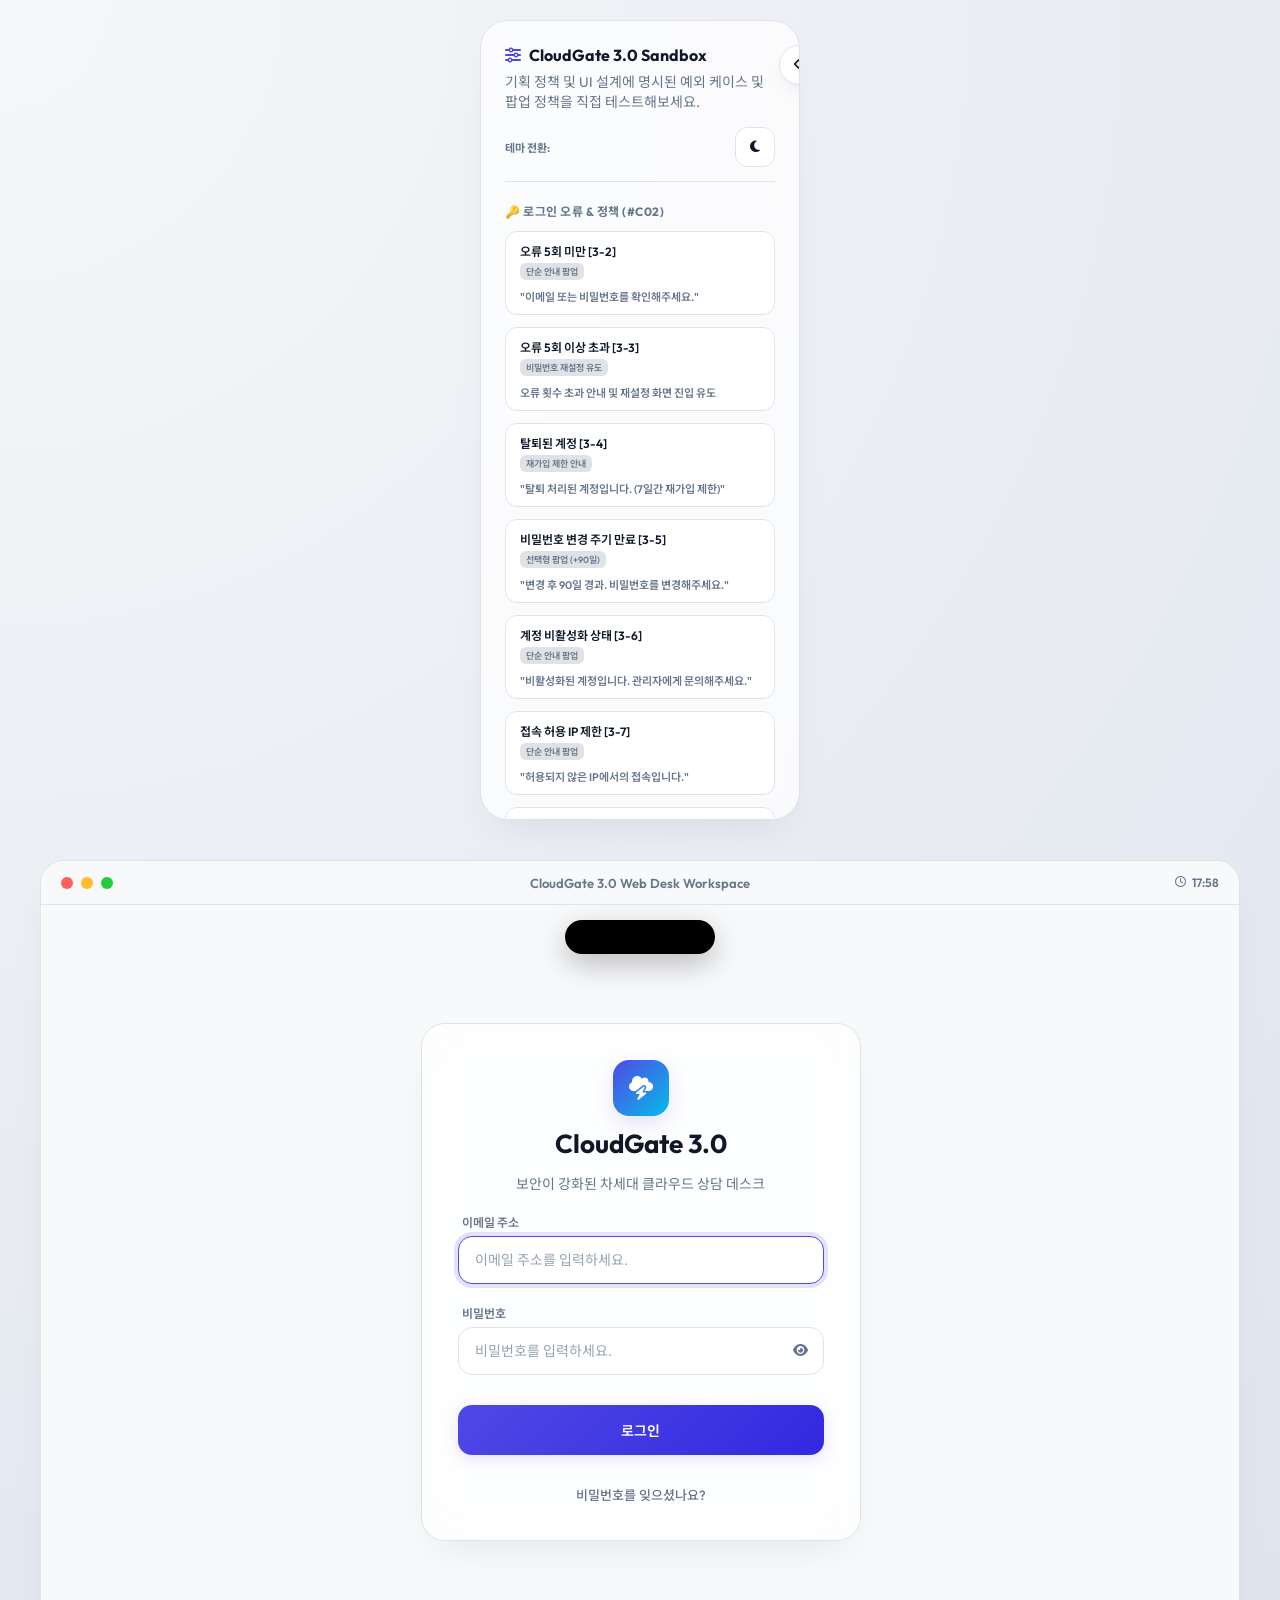
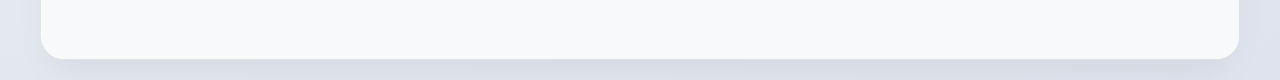
<file: index.html>
<!DOCTYPE html>
<html lang="ko" data-theme="light">
<head>
  <meta charset="UTF-8">
  <meta name="viewport" content="width=device-width, initial-scale=1.0">
  <title>CloudGate 3.0 Mobile Prototype</title>
  <!-- FontAwesome Icons -->
  <link rel="stylesheet" href="https://cdnjs.cloudflare.com/ajax/libs/font-awesome/6.4.0/css/all.min.css">
  <!-- Core Design System -->
  <link rel="stylesheet" href="style.css">
</head>
<body>

  <div class="app-container">
    
    <!-- --- [LEFT SIDE] INTERACTIVE POLICY CONTROLLER --- -->
    <div class="control-panel" id="control-panel">
      <button class="control-panel-toggle" id="control-panel-toggle" aria-label="제어판 접기/펴기">
        <i class="fa-solid fa-angles-left"></i>
      </button>
      <div class="panel-header">
        <h2>
          <i class="fa-solid fa-sliders-h" style="color: var(--primary-color);"></i>
          CloudGate 3.0 Sandbox
        </h2>
        <p>기획 정책 및 UI 설계에 명시된 예외 케이스 및 팝업 정책을 직접 테스트해보세요.</p>
        
        <!-- Theme Toggle & Status Summary -->
        <div style="display: flex; align-items: center; justify-content: space-between; margin-top: 10px;">
          <span style="font-size: 11px; font-weight: 700; color: var(--text-secondary);">테마 전환:</span>
          <button class="theme-toggle-btn" id="theme-toggle" aria-label="테마 전환">
            <i class="fa-solid fa-moon"></i>
          </button>
        </div>
      </div>

      <!-- Section: Login & Authentication Policies -->
      <div class="panel-section">
        <h3>🔑 로그인 오류 & 정책 (#C02)</h3>
        
        <button class="policy-btn" data-policy="wrong-pw">
          <span class="title">오류 5회 미만 [3-2]</span>
          <span class="tag">단순 안내 팝업</span>
          <p style="font-size: 11px; margin-top: 4px;">"이메일 또는 비밀번호를 확인해주세요."</p>
        </button>

        <button class="policy-btn" data-policy="too-many-fails">
          <span class="title">오류 5회 이상 초과 [3-3]</span>
          <span class="tag">비밀번호 재설정 유도</span>
          <p style="font-size: 11px; margin-top: 4px;">오류 횟수 초과 안내 및 재설정 화면 진입 유도</p>
        </button>

        <button class="policy-btn" data-policy="withdrawn-acc">
          <span class="title">탈퇴된 계정 [3-4]</span>
          <span class="tag">재가입 제한 안내</span>
          <p style="font-size: 11px; margin-top: 4px;">"탈퇴 처리된 계정입니다. (7일간 재가입 제한)"</p>
        </button>

        <button class="policy-btn" data-policy="pw-expired">
          <span class="title">비밀번호 변경 주기 만료 [3-5]</span>
          <span class="tag">선택형 팝업 (+90일)</span>
          <p style="font-size: 11px; margin-top: 4px;">"변경 후 90일 경과. 비밀번호를 변경해주세요."</p>
        </button>

        <button class="policy-btn" data-policy="account-disabled">
          <span class="title">계정 비활성화 상태 [3-6]</span>
          <span class="tag">단순 안내 팝업</span>
          <p style="font-size: 11px; margin-top: 4px;">"비활성화된 계정입니다. 관리자에게 문의해주세요."</p>
        </button>

        <button class="policy-btn" data-policy="ip-restricted">
          <span class="title">접속 허용 IP 제한 [3-7]</span>
          <span class="tag">단순 안내 팝업</span>
          <p style="font-size: 11px; margin-top: 4px;">"허용되지 않은 IP에서의 접속입니다."</p>
        </button>

        <button class="policy-btn" data-policy="double-login">
          <span class="title">중복 로그인 시도 [3-8]</span>
          <span class="tag">선택형 팝업</span>
          <p style="font-size: 11px; margin-top: 4px;">"다른 기기에서 로그인 중입니다. 접속하시겠습니까?"</p>
        </button>
      </div>

      <!-- Section: Auto-Logout policies -->
      <div class="panel-section">
        <h3>⏳ 자동 로그아웃 정책 (Sec 4)</h3>
        
        <button class="policy-btn" data-policy="force-logout-other">
          <span class="title">타 기기 로그인 강제 로그아웃 [7-1]</span>
          <span class="tag">강제 로그아웃</span>
          <p style="font-size: 11px; margin-top: 4px;">타 계정 강제 로그인 감지에 따른 세션 종료</p>
        </button>

        <button class="policy-btn" data-policy="auto-logout">
          <span class="title">자동 로그아웃 실행 [7-2]</span>
          <span class="tag">강제 로그아웃</span>
          <p style="font-size: 11px; margin-top: 4px;">보안 정책에 따라 세션 만료 및 로그인 창 리로드</p>
        </button>

        <button class="policy-btn" data-policy="force-logout-permission">
          <span class="title">권한 변경 강제 로그아웃 [7-3]</span>
          <span class="tag">강제 로그아웃</span>
          <p style="font-size: 11px; margin-top: 4px;">워크플레이스 내 사용자 권한 변경으로 강제 로그아웃</p>
        </button>
      </div>

      <!-- Section: Sandbox My Info Settings Controllers -->
      <div class="panel-section">
        <h3>⚙️ 내정보 설정 테스트 제어</h3>
        
        <div style="display: flex; flex-direction: column; gap: 10px; padding: 12px; background: var(--bg-phone); border: 1.5px solid var(--border-color); border-radius: 12px; margin-top: 8px;">
          
          <div style="display: flex; flex-direction: column; gap: 4px;">
            <label for="test-user-role" style="font-size: 11px; font-weight: 700; color: var(--text-secondary);">현재 테스트 계정 권한</label>
            <div class="select-wrapper" style="width: 100%;">
              <select id="test-user-role" style="width: 100%; padding: 8px 12px; border-radius: 8px; border: 1.5px solid var(--border-color); background: var(--bg-surface); color: var(--text-primary); font-family: var(--font-family); font-size: 12px;">
                <option value="owner" selected>소유자 (Owner)</option>
                <option value="admin">관리자 (Admin)</option>
                <option value="member">멤버 (Member)</option>
              </select>
            </div>
          </div>

          <div style="display: flex; align-items: center; gap: 8px; margin-top: 4px;">
            <input type="checkbox" id="test-ongoing-chat" style="width: 15px; height: 15px; accent-color: var(--primary-color); cursor: pointer;">
            <label for="test-ongoing-chat" style="font-size: 11px; font-weight: 700; color: var(--text-secondary); cursor: pointer; user-select: none;">진행 중인 상담 존재 여부</label>
          </div>

        </div>
      </div>

      <!-- Instructions Link -->
      <div style="font-size: 11px; color: var(--text-tertiary); text-align: center; border-top: 1.5px solid var(--border-color); padding-top: 12px; margin-top: 10px;">
        Designed for <strong style="color: var(--primary-color);">yenvely/yeni-prototype</strong>
      </div>
    </div>

    <!-- --- [RIGHT SIDE] PREMIUM DESKTOP SaaS WEB FRAME --- -->
    <div class="web-app-frame" id="web-app-frame">
      
      <!-- Mac-style Window Header -->
      <div class="window-header">
        <div class="window-dots">
          <span class="window-dot close"></span>
          <span class="window-dot minimize"></span>
          <span class="window-dot maximize"></span>
        </div>
        <div class="window-title">CloudGate 3.0 Web Desk Workspace</div>
        
        <!-- Live clock inside window header, keeping device-time id active -->
        <div class="window-system-time">
          <i class="fa-regular fa-clock" style="font-size: 11px;"></i>
          <span id="device-time">14:02</span>
        </div>
      </div>

      <div class="web-workspace">
        
        <!-- Dynamic Island Toast Alert inside workspace -->
        <div class="dynamic-island" id="island">
          <div class="island-content" id="island-content">
            <i class="fa-solid fa-circle-check" style="color: var(--success-color);"></i>
            <span>Welcome to CloudGate</span>
          </div>
        </div>

        <!-- Sidebar Navigation (Positioned on the left inside web-workspace) -->
        <div class="bottom-nav" id="bottom-nav">
          <div class="sidebar-brand">
            <i class="fa-solid fa-cloud-bolt"></i>
            <span>CloudGate 3.0</span>
          </div>
          
          <div class="sidebar-menu">
            <div class="nav-item active" id="nav-home">
              <i class="fa-solid fa-house"></i>
              <span>홈 대시보드</span>
            </div>
            <div class="nav-item" id="nav-chat">
              <i class="fa-solid fa-comments"></i>
              <span>상담 데스크</span>
            </div>
            <div class="nav-item" id="nav-design-system">
              <i class="fa-solid fa-palette"></i>
              <span>디자인 시스템</span>
            </div>
            <div class="nav-item" id="nav-mypage">
              <i class="fa-solid fa-user"></i>
              <span>마이페이지</span>
            </div>
          </div>

          <!-- Active profile summary card in desktop sidebar -->
          <div class="sidebar-profile-card">
            <div class="sidebar-avatar" id="sidebar-avatar-initial">권</div>
            <div class="sidebar-profile-details">
              <div class="profile-name">권예은</div>
              <div class="profile-role">소유자</div>
            </div>
          </div>
        </div>

        <!-- Main Desktop Content Viewport -->
        <div class="viewport">

        <!-- --- POPUP OVERLAY (Common Modal for Policies) --- -->
        <div class="popup-overlay" id="popup-overlay">
          <div class="popup-card">
            <div class="popup-icon" id="popup-icon-box">
              <i class="fa-solid fa-circle-exclamation"></i>
            </div>
            <div class="popup-title" id="popup-title">알림</div>
            <div class="popup-body" id="popup-body">본문 내용이 표시되는 곳입니다.</div>
            <div class="popup-buttons" id="popup-buttons-container">
              <!-- Dynamically populated buttons -->
              <button class="btn btn-primary" style="padding: 10px 16px;">확인</button>
            </div>
          </div>
        </div>

        <!-- --- SCREEN 1: LOGIN (SCR-LOGIN-001) --- -->
        <div class="screen screen-login active" id="screen-login">
          <div class="login-card">
            <div class="login-header">
              <div class="service-logo">
                <i class="fa-solid fa-cloud-bolt"></i>
              </div>
              <h1>CloudGate 3.0</h1>
              <p>보안이 강화된 차세대 클라우드 상담 데스크</p>
            </div>

            <div class="login-form">
              <!-- Email Input Field -->
              <div class="input-group" id="email-group">
                <label for="email">이메일 주소</label>
                <div class="input-wrapper">
                  <input 
                    type="email" 
                    id="email" 
                    class="input-field" 
                    placeholder="이메일 주소를 입력하세요." 
                    autocomplete="email"
                    required
                  >
                </div>
                <span class="error-msg" id="email-error">
                  <i class="fa-solid fa-triangle-exclamation"></i>
                  <span class="text">필수 입력 항목입니다.</span>
                </span>
              </div>

              <!-- Password Input Field -->
              <div class="input-group" id="pw-group">
                <label for="password">비밀번호</label>
                <div class="input-wrapper">
                  <input 
                    type="password" 
                    id="password" 
                    class="input-field" 
                    placeholder="비밀번호를 입력하세요." 
                    required
                  >
                  <button type="button" class="toggle-pw" id="toggle-pw-btn" aria-label="비밀번호 보기">
                    <i class="fa-solid fa-eye" id="eye-icon"></i>
                  </button>
                </div>
                <span class="error-msg" id="pw-error">
                  <i class="fa-solid fa-triangle-exclamation"></i>
                  <span class="text">필수 입력 항목입니다.</span>
                </span>
              </div>

              <button class="btn btn-primary" id="login-btn" style="margin-top: 10px;">
                <span class="btn-text">로그인</span>
                <div class="spinner" id="login-spinner"></div>
              </button>

              <a href="#" class="forgot-pw" id="trigger-forgot-pw-link">비밀번호를 잊으셨나요?</a>
            </div>
          </div>
        </div>

        <!-- --- SCREEN 1.5: FIND & RESET PASSWORD (NEW FLOW) --- -->
        <div class="screen screen-forgot-pw" id="screen-forgot-pw">
          <div class="forgot-pw-card">
            <div style="display: flex; align-items: center; gap: 12px; margin-bottom: 12px;">
              <button class="chat-back-btn" id="forgot-pw-back-btn" aria-label="뒤로가기">
                <i class="fa-solid fa-chevron-left"></i>
              </button>
              <h2 style="font-size: 16px;">비밀번호 찾기 / 재설정</h2>
            </div>

            <!-- Step Progress Indicator -->
            <div class="steps-indicator">
              <div class="step-node active" id="step-node-1">
                <i class="fa-solid fa-shield-halved"></i>
                <span>1. 이메일 인증</span>
              </div>
              <div class="step-node" id="step-node-2">
                <i class="fa-solid fa-key"></i>
                <span>2. 새 비밀번호</span>
              </div>
            </div>

            <!-- STEP 1: Email Code Sending & Verification -->
            <div class="forgot-pw-step active" id="forgot-step-1">
              <p style="font-size: 12px; margin-bottom: 12px;">등록된 이메일 주소로 전송된 6자리 인증 코드를 작성해주세요.</p>
              
              <div class="input-group">
                <label>이메일 주소</label>
                <div class="input-wrapper" style="gap: 8px;">
                  <input type="email" id="forgot-email" class="input-field" placeholder="가입 이메일을 입력하세요.">
                  <button class="btn btn-primary" id="send-code-btn" style="padding: 12px 14px; width: auto; font-size: 12px; white-space: nowrap;">
                    코드 전송
                  </button>
                </div>
              </div>

              <div class="input-group">
                <label>인증코드 (6자리)</label>
                <input type="text" id="forgot-code" class="input-field" placeholder="인증코드 6자리를 입력하세요" disabled maxlength="6">
                
                <div class="timer-box" id="forgot-timer-box" style="display: none;">
                  <i class="fa-solid fa-clock"></i>
                  <span id="verification-timer">30:00</span>
                </div>
              </div>

              <button class="btn btn-primary" id="verify-code-btn" style="margin-top: 10px;" disabled>
                인증 완료
              </button>
            </div>

            <!-- STEP 2: Password Complexity Checklist Setting -->
            <div class="forgot-pw-step" id="forgot-step-2">
              <p style="font-size: 12px; color: var(--text-secondary); margin-bottom: 12px;">보안 정책에 부합하는 새로운 강력한 비밀번호를 설정하세요.</p>
              
              <!-- New Password Input -->
              <div class="input-group" id="forgot-new-pw-group">
                <label>새 비밀번호</label>
                <div class="input-wrapper">
                  <input type="password" id="forgot-new-pw" class="input-field" placeholder="새 비밀번호 입력">
                  <button type="button" class="toggle-pw" id="forgot-toggle-pw-1">
                    <i class="fa-solid fa-eye" id="forgot-eye-1"></i>
                  </button>
                </div>
              </div>

              <!-- Confirm Password Input -->
              <div class="input-group" id="forgot-confirm-pw-group">
                <label>비밀번호 확인</label>
                <div class="input-wrapper">
                  <input type="password" id="forgot-confirm-pw" class="input-field" placeholder="비밀번호 재확인 입력">
                  <button type="button" class="toggle-pw" id="forgot-toggle-pw-2">
                    <i class="fa-solid fa-eye" id="forgot-eye-2"></i>
                  </button>
                </div>
                <span class="error-msg" id="forgot-confirm-error">
                  <i class="fa-solid fa-triangle-exclamation"></i>
                  <span class="text">비밀번호가 일치하지 않습니다.</span>
                </span>
              </div>

              <!-- Policy Checklist Boxes (Dynamic checkmarks) -->
              <ul class="pw-rules">
                <li id="rule-length"><i class="fa-solid fa-circle-dot"></i> 최소 8자 이상</li>
                <li id="rule-lower"><i class="fa-solid fa-circle-dot"></i> 소문자 포함</li>
                <li id="rule-upper"><i class="fa-solid fa-circle-dot"></i> 대문자 포함</li>
                <li id="rule-number"><i class="fa-solid fa-circle-dot"></i> 숫자 포함</li>
                <li id="rule-special"><i class="fa-solid fa-circle-dot"></i> 특수문자 포함</li>
                <li id="rule-match"><i class="fa-solid fa-circle-dot"></i> 비밀번호 일치</li>
              </ul>

              <button class="btn btn-primary" id="change-pw-submit-btn" style="margin-top: 10px;" disabled>
                비밀번호 변경 완료
              </button>
            </div>
          </div>
        </div>

        <!-- --- SCREEN 2: HOME (DASHBOARD) --- -->
        <div class="screen screen-home" id="screen-home">
          <div class="home-header">
            <div class="welcome">
              <p style="font-size: 12px; margin-bottom: 2px;">반갑습니다,</p>
              <h2>권예은님</h2>
            </div>
            <div class="user-badge">
              <i class="fa-solid fa-crown" style="font-size: 10px;"></i>
              소유자
            </div>
          </div>

          <!-- Overview Stat Cards Grid -->
          <div class="stat-grid">
            <div class="stat-card" style="cursor: pointer;" id="home-stat-waiting">
              <div class="icon-wrapper">
                <i class="fa-solid fa-comments"></i>
              </div>
              <span class="val" id="val-waiting">1</span>
              <span class="lbl">상담 요청 대기</span>
            </div>
            <div class="stat-card" style="cursor: pointer;" id="home-stat-ongoing">
              <div class="icon-wrapper" style="background: hsla(192, 95%, 47%, 0.15); color: var(--accent-color);">
                <i class="fa-solid fa-headset"></i>
              </div>
              <span class="val" id="val-ongoing">0</span>
              <span class="lbl">진행 중인 상담</span>
            </div>
          </div>

          <!-- SVG Chart Widget -->
          <div class="chart-widget">
            <div class="chart-header">
              <span class="title">오늘의 상담 인입 추이</span>
              <span class="tag">인입 급증</span>
            </div>
            <svg class="chart-svg" viewBox="0 0 200 80">
              <defs>
                <linearGradient id="chart-grad" x1="0" y1="0" x2="0" y2="1">
                  <stop offset="0%" stop-color="var(--primary-color)" stop-opacity="0.3"></stop>
                  <stop offset="100%" stop-color="var(--primary-color)" stop-opacity="0.00"></stop>
                </linearGradient>
              </defs>
              <path 
                class="chart-line" 
                fill="none" 
                stroke="var(--primary-color)" 
                stroke-width="3" 
                stroke-linecap="round"
                d="M10 70 L40 65 L70 40 L100 45 L130 18 L160 30 L190 10"
              />
              <path 
                fill="url(#chart-grad)" 
                d="M10 70 L40 65 L70 40 L100 45 L130 18 L160 30 L190 10 L190 75 L10 75 Z"
              />
              <!-- Data Point Indicators -->
              <circle cx="130" cy="18" r="4" fill="var(--primary-color)"></circle>
              <circle cx="190" cy="10" r="4" fill="var(--accent-color)"></circle>
            </svg>
          </div>

          <!-- Counseling Channels Section -->
          <div class="channels-section">
            <h2 style="font-size: 14px; margin-bottom: 4px;">활성 상담 채널</h2>
            <div class="channel-list">
              <div class="channel-item">
                <div class="channel-info">
                  <div class="channel-icon" style="background: #3B82F6;">
                    <i class="fa-solid fa-globe"></i>
                  </div>
                  <span class="channel-name">웹챗 (WebChat)</span>
                </div>
                <span class="channel-status active">ON</span>
              </div>
              <div class="channel-item">
                <div class="channel-info">
                  <div class="channel-icon" style="background: #FEE500; color: #3C1E1E;">
                    <i class="fa-solid fa-comment"></i>
                  </div>
                  <span class="channel-name">카카오 상담톡</span>
                </div>
                <span class="channel-status active">ON</span>
              </div>
              <div class="channel-item">
                <div class="channel-info">
                  <div class="channel-icon" style="background: #03C75A;">
                    <i class="fa-solid fa-n"></i>
                  </div>
                  <span class="channel-name">네이버 톡톡</span>
                </div>
                <span class="channel-status">대기</span>
              </div>
            </div>
          </div>
        </div>

        <!-- --- SCREEN 2.5: COUNSELING DESK / CHAT SIMULATOR (NEW SCREEN) --- -->
        <div class="screen screen-chat" id="screen-chat">
          
          <div class="chat-sidebar-pane">
            <!-- Chat Queue tabs -->
            <div class="chat-tab-header">
              <div class="chat-tab active" id="tab-waiting">
                대기 중
                <span class="badge" id="waiting-count-badge">1</span>
              </div>
              <div class="chat-tab" id="tab-ongoing">
                진행 중
                <span class="badge" id="ongoing-count-badge" style="background: var(--accent-color); display: none;">0</span>
              </div>
            </div>

            <!-- Chat Lists container -->
            <div class="chat-queue-list" id="chat-queue-list">
              <!-- Dynamically populated room cards. Example initially present: -->
              <div class="chat-room-item" id="waiting-room-minsu">
                <div class="chat-room-info">
                  <div class="customer-avatar">김</div>
                  <div class="chat-room-text">
                    <span class="customer-name">김민수 고객</span>
                    <span class="chat-room-lastmsg">결제 플랜 및 구독 관리 변경 문의드립니다...</span>
                  </div>
                </div>
                <button class="btn btn-primary" id="start-chat-btn" style="width: auto; padding: 6px 12px; font-size: 11px; border-radius: 8px;">
                  상담 시작
                </button>
              </div>

              <!-- Empty indicator -->
              <div id="chat-empty-msg" style="display: none; text-align: center; color: var(--text-tertiary); font-size: 12px; margin-top: 40px; width: 100%;">
                <i class="fa-solid fa-check-circle" style="font-size: 24px; color: var(--success-color); margin-bottom: 8px; display: block;"></i>
                상담 요청 대기 건이 없습니다.
              </div>
            </div>
          </div>

          <!-- Chat Interface Dialog Layer -->
          <div class="chat-interface" id="chat-interface">
            <div class="chat-interface-header">
              <div style="display: flex; align-items: center; gap: 8px;">
                <button class="chat-back-btn" id="chat-interface-back">
                  <i class="fa-solid fa-chevron-left"></i>
                </button>
                <div style="display: flex; flex-direction: column;">
                  <span class="customer-name" style="font-size: 13px;">김민수 고객</span>
                  <span id="chat-elapsed-timer" style="font-size: 10px; color: var(--text-secondary);">경과 시간: 00:00</span>
                </div>
              </div>
              <button class="btn btn-secondary" id="end-chat-btn" style="width: auto; padding: 6px 12px; font-size: 11px; border-radius: 8px; background: var(--error-glow); color: var(--error-color);">
                상담 종료
              </button>
            </div>

            <!-- Message speech bubble thread -->
            <div class="chat-history" id="chat-history">
              <div class="msg-bubble customer">
                안녕하세요. 이번 달 청구 요금제 플랜을 변경하고 싶은데 소유자 계정만 변경 가능한가요?
              </div>
            </div>

            <!-- Input controller area -->
            <div class="chat-input-pane">
              <select class="chat-quick-templates" id="chat-quick-templates">
                <option value="" disabled selected>⚡ 상담 템플릿 빠른 전송</option>
                <option value="welcome">첫 인사: 안녕하세요, 반갑습니다. 선임상담사 권예은입니다.</option>
                <option value="plan_info">안내: 구독 결제 수단 변경은 소유자 권한 회원만 결제 관리에서 즉시 변경 가능합니다.</option>
                <option value="bye">끝 인사: 다른 문의 사항 있으시면 언제든 대시보드를 찾아주세요. 감사합니다.</option>
              </select>
              
              <div class="chat-send-row">
                <textarea class="chat-textbox" id="chat-textbox" placeholder="메시지를 입력하세요..."></textarea>
                <button class="chat-send-btn" id="chat-send-btn">
                  <i class="fa-solid fa-paper-plane"></i>
                </button>
              </div>
            </div>
          </div>

          <!-- Empty state placeholder for right pane -->
          <div class="chat-placeholder" id="chat-placeholder">
            <div class="placeholder-content">
              <i class="fa-solid fa-comments" style="font-size: 48px; color: var(--primary-color); opacity: 0.8; margin-bottom: 16px;"></i>
              <h3>상담을 선택해주세요</h3>
              <p>대기 중이거나 진행 중인 고객 상담을 선택하면 여기에 대화창이 활성화됩니다.</p>
            </div>
          </div>

        </div>

        <!-- --- SCREEN 3: MY PAGE --- -->
        <div class="screen screen-mypage" id="screen-mypage">
          <div class="profile-card">
            <div class="avatar-wrapper">
              <i class="fa-solid fa-user-gear"></i>
            </div>
            <div class="profile-info">
              <div class="profile-name">권예은</div>
              <div class="profile-role">워크플레이스 소유자</div>
            </div>
          </div>

          <!-- My Info Settings Navigation Button -->
          <div class="setting-list" style="margin-top: 12px; margin-bottom: 4px;">
            <div class="setting-item" id="go-to-myinfo-btn" style="cursor: pointer; border: 1.5px solid var(--border-color); border-radius: 14px; padding: 14px 16px; background: var(--bg-surface); display: flex; justify-content: space-between; align-items: center; transition: all var(--transition-fast);">
              <div class="setting-item-label" style="display: flex; align-items: center; gap: 10px;">
                <i class="fa-solid fa-user-pen" style="color: var(--primary-color);"></i>
                <span style="font-weight: 600;">내정보 설정</span>
              </div>
              <i class="fa-solid fa-chevron-right" style="font-size: 12px; color: var(--text-tertiary);"></i>
            </div>
          </div>

          <!-- Live Settings Group -->
          <div class="settings-group">
            <h3>보안 설정</h3>
            <div class="setting-list">
              <div class="setting-item">
                <div class="setting-item-label">
                  <i class="fa-solid fa-user-shield"></i>
                  <span>2단계 인증 로그인</span>
                </div>
                <label class="switch">
                  <input type="checkbox" id="two-step-toggle" checked>
                  <span class="slider"></span>
                </label>
              </div>
              <div class="setting-item">
                <div class="setting-item-label">
                  <i class="fa-solid fa-hourglass-half"></i>
                  <span>자동 로그아웃 시간</span>
                </div>
                <div class="select-wrapper">
                  <select id="auto-logout-select">
                    <option value="1">1시간</option>
                    <option value="6" selected>6시간</option>
                    <option value="12">12시간</option>
                    <option value="24">24시간</option>
                  </select>
                </div>
              </div>
            </div>
          </div>

          <!-- Workspace Members List Management (NEW INTERACTIVE ROW) -->
          <div class="settings-group">
            <div style="display: flex; justify-content: space-between; align-items: center; padding-right: 4px;">
              <h3>워크플레이스 멤버 관리 (<span id="member-count">3</span>)</h3>
              <button id="invite-member-btn" style="border: none; background: none; color: var(--primary-color); font-size: 11px; font-weight: 700; cursor: pointer;">
                + 초대하기
              </button>
            </div>
            <div class="member-list-wrapper" id="member-list-wrapper">
              
              <!-- Row: Owner -->
              <div class="member-item-row">
                <div class="member-item-info">
                  <div class="member-item-avatar" style="background: var(--primary-glow); color: var(--primary-color);">권</div>
                  <div class="member-item-details">
                    <span class="member-item-name">권예은</span>
                    <span class="member-item-badge owner">소유자</span>
                  </div>
                </div>
                <span style="font-size: 11px; font-weight: 600; color: var(--text-tertiary); padding-right: 8px;">소유권자</span>
              </div>

              <!-- Row: Admin -->
              <div class="member-item-row" id="member-row-taehee">
                <div class="member-item-info">
                  <div class="member-item-avatar">김</div>
                  <div class="member-item-details">
                    <span class="member-item-name">김태희</span>
                    <span class="member-item-badge admin" id="badge-taehee">관리자</span>
                  </div>
                </div>
                <select class="member-role-select" data-member="taehee">
                  <option value="admin" selected>관리자</option>
                  <option value="member">멤버</option>
                  <option value="remove">강퇴</option>
                </select>
              </div>

              <!-- Row: Member -->
              <div class="member-item-row" id="member-row-seojin">
                <div class="member-item-info">
                  <div class="member-item-avatar">박</div>
                  <div class="member-item-details">
                    <span class="member-item-name">박서진</span>
                    <span class="member-item-badge" id="badge-seojin">멤버</span>
                  </div>
                </div>
                <select class="member-role-select" data-member="seojin">
                  <option value="admin">관리자</option>
                  <option value="member" selected>멤버</option>
                  <option value="remove">강퇴</option>
                </select>
              </div>

            </div>
          </div>

          <!-- Notification Toggles -->
          <div class="settings-group">
            <h3>알림 채널 정책</h3>
            <div class="setting-list">
              <div class="setting-item">
                <div class="setting-item-label">
                  <i class="fa-solid fa-envelope"></i>
                  <span>이메일 공식 안내 수신</span>
                </div>
                <label class="switch">
                  <input type="checkbox" checked>
                  <span class="slider"></span>
                </label>
              </div>
              <div class="setting-item">
                <div class="setting-item-label">
                  <i class="fa-solid fa-sms"></i>
                  <span>중요 SMS 문자 알림</span>
                </div>
                <label class="switch">
                  <input type="checkbox" checked>
                  <span class="slider"></span>
                </label>
              </div>
            </div>
          </div>

          <!-- Logout Button -->
          <button class="btn btn-secondary" id="logout-btn" style="margin-top: 10px;">
            <i class="fa-solid fa-right-from-bracket"></i>
            로그아웃
          </button>
        </div>

        <!-- --- SCREEN 3.5: MY INFO SETTINGS (NEW SCREEN) --- -->
        <div class="screen screen-myinfo-settings" id="screen-myinfo-settings" style="padding-top: 12px;">
          <!-- Header -->
          <div style="display: flex; align-items: center; justify-content: space-between; margin-bottom: 12px; border-bottom: 1.5px solid var(--border-color); padding-bottom: 8px;">
            <div style="display: flex; align-items: center; gap: 8px;">
              <button class="chat-back-btn" id="myinfo-back-btn" aria-label="뒤로가기" style="border: none; background: none; color: var(--text-primary); cursor: pointer; padding: 4px 8px;">
                <i class="fa-solid fa-chevron-left"></i>
              </button>
              <h2 style="font-size: 16px;">내정보 설정</h2>
            </div>
          </div>

          <div style="overflow-y: auto; flex: 1; display: flex; flex-direction: column; gap: 16px; padding-bottom: 10px;">
            
            <!-- Profile Avatar and Subtitles -->
            <div style="display: flex; flex-direction: column; align-items: center; gap: 6px; padding: 10px 0;">
              <div class="avatar-wrapper" style="width: 64px; height: 64px; border-radius: 50%; background: var(--primary-glow); color: var(--primary-color); display: flex; align-items: center; justify-content: center; font-size: 24px; font-weight: 700; box-shadow: var(--shadow-sm);">
                권
              </div>
              <div style="text-align: center;">
                <span class="user-badge" id="myinfo-badge-role" style="font-size: 10px; margin: 0 auto;">소유자</span>
              </div>
            </div>

            <!-- Name Input (Editable with validations) -->
            <div class="settings-group" style="margin-bottom: 4px;">
              <h3 style="margin-bottom: 6px; font-size: 12px; color: var(--text-secondary);">이름*</h3>
              <div class="input-group" id="myinfo-name-group" style="gap: 4px;">
                <div class="input-wrapper">
                  <input type="text" id="myinfo-name-input" class="input-field" placeholder="이름을 입력하세요." value="권예은" maxlength="20" required>
                </div>
                <span class="error-msg" id="myinfo-name-error" style="font-size: 11px; color: var(--error-color); margin-top: 2px;">
                  <i class="fa-solid fa-triangle-exclamation"></i>
                  <span class="text">필수 입력 항목입니다.</span>
                </span>
                
                <!-- Inline Action Panel for Name (Appears when dirty) -->
                <div id="myinfo-name-actions" style="display: none; justify-content: flex-end; gap: 8px; margin-top: 6px;">
                  <button type="button" class="btn btn-secondary" id="myinfo-name-cancel" style="width: auto; padding: 6px 12px; font-size: 11px; border-radius: 8px;">취소</button>
                  <button type="button" class="btn btn-primary" id="myinfo-name-save" style="width: auto; padding: 6px 12px; font-size: 11px; border-radius: 8px;">저장</button>
                </div>
              </div>
            </div>

            <!-- Account Details List (Read-only) -->
            <div class="settings-group">
              <h3>계정 정보</h3>
              <div class="setting-list" style="background: var(--bg-surface); border: 1.5px solid var(--border-color); border-radius: 14px; overflow: hidden;">
                
                <div style="display: flex; justify-content: space-between; align-items: center; padding: 12px 16px; border-bottom: 1px solid var(--border-color);">
                  <span style="font-size: 12px; color: var(--text-secondary);">이메일</span>
                  <span style="font-size: 12px; font-weight: 600;" id="myinfo-email-txt">twc1234@thewc.co.kr</span>
                </div>
                
                <div style="display: flex; justify-content: space-between; align-items: center; padding: 12px 16px; border-bottom: 1px solid var(--border-color);">
                  <span style="font-size: 12px; color: var(--text-secondary);">가입일자</span>
                  <span style="font-size: 12px; font-weight: 600;">2023.12.06</span>
                </div>

                <div style="display: flex; justify-content: space-between; align-items: center; padding: 12px 16px; border-bottom: 1px solid var(--border-color);">
                  <span style="font-size: 12px; color: var(--text-secondary);">가입방법</span>
                  <span style="font-size: 12px; font-weight: 600; display: flex; align-items: center; gap: 4px;">
                    <i class="fa-solid fa-envelope" style="font-size: 10px; color: var(--text-tertiary);"></i>
                    이메일
                  </span>
                </div>

                <div style="display: flex; justify-content: space-between; align-items: center; padding: 12px 16px; border-bottom: 1px solid var(--border-color);">
                  <span style="font-size: 12px; color: var(--text-secondary);">워크플레이스</span>
                  <span style="font-size: 12px; font-weight: 600; text-overflow: ellipsis; white-space: nowrap; overflow: hidden; max-width: 140px;" title="yenvely/yeni-prototype">yenvely/yeni-prototype</span>
                </div>

                <div style="display: flex; justify-content: space-between; align-items: center; padding: 12px 16px; border-bottom: 1px solid var(--border-color);">
                  <span style="font-size: 12px; color: var(--text-secondary);">권한</span>
                  <span class="user-badge" id="myinfo-role-txt" style="padding: 2px 6px; font-size: 10px;">소유자</span>
                </div>

                <div style="display: flex; justify-content: space-between; align-items: center; padding: 12px 16px;">
                  <span style="font-size: 12px; color: var(--text-secondary);">계정 상태</span>
                  <span style="font-size: 12px; font-weight: 600; color: var(--success-color); display: flex; align-items: center; gap: 4px;">
                    <i class="fa-solid fa-circle" style="font-size: 8px;"></i>
                    활성
                  </span>
                </div>

              </div>
            </div>

            <!-- Password Change Setting -->
            <div class="settings-group" id="myinfo-password-group-row">
              <h3>비밀번호 설정</h3>
              <div class="setting-list" style="background: var(--bg-surface); border: 1.5px solid var(--border-color); border-radius: 14px; overflow: hidden;">
                <div style="display: flex; justify-content: space-between; align-items: center; padding: 12px 16px;">
                  <div style="display: flex; flex-direction: column; gap: 2px;">
                    <span style="font-size: 12px; font-weight: 600;">비밀번호 변경</span>
                    <span style="font-size: 10px; color: var(--text-tertiary);" id="myinfo-pw-last-changed">최종 변경일: 2026. 04. 22 (28일 경과)</span>
                  </div>
                  <button type="button" class="btn btn-secondary" id="myinfo-change-pw-btn" style="width: auto; padding: 6px 12px; font-size: 11px; border-radius: 8px;">변경</button>
                </div>
              </div>
            </div>

            <!-- Phone Number Setting -->
            <div class="settings-group">
              <h3>휴대폰 번호 설정</h3>
              <div class="setting-list" style="background: var(--bg-surface); border: 1.5px solid var(--border-color); border-radius: 14px; overflow: hidden;">
                <div style="display: flex; justify-content: space-between; align-items: center; padding: 12px 16px;">
                  <div style="display: flex; flex-direction: column; gap: 2px;">
                    <span style="font-size: 12px; font-weight: 600;" id="myinfo-phone-txt">010-2222-2222</span>
                    <span style="font-size: 10px; color: var(--text-tertiary);">최종 변경일: 2026. 04. 22</span>
                  </div>
                  <button type="button" class="btn btn-secondary" id="myinfo-change-phone-btn" style="width: auto; padding: 6px 12px; font-size: 11px; border-radius: 8px;">변경</button>
                </div>
              </div>
            </div>

            <!-- Account Withdrawal -->
            <button class="btn btn-secondary" id="myinfo-withdraw-btn" style="margin-top: 10px; border: 1.5px solid var(--error-color); background: none; color: var(--error-color);">
              <i class="fa-solid fa-user-xmark"></i>
              회원 탈퇴
            </button>

          </div>
        </div>

        <!-- --- SCREEN 4: DESIGN SYSTEM SHOWCASE (NEW SCREEN) --- -->
        <div class="screen screen-design-system" id="screen-design-system" style="padding-top: 12px; overflow-y: auto;">
          <div style="display: flex; align-items: center; justify-content: space-between; margin-bottom: 12px; border-bottom: 1.5px solid var(--border-color); padding-bottom: 8px;">
            <div style="display: flex; align-items: center; gap: 8px;">
              <i class="fa-solid fa-palette" style="color: var(--primary-color); font-size: 18px;"></i>
              <h2 style="font-size: 16px;">디자인 시스템 쇼케이스</h2>
            </div>
            <span style="font-size: 11px; font-weight: 700; color: var(--text-secondary);">CloudGate 3.0 Live Theme Token</span>
          </div>

          <div class="design-system-grid" style="display: grid; grid-template-columns: 1fr; gap: 20px; padding-bottom: 20px;">
            
            <!-- Card 1: Color Palette -->
            <div class="ds-card" style="background: var(--bg-surface); border: 1.5px solid var(--border-color); border-radius: 16px; padding: 20px; box-shadow: var(--shadow-sm);">
              <h3 style="font-size: 14px; font-weight: 700; margin-bottom: 12px; color: var(--text-primary); display: flex; align-items: center; gap: 6px;">
                <i class="fa-solid fa-droplet" style="color: var(--primary-color);"></i>
                6대 시그니처 HSL 테마 컬러
              </h3>
              <p style="font-size: 12px; color: var(--text-secondary); margin-bottom: 16px;">Figma 규격에 명시된 6가지 핵심 테마 컬러로, 다크 모드에 맞춰 유기적인 명도/채도 대비를 지원합니다.</p>
              
              <div style="display: grid; grid-template-columns: repeat(auto-fit, minmax(130px, 1fr)); gap: 12px;">
                <div style="display: flex; flex-direction: column; gap: 6px; padding: 10px; border-radius: 12px; border: 1px solid var(--border-color); background: var(--bg-phone);">
                  <div style="height: 40px; border-radius: 8px; background: var(--primary-color); box-shadow: 0 4px 10px var(--primary-glow);"></div>
                  <span style="font-size: 11px; font-weight: 700;">Primary</span>
                  <span style="font-size: 9px; color: var(--text-tertiary);">HSL 243, 75%, 59%</span>
                </div>
                <div style="display: flex; flex-direction: column; gap: 6px; padding: 10px; border-radius: 12px; border: 1px solid var(--border-color); background: var(--bg-phone);">
                  <div style="height: 40px; border-radius: 8px; background: var(--secondary-color); box-shadow: 0 4px 10px var(--secondary-glow);"></div>
                  <span style="font-size: 11px; font-weight: 700;">Secondary</span>
                  <span style="font-size: 9px; color: var(--text-tertiary);">HSL 215, 15%, 55%</span>
                </div>
                <div style="display: flex; flex-direction: column; gap: 6px; padding: 10px; border-radius: 12px; border: 1px solid var(--border-color); background: var(--bg-phone);">
                  <div style="height: 40px; border-radius: 8px; background: var(--success-color); box-shadow: 0 4px 10px var(--success-glow);"></div>
                  <span style="font-size: 11px; font-weight: 700;">Success</span>
                  <span style="font-size: 9px; color: var(--text-tertiary);">HSL 142, 70%, 45%</span>
                </div>
                <div style="display: flex; flex-direction: column; gap: 6px; padding: 10px; border-radius: 12px; border: 1px solid var(--border-color); background: var(--bg-phone);">
                  <div style="height: 40px; border-radius: 8px; background: var(--warning-color); box-shadow: 0 4px 10px var(--warning-glow);"></div>
                  <span style="font-size: 11px; font-weight: 700;">Warning</span>
                  <span style="font-size: 9px; color: var(--text-tertiary);">HSL 38, 92%, 50%</span>
                </div>
                <div style="display: flex; flex-direction: column; gap: 6px; padding: 10px; border-radius: 12px; border: 1px solid var(--border-color); background: var(--bg-phone);">
                  <div style="height: 40px; border-radius: 8px; background: var(--error-color); box-shadow: 0 4px 10px var(--error-glow);"></div>
                  <span style="font-size: 11px; font-weight: 700;">Error</span>
                  <span style="font-size: 9px; color: var(--text-tertiary);">HSL 350, 89%, 60%</span>
                </div>
                <div style="display: flex; flex-direction: column; gap: 6px; padding: 10px; border-radius: 12px; border: 1px solid var(--border-color); background: var(--bg-phone);">
                  <div style="height: 40px; border-radius: 8px; background: var(--info-color); box-shadow: 0 4px 10px var(--info-glow);"></div>
                  <span style="font-size: 11px; font-weight: 700;">Info</span>
                  <span style="font-size: 9px; color: var(--text-tertiary);">HSL 192, 95%, 47%</span>
                </div>
              </div>
            </div>

            <!-- Card 2: Interactive Buttons Showcase -->
            <div class="ds-card" style="background: var(--bg-surface); border: 1.5px solid var(--border-color); border-radius: 16px; padding: 20px; box-shadow: var(--shadow-sm);">
              <h3 style="font-size: 14px; font-weight: 700; margin-bottom: 6px; color: var(--text-primary); display: flex; align-items: center; gap: 6px;">
                <i class="fa-solid fa-hand-pointer" style="color: var(--primary-color);"></i>
                버튼 컴포넌트 규격 & 4대 변형
              </h3>
              <p style="font-size: 12px; color: var(--text-secondary); margin-bottom: 16px;">
                Figma 디자인 가이드 명세에 따른 **3대 크기 규격(Large 52px, Medium 44px, Small 36px)**과 **4대 변형 스타일(Solid, Label, Outline, Text)**을 직접 클릭하여 `scale(0.98)` 반응 및 **Ripple 물결 효과**를 체험해보세요.
              </p>

              <!-- Sub-section: 3 Sizes -->
              <div style="margin-bottom: 24px;">
                <h4 style="font-size: 12px; font-weight: 700; color: var(--text-secondary); border-left: 3px solid var(--primary-color); padding-left: 6px; margin-bottom: 12px;">1) 3가지 크기 규격 (Sizes)</h4>
                <div style="display: flex; align-items: center; gap: 12px; flex-wrap: wrap;">
                  <button class="btn btn-solid btn-primary btn-lg">Large (52px)</button>
                  <button class="btn btn-solid btn-primary btn-md">Medium (44px)</button>
                  <button class="btn btn-solid btn-primary btn-sm">Small (36px)</button>
                </div>
              </div>

              <!-- Sub-section: 4 Variants -->
              <div>
                <h4 style="font-size: 12px; font-weight: 700; color: var(--text-secondary); border-left: 3px solid var(--primary-color); padding-left: 6px; margin-bottom: 12px;">2) 4가지 스타일 변형 (Variants Showcase)</h4>
                <div style="display: flex; flex-direction: column; gap: 16px;">
                  
                  <!-- Primary Row -->
                  <div style="display: grid; grid-template-columns: 80px 1fr; align-items: center; gap: 12px;">
                    <span style="font-size: 11px; font-weight: 700; color: var(--text-secondary);">Primary</span>
                    <div style="display: flex; gap: 8px; flex-wrap: wrap;">
                      <button class="btn btn-solid btn-primary btn-md">Solid</button>
                      <button class="btn btn-label btn-primary btn-md">Label</button>
                      <button class="btn btn-outline btn-primary btn-md">Outline</button>
                      <button class="btn btn-text btn-primary btn-md">Text</button>
                    </div>
                  </div>

                  <!-- Success Row -->
                  <div style="display: grid; grid-template-columns: 80px 1fr; align-items: center; gap: 12px;">
                    <span style="font-size: 11px; font-weight: 700; color: var(--text-secondary);">Success</span>
                    <div style="display: flex; gap: 8px; flex-wrap: wrap;">
                      <button class="btn btn-solid btn-success btn-md">Solid</button>
                      <button class="btn btn-label btn-success btn-md">Label</button>
                      <button class="btn btn-outline btn-success btn-md">Outline</button>
                      <button class="btn btn-text btn-success btn-md">Text</button>
                    </div>
                  </div>

                  <!-- Warning Row -->
                  <div style="display: grid; grid-template-columns: 80px 1fr; align-items: center; gap: 12px;">
                    <span style="font-size: 11px; font-weight: 700; color: var(--text-secondary);">Warning</span>
                    <div style="display: flex; gap: 8px; flex-wrap: wrap;">
                      <button class="btn btn-solid btn-warning btn-md">Solid</button>
                      <button class="btn btn-label btn-warning btn-md">Label</button>
                      <button class="btn btn-outline btn-warning btn-md">Outline</button>
                      <button class="btn btn-text btn-warning btn-md">Text</button>
                    </div>
                  </div>

                  <!-- Error Row -->
                  <div style="display: grid; grid-template-columns: 80px 1fr; align-items: center; gap: 12px;">
                    <span style="font-size: 11px; font-weight: 700; color: var(--text-secondary);">Error</span>
                    <div style="display: flex; gap: 8px; flex-wrap: wrap;">
                      <button class="btn btn-solid btn-error btn-md">Solid</button>
                      <button class="btn btn-label btn-error btn-md">Label</button>
                      <button class="btn btn-outline btn-error btn-md">Outline</button>
                      <button class="btn btn-text btn-error btn-md">Text</button>
                    </div>
                  </div>

                  <!-- Info Row -->
                  <div style="display: grid; grid-template-columns: 80px 1fr; align-items: center; gap: 12px;">
                    <span style="font-size: 11px; font-weight: 700; color: var(--text-secondary);">Info</span>
                    <div style="display: flex; gap: 8px; flex-wrap: wrap;">
                      <button class="btn btn-solid btn-info btn-md">Solid</button>
                      <button class="btn btn-label btn-info btn-md">Label</button>
                      <button class="btn btn-outline btn-info btn-md">Outline</button>
                      <button class="btn btn-text btn-info btn-md">Text</button>
                    </div>
                  </div>

                  <!-- Disabled State Example -->
                  <div style="display: grid; grid-template-columns: 80px 1fr; align-items: center; gap: 12px;">
                    <span style="font-size: 11px; font-weight: 700; color: var(--text-secondary);">Disabled</span>
                    <div style="display: flex; gap: 8px; flex-wrap: wrap;">
                      <button class="btn btn-solid btn-primary btn-md" disabled>Solid</button>
                      <button class="btn btn-label btn-primary btn-md" disabled>Label</button>
                      <button class="btn btn-outline btn-primary btn-md" disabled>Outline</button>
                      <button class="btn btn-text btn-primary btn-md" disabled>Text</button>
                    </div>
                  </div>

                </div>
              </div>

            </div>

            <!-- Card 3: Form Inputs & Controls -->
            <div class="ds-card" style="background: var(--bg-surface); border: 1.5px solid var(--border-color); border-radius: 16px; padding: 20px; box-shadow: var(--shadow-sm);">
              <h3 style="font-size: 14px; font-weight: 700; margin-bottom: 6px; color: var(--text-primary); display: flex; align-items: center; gap: 6px;">
                <i class="fa-solid fa-keyboard" style="color: var(--primary-color);"></i>
                텍스트 입력 필드 & 폼 요소 (Form Elements)
              </h3>
              <p style="font-size: 12px; color: var(--text-secondary); margin-bottom: 16px;">보더 반경 `14px`와 선 폭 `1.5px` 규격을 준수하며, 상태별(Focus, Success, Error) 보더 및 쉐도우 글로우 변화를 실시간 제공합니다.</p>
              
              <div style="display: grid; grid-template-columns: repeat(auto-fit, minmax(220px, 1fr)); gap: 16px;">
                
                <!-- Input Normal -->
                <div class="input-group">
                  <label style="font-size: 11px; font-weight: 600;">기본 입력 상태 (Default / Focus)</label>
                  <input type="text" class="input-field" placeholder="포커스 시 프라이머리 글로우 반영">
                </div>

                <!-- Input Success -->
                <div class="input-group has-success">
                  <label style="font-size: 11px; font-weight: 600;">검증 성공 상태 (Success)</label>
                  <input type="text" class="input-field" value="올바른 형식의 휴대폰 번호입니다." style="border-color: var(--success-color); box-shadow: 0 0 0 3px var(--success-glow);" readonly>
                  <span class="error-msg" style="display: flex; color: var(--success-color);"><i class="fa-solid fa-circle-check"></i> <span>성공 피드백 노출</span></span>
                </div>

                <!-- Input Error -->
                <div class="input-group has-error">
                  <label style="font-size: 11px; font-weight: 600;">검증 오류 상태 (Error)</label>
                  <input type="text" class="input-field" value="한글, 영문, 숫자만 입력 가능합니다." style="border-color: var(--error-color); box-shadow: 0 0 0 3px var(--error-glow);" readonly>
                  <span class="error-msg" style="display: flex; margin-top: 2px;"><i class="fa-solid fa-triangle-exclamation"></i> <span>에러 정책에 따라 인라인 즉시 안내</span></span>
                </div>

                <!-- Toggle Switch & Checkbox Showcase -->
                <div style="display: flex; flex-direction: column; gap: 12px; justify-content: center; padding: 10px; border-radius: 14px; border: 1.5px dashed var(--border-color); background: var(--bg-phone);">
                  <div style="display: flex; align-items: center; justify-content: space-between;">
                    <span style="font-size: 12px; font-weight: 600;">보안 이관 설정 스위치</span>
                    <label class="switch">
                      <input type="checkbox" id="ds-toggle-switch" checked>
                      <span class="slider"></span>
                    </label>
                  </div>
                  <div style="display: flex; align-items: center; gap: 8px;">
                    <input type="checkbox" id="ds-check-box" style="width: 16px; height: 16px; accent-color: var(--primary-color); cursor: pointer;" checked>
                    <label for="ds-check-box" style="font-size: 12px; font-weight: 600; cursor: pointer; user-select: none;">약관 최종 동의 체크박스</label>
                  </div>
                </div>

              </div>
            </div>

            <!-- Card 4: Badges & Initial Avatars -->
            <div class="ds-card" style="background: var(--bg-surface); border: 1.5px solid var(--border-color); border-radius: 16px; padding: 20px; box-shadow: var(--shadow-sm);">
              <h3 style="font-size: 14px; font-weight: 700; margin-bottom: 6px; color: var(--text-primary); display: flex; align-items: center; gap: 6px;">
                <i class="fa-solid fa-tags" style="color: var(--primary-color);"></i>
                역할별 배지 & 이니셜 아바타 (Badges & Avatars)
              </h3>
              <p style="font-size: 12px; color: var(--text-secondary); margin-bottom: 16px;">사용자 권한(Owner, Admin, Member)에 맞춘 뚜렷하고 고급스러운 배지 디자인 체계와 이니셜 원형 아바타 규격입니다.</p>

              <div style="display: flex; align-items: center; gap: 24px; flex-wrap: wrap;">
                
                <!-- Roles Badges -->
                <div style="display: flex; flex-direction: column; gap: 8px;">
                  <span style="font-size: 11px; font-weight: 700; color: var(--text-secondary);">1) 역할별 배지 (Role Badges)</span>
                  <div style="display: flex; gap: 8px; align-items: center;">
                    <span class="user-badge owner" style="padding: 4px 10px; font-size: 11px;">소유자 (Owner)</span>
                    <span class="user-badge admin" style="padding: 4px 10px; font-size: 11px; color: var(--accent-color); background: hsla(192, 95%, 47%, 0.15);">관리자 (Admin)</span>
                    <span class="user-badge member" style="padding: 4px 10px; font-size: 11px; color: var(--text-secondary); background: var(--border-color);">멤버 (Member)</span>
                  </div>
                </div>

                <!-- Initial Avatars -->
                <div style="display: flex; flex-direction: column; gap: 8px;">
                  <span style="font-size: 11px; font-weight: 700; color: var(--text-secondary);">2) 이니셜 아바타 (Initial Avatars)</span>
                  <div style="display: flex; gap: 10px; align-items: center;">
                    <div class="avatar-wrapper" style="width: 40px; height: 40px; border-radius: 50%; background: var(--primary-glow); color: var(--primary-color); display: flex; align-items: center; justify-content: center; font-size: 16px; font-weight: 700;">권</div>
                    <div class="avatar-wrapper" style="width: 40px; height: 40px; border-radius: 50%; background: hsla(192, 95%, 47%, 0.15); color: var(--accent-color); display: flex; align-items: center; justify-content: center; font-size: 16px; font-weight: 700;">김</div>
                    <div class="avatar-wrapper" style="width: 40px; height: 40px; border-radius: 50%; background: var(--border-color); color: var(--text-secondary); display: flex; align-items: center; justify-content: center; font-size: 16px; font-weight: 700;">박</div>
                  </div>
                </div>

              </div>
            </div>

          </div>
        </div>

        <!-- --- POPUP OVERLAY 2: PASSWORD CHANGE MODAL --- -->
        <div class="popup-overlay" id="myinfo-pw-modal">
          <div class="popup-card">
            <div class="popup-icon" style="color: var(--primary-color); background: var(--primary-glow); width: 44px; height: 44px; border-radius: 50%; display: flex; align-items: center; justify-content: center; margin: 0 auto 12px auto; font-size: 18px;">
              <i class="fa-solid fa-key"></i>
            </div>
            <div class="popup-title" style="margin-bottom: 12px; font-size: 15px;">비밀번호 변경</div>
            
            <div style="display: flex; flex-direction: column; gap: 10px; width: 100%; text-align: left; margin-bottom: 14px;">
              <!-- Current PW -->
              <div class="input-group" id="myinfo-curr-pw-group" style="gap: 4px;">
                <label style="font-size: 11px; font-weight: 600;">현재 비밀번호</label>
                <div class="input-wrapper">
                  <input type="password" id="myinfo-curr-pw" class="input-field" placeholder="현재 비밀번호를 입력하세요." style="padding: 10px 12px; font-size: 13px;" required>
                  <button type="button" class="toggle-pw" id="myinfo-toggle-curr-pw" style="right: 12px;"><i class="fa-solid fa-eye" id="myinfo-eye-curr"></i></button>
                </div>
                <span class="error-msg" id="myinfo-curr-pw-error" style="font-size: 10px;"><i class="fa-solid fa-triangle-exclamation"></i><span class="text">필수 입력 항목입니다.</span></span>
              </div>
              
              <!-- New PW -->
              <div class="input-group" id="myinfo-new-pw-group" style="gap: 4px;">
                <label style="font-size: 11px; font-weight: 600;">새 비밀번호</label>
                <div class="input-wrapper">
                  <input type="password" id="myinfo-new-pw" class="input-field" placeholder="새 비밀번호를 입력하세요." style="padding: 10px 12px; font-size: 13px;" required>
                  <button type="button" class="toggle-pw" id="myinfo-toggle-new-pw" style="right: 12px;"><i class="fa-solid fa-eye" id="myinfo-eye-new"></i></button>
                </div>
                <span class="error-msg" id="myinfo-new-pw-error" style="font-size: 10px;"><i class="fa-solid fa-triangle-exclamation"></i><span class="text">필수 입력 항목입니다.</span></span>
              </div>

              <!-- New PW Confirm -->
              <div class="input-group" id="myinfo-confirm-pw-group" style="gap: 4px;">
                <label style="font-size: 11px; font-weight: 600;">새 비밀번호 확인</label>
                <div class="input-wrapper">
                  <input type="password" id="myinfo-confirm-pw" class="input-field" placeholder="비밀번호를 한번 더 입력하세요." style="padding: 10px 12px; font-size: 13px;" required>
                  <button type="button" class="toggle-pw" id="myinfo-toggle-confirm-pw" style="right: 12px;"><i class="fa-solid fa-eye" id="myinfo-eye-confirm"></i></button>
                </div>
                <span class="error-msg" id="myinfo-confirm-pw-error" style="font-size: 10px;"><i class="fa-solid fa-triangle-exclamation"></i><span class="text">필수 입력 항목입니다.</span></span>
              </div>

              <!-- Complexity checks -->
              <ul class="pw-rules" id="myinfo-pw-rules-list" style="padding: 8px 10px; gap: 4px; border-radius: 10px; margin-top: 2px;">
                <li id="myinfo-rule-length"><i class="fa-solid fa-circle-dot"></i> 8~90자</li>
                <li id="myinfo-rule-lower"><i class="fa-solid fa-circle-dot"></i> 소문자</li>
                <li id="myinfo-rule-upper"><i class="fa-solid fa-circle-dot"></i> 대문자</li>
                <li id="myinfo-rule-number"><i class="fa-solid fa-circle-dot"></i> 숫자</li>
                <li id="myinfo-rule-special"><i class="fa-solid fa-circle-dot"></i> 특수문자</li>
                <li id="myinfo-rule-match"><i class="fa-solid fa-circle-dot"></i> 비밀번호 일치</li>
              </ul>
            </div>

            <div class="popup-buttons" style="gap: 8px;">
              <button class="btn btn-secondary" id="myinfo-pw-cancel" style="padding: 8px 12px; font-size: 12px; border-radius: 10px;">취소</button>
              <button class="btn btn-primary" id="myinfo-pw-submit" style="padding: 8px 12px; font-size: 12px; border-radius: 10px;" disabled>변경</button>
            </div>
          </div>
        </div>

        <!-- --- POPUP OVERLAY 3: PHONE NUMBER CHANGE MODAL --- -->
        <div class="popup-overlay" id="myinfo-phone-modal">
          <div class="popup-card">
            <div class="popup-icon" style="color: var(--accent-color); background: hsla(192, 95%, 47%, 0.15); width: 44px; height: 44px; border-radius: 50%; display: flex; align-items: center; justify-content: center; margin: 0 auto 12px auto; font-size: 18px;">
              <i class="fa-solid fa-mobile-screen"></i>
            </div>
            <div class="popup-title" style="margin-bottom: 12px; font-size: 15px;">휴대폰 번호 변경</div>
            
            <div style="display: flex; flex-direction: column; gap: 10px; width: 100%; text-align: left; margin-bottom: 14px;">
              
              <!-- Phone number input group -->
              <div class="input-group" id="myinfo-phone-group" style="gap: 4px;">
                <label style="font-size: 11px; font-weight: 600;">휴대폰 번호</label>
                <div class="input-wrapper" style="gap: 6px;">
                  <input type="text" id="myinfo-phone-input" class="input-field" placeholder="'-' 제외하고 숫자만 입력" style="padding: 10px 12px; font-size: 13px;" maxlength="13">
                  <button type="button" class="btn btn-primary" id="myinfo-phone-send-btn" style="width: auto; padding: 10px 12px; font-size: 11px; white-space: nowrap; border-radius: 10px; flex-shrink: 0;" disabled>보내기</button>
                </div>
                <span class="error-msg" id="myinfo-phone-error" style="font-size: 10px;"><i class="fa-solid fa-triangle-exclamation"></i><span class="text">필수 입력 항목입니다.</span></span>
              </div>
              
              <!-- Phone verify code input group (Initially disabled) -->
              <div class="input-group" id="myinfo-phone-code-group" style="gap: 4px; display: none;">
                <label style="font-size: 11px; font-weight: 600;">인증번호 (6자리)</label>
                <div class="input-wrapper" style="gap: 6px;">
                  <input type="text" id="myinfo-phone-code-input" class="input-field" placeholder="인증번호를 입력하세요." style="padding: 10px 12px; font-size: 13px;" maxlength="6" disabled>
                  <button type="button" class="btn btn-primary" id="myinfo-phone-verify-btn" style="width: auto; padding: 10px 12px; font-size: 11px; white-space: nowrap; border-radius: 10px; flex-shrink: 0;" disabled>인증</button>
                </div>
                
                <div style="display: flex; align-items: center; justify-content: space-between; margin-top: 2px;">
                  <div class="timer-box" id="myinfo-phone-timer-box" style="margin-top: 0; padding: 2px 6px; font-size: 10px; font-weight: 700; border-radius: 6px;">
                    <i class="fa-solid fa-clock"></i>
                    <span id="myinfo-phone-timer-txt">03:00</span>
                  </div>
                  <button type="button" id="myinfo-phone-resend-btn" style="border: none; background: none; color: var(--primary-color); font-size: 10px; font-weight: 700; cursor: pointer; text-decoration: underline;">재전송</button>
                </div>
                <span class="error-msg" id="myinfo-phone-code-error" style="font-size: 10px; margin-top: 2px;"><i class="fa-solid fa-triangle-exclamation"></i><span class="text">인증번호가 일치하지 않습니다.</span></span>
              </div>

            </div>

            <div class="popup-buttons" style="gap: 8px;">
              <button class="btn btn-secondary" id="myinfo-phone-cancel" style="padding: 8px 12px; font-size: 12px; border-radius: 10px;">취소</button>
              <button class="btn btn-primary" id="myinfo-phone-submit" style="padding: 8px 12px; font-size: 12px; border-radius: 10px;" disabled>변경</button>
            </div>
          </div>
        </div>

        </div> <!-- End of .viewport -->

      </div> <!-- End of .web-workspace -->
    </div> <!-- End of .web-app-frame -->

  </div>

  <!-- Toast Alerts Container -->
  <div class="toast-container" id="toast-container"></div>

  <!-- Interactivity Logic -->
  <script src="app.js"></script>
</body>
</html>
</file>
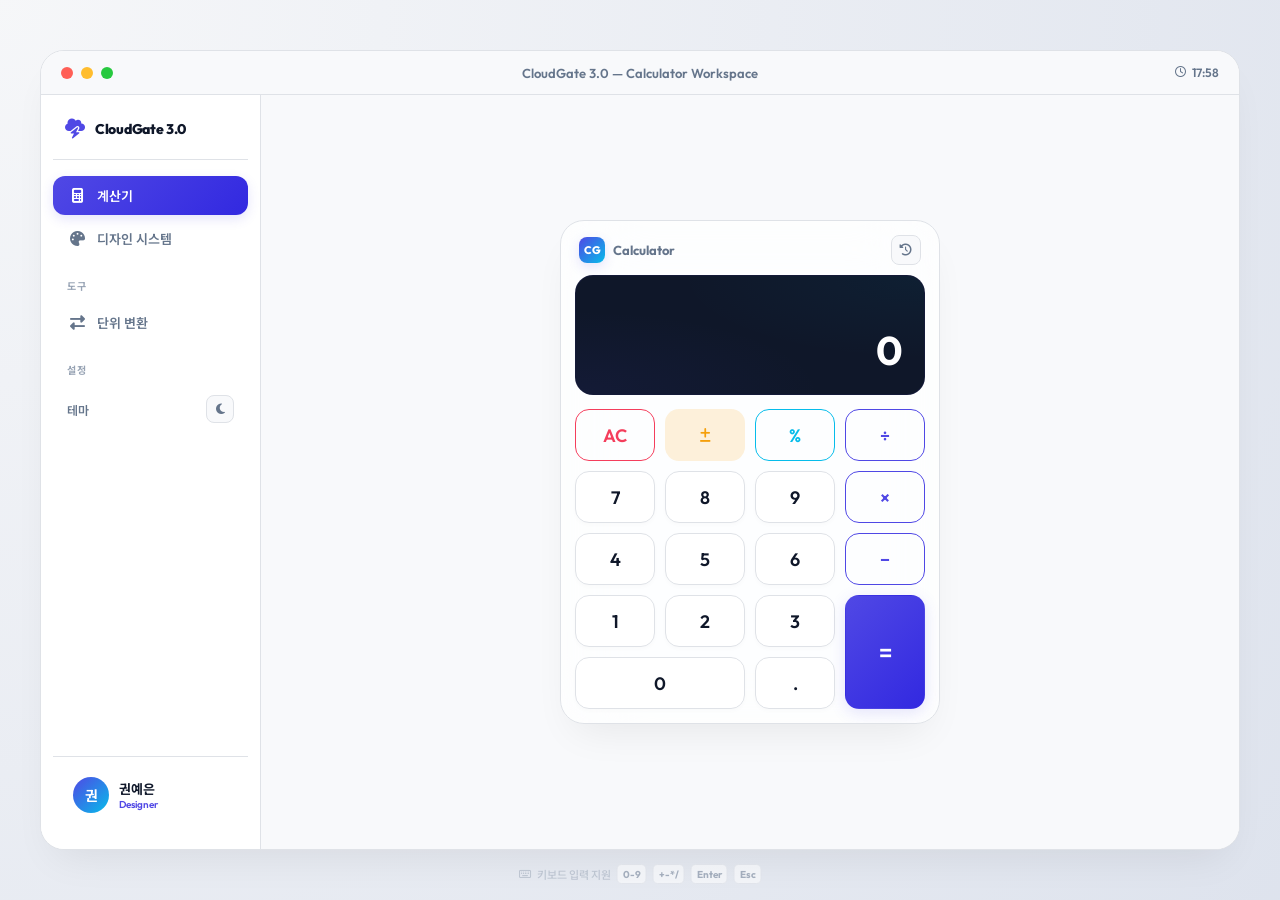
<file: index (2).html>
<!DOCTYPE html>
<html lang="ko" data-theme="light">
<head>
  <meta charset="UTF-8">
  <meta name="viewport" content="width=device-width, initial-scale=1.0">
  <meta name="description" content="CloudGate 3.0 디자인 시스템 기반 프리미엄 계산기 프로토타입">
  <title>CloudGate 3.0 — Calculator Prototype</title>
  <link rel="stylesheet" href="https://cdnjs.cloudflare.com/ajax/libs/font-awesome/6.4.0/css/all.min.css">
  <link rel="preconnect" href="https://fonts.googleapis.com">
  <link rel="preconnect" href="https://fonts.gstatic.com" crossorigin>
  <link href="https://fonts.googleapis.com/css2?family=Outfit:wght@300;400;500;600;700&family=Noto+Sans+KR:wght@300;400;500;700&display=swap" rel="stylesheet">
  <style>
    /* ==========================================
       FIGMA DESIGN SYSTEM TOKENS (동일 규격)
       ========================================== */
    :root {
      --primary-color: hsl(243, 75%, 59%);
      --primary-glow: hsla(243, 75%, 59%, 0.15);
      --primary-hover: hsl(243, 75%, 52%);
      --primary-active: hsl(243, 75%, 45%);

      --secondary-color: hsl(215, 15%, 55%);
      --secondary-glow: hsla(215, 15%, 55%, 0.15);
      --secondary-hover: hsl(215, 15%, 47%);
      --secondary-active: hsl(215, 15%, 40%);

      --success-color: hsl(142, 70%, 45%);
      --success-glow: hsla(142, 70%, 45%, 0.15);
      --success-hover: hsl(142, 70%, 39%);

      --warning-color: hsl(38, 92%, 50%);
      --warning-glow: hsla(38, 92%, 50%, 0.15);
      --warning-hover: hsl(38, 92%, 44%);

      --error-color: hsl(350, 89%, 60%);
      --error-glow: hsla(350, 89%, 60%, 0.15);
      --error-hover: hsl(350, 89%, 54%);

      --info-color: hsl(192, 95%, 47%);
      --info-glow: hsla(192, 95%, 47%, 0.15);
      --info-hover: hsl(192, 95%, 40%);

      --accent-color: hsl(192, 95%, 47%);

      /* Light Mode (Default) */
      --bg-desktop: radial-gradient(circle at 0% 0%, hsl(220, 20%, 97%) 0%, hsl(220, 30%, 90%) 100%);
      --bg-phone: hsl(220, 30%, 98%);
      --bg-surface: hsl(0, 0%, 100%);
      --bg-surface-glass: rgba(255, 255, 255, 0.75);
      --border-color: hsl(220, 15%, 89%);
      --border-focus: hsl(243, 75%, 59%);
      --text-primary: hsl(222, 47%, 11%);
      --text-secondary: hsl(215, 16%, 47%);
      --text-tertiary: hsl(215, 16%, 65%);
      --text-on-primary: hsl(0, 0%, 100%);

      --shadow-sm: 0 2px 4px rgba(0,0,0,0.02);
      --shadow-md: 0 10px 25px -5px rgba(0,0,0,0.05), 0 8px 10px -6px rgba(0,0,0,0.05);
      --shadow-lg: 0 20px 40px -15px rgba(0, 0, 0, 0.08);

      --font-family: 'Outfit', 'Noto Sans KR', sans-serif;
      --transition-fast: 0.2s cubic-bezier(0.4, 0, 0.2, 1);
      --transition-normal: 0.3s cubic-bezier(0.4, 0, 0.2, 1);
    }

    [data-theme="dark"] {
      --bg-desktop: radial-gradient(circle at 0% 0%, hsl(222, 47%, 11%) 0%, hsl(225, 45%, 6%) 100%);
      --bg-phone: hsl(224, 45%, 12%);
      --bg-surface: hsl(224, 45%, 16%);
      --bg-surface-glass: rgba(26, 32, 46, 0.85);
      --border-color: hsl(224, 30%, 22%);
      --text-primary: hsl(210, 40%, 98%);
      --text-secondary: hsl(215, 20%, 75%);
      --text-tertiary: hsl(215, 15%, 55%);

      --shadow-sm: 0 2px 4px rgba(0,0,0,0.1);
      --shadow-md: 0 10px 25px -5px rgba(0,0,0,0.3), 0 8px 10px -6px rgba(0,0,0,0.3);
      --shadow-lg: 0 20px 40px -15px rgba(0, 0, 0, 0.5);
    }

    /* ==========================================
       GLOBAL RESET
       ========================================== */
    * {
      box-sizing: border-box;
      margin: 0;
      padding: 0;
      -webkit-tap-highlight-color: transparent;
    }

    body {
      font-family: var(--font-family);
      background: var(--bg-desktop);
      color: var(--text-primary);
      min-height: 100vh;
      display: flex;
      justify-content: center;
      align-items: center;
      overflow-x: hidden;
      padding: 20px;
      transition: background var(--transition-normal);
    }

    /* ==========================================
       MAC-STYLE BROWSER FRAME (index.html 동일)
       ========================================== */
    .web-app-frame {
      position: relative;
      width: 1200px;
      height: 800px;
      background: var(--bg-surface);
      border: 1.5px solid var(--border-color);
      border-radius: 24px;
      box-shadow: var(--shadow-lg);
      display: flex;
      flex-direction: column;
      overflow: hidden;
      transition: all var(--transition-normal);
      animation: frameFloat 0.5s cubic-bezier(0.34, 1.56, 0.64, 1);
    }

    @keyframes frameFloat {
      from { opacity: 0; transform: translateY(20px); }
      to { opacity: 1; transform: translateY(0); }
    }

    /* Window Title Bar */
    .window-header {
      height: 44px;
      background: var(--bg-phone);
      border-bottom: 1.5px solid var(--border-color);
      display: flex;
      align-items: center;
      padding: 0 20px;
      position: relative;
      user-select: none;
      z-index: 100;
    }

    .window-dots {
      display: flex;
      gap: 8px;
    }

    .window-dot {
      width: 12px;
      height: 12px;
      border-radius: 50%;
      display: inline-block;
    }

    .window-dot.close { background: #ff5f56; }
    .window-dot.minimize { background: #ffbd2e; }
    .window-dot.maximize { background: #27c93f; }

    .window-title {
      position: absolute;
      left: 50%;
      transform: translateX(-50%);
      font-size: 13px;
      font-weight: 600;
      color: var(--text-secondary);
    }

    .window-system-time {
      margin-left: auto;
      font-size: 12px;
      font-weight: 600;
      color: var(--text-secondary);
      display: flex;
      align-items: center;
      gap: 6px;
    }

    /* ==========================================
       WORKSPACE (sidebar + viewport)
       ========================================== */
    .web-workspace {
      display: flex;
      flex: 1;
      width: 100%;
      height: calc(100% - 44px);
      position: relative;
      overflow: hidden;
    }

    /* ==========================================
       SIDEBAR NAVIGATION (index.html 동일)
       ========================================== */
    .sidebar-nav {
      width: 220px;
      background: var(--bg-surface);
      border-right: 1.5px solid var(--border-color);
      display: flex;
      flex-direction: column;
      padding: 16px 12px;
      gap: 4px;
      z-index: 50;
    }

    .sidebar-brand {
      display: flex;
      align-items: center;
      gap: 10px;
      padding: 8px 12px 20px;
      border-bottom: 1.5px solid var(--border-color);
      margin-bottom: 12px;
    }

    .sidebar-brand i {
      font-size: 20px;
      color: var(--primary-color);
    }

    .sidebar-brand span {
      font-size: 14px;
      font-weight: 800;
      color: var(--text-primary);
      letter-spacing: -0.3px;
    }

    .nav-item {
      display: flex;
      align-items: center;
      gap: 10px;
      padding: 10px 14px;
      border-radius: 12px;
      cursor: pointer;
      transition: all var(--transition-fast);
      font-size: 13px;
      font-weight: 600;
      color: var(--text-secondary);
    }

    .nav-item:hover {
      background: var(--primary-glow);
      color: var(--primary-color);
    }

    .nav-item.active {
      background: linear-gradient(135deg, var(--primary-color), var(--primary-hover));
      color: #fff;
      box-shadow: 0 4px 12px var(--primary-glow);
    }

    .nav-item i {
      font-size: 15px;
      width: 20px;
      text-align: center;
    }

    .sidebar-section-title {
      font-size: 10px;
      font-weight: 700;
      color: var(--text-tertiary);
      text-transform: uppercase;
      letter-spacing: 0.8px;
      padding: 16px 14px 6px;
    }

    .sidebar-footer {
      margin-top: auto;
      padding: 12px;
      border-top: 1.5px solid var(--border-color);
    }

    .sidebar-profile {
      display: flex;
      align-items: center;
      gap: 10px;
      padding: 8px;
      border-radius: 12px;
      cursor: pointer;
      transition: background var(--transition-fast);
    }

    .sidebar-profile:hover {
      background: var(--primary-glow);
    }

    .sidebar-avatar {
      width: 36px;
      height: 36px;
      border-radius: 50%;
      background: linear-gradient(135deg, var(--primary-color), var(--info-color));
      display: flex;
      align-items: center;
      justify-content: center;
      color: #fff;
      font-size: 14px;
      font-weight: 700;
    }

    .sidebar-name {
      font-size: 13px;
      font-weight: 700;
      color: var(--text-primary);
    }

    .sidebar-role {
      font-size: 10px;
      font-weight: 600;
      color: var(--primary-color);
    }

    .theme-toggle-btn {
      width: 28px;
      height: 28px;
      border-radius: 8px;
      border: 1.5px solid var(--border-color);
      background: var(--bg-phone);
      color: var(--text-secondary);
      cursor: pointer;
      display: flex;
      align-items: center;
      justify-content: center;
      font-size: 12px;
      transition: all var(--transition-fast);
    }

    .theme-toggle-btn:hover {
      background: var(--primary-glow);
      color: var(--primary-color);
      border-color: var(--primary-color);
    }

    /* ==========================================
       MAIN VIEWPORT
       ========================================== */
    .viewport {
      flex: 1;
      background: var(--bg-phone);
      position: relative;
      overflow: hidden;
      display: flex;
      flex-direction: column;
    }

    /* Screens */
    .screen {
      position: absolute;
      top: 0; left: 0;
      width: 100%; height: 100%;
      display: flex;
      flex-direction: column;
      opacity: 0;
      pointer-events: none;
      transform: translateY(15px);
      transition: transform 0.4s cubic-bezier(0.34, 1.56, 0.64, 1), opacity 0.3s ease;
      z-index: 10;
    }

    .screen.active {
      opacity: 1;
      pointer-events: auto;
      transform: translateY(0);
      z-index: 20;
    }

    /* ==========================================
       SCREEN: CALCULATOR
       ========================================== */
    .screen-calc {
      display: flex;
      align-items: center;
      justify-content: center;
      gap: 0;
      padding: 32px;
    }

    /* ---- Calculator Card ---- */
    .calc-card {
      width: 380px;
      background: var(--bg-surface-glass);
      backdrop-filter: blur(40px) saturate(180%);
      -webkit-backdrop-filter: blur(40px) saturate(180%);
      border: 1.5px solid var(--border-color);
      border-radius: 24px;
      box-shadow: var(--shadow-lg);
      display: flex;
      flex-direction: column;
      overflow: hidden;
      position: relative;
      z-index: 2;
      transition: all var(--transition-normal);
    }

    .calc-card::before {
      content: '';
      position: absolute;
      top: -1px;
      left: 20%;
      right: 20%;
      height: 1px;
      background: linear-gradient(90deg, transparent, hsla(243, 75%, 59%, 0.35), hsla(192, 95%, 47%, 0.35), transparent);
      z-index: 10;
    }

    .calc-header {
      display: flex;
      align-items: center;
      justify-content: space-between;
      padding: 14px 18px 10px;
    }

    .calc-brand {
      display: flex;
      align-items: center;
      gap: 8px;
    }

    .calc-logo {
      width: 26px;
      height: 26px;
      border-radius: 8px;
      background: linear-gradient(135deg, var(--primary-color), var(--info-color));
      display: flex;
      align-items: center;
      justify-content: center;
      color: #fff;
      font-size: 11px;
      font-weight: 800;
      box-shadow: 0 4px 12px var(--primary-glow);
    }

    .calc-brand-text {
      font-size: 13px;
      font-weight: 700;
      color: var(--text-secondary);
    }

    .calc-header-btn {
      width: 30px;
      height: 30px;
      border-radius: 8px;
      border: 1.5px solid var(--border-color);
      background: var(--bg-phone);
      color: var(--text-secondary);
      cursor: pointer;
      font-size: 12px;
      display: flex;
      align-items: center;
      justify-content: center;
      transition: all var(--transition-fast);
      position: relative;
      overflow: hidden;
    }

    .calc-header-btn:hover {
      background: var(--primary-glow);
      color: var(--primary-color);
      border-color: var(--primary-color);
    }

    .calc-header-btn:active {
      transform: scale(0.92);
    }

    .calc-header-btn.toggle-on {
      background: var(--primary-glow);
      color: var(--primary-color);
      border-color: var(--primary-color);
    }

    /* ---- Display ---- */
    .calc-display {
      margin: 0 14px;
      padding: 20px 22px 22px;
      background: hsl(222, 47%, 11%);
      border-radius: 18px;
      min-height: 120px;
      display: flex;
      flex-direction: column;
      justify-content: flex-end;
      align-items: flex-end;
      gap: 6px;
      position: relative;
      overflow: hidden;
      border: 1px solid hsla(243, 75%, 59%, 0.08);
    }

    .calc-display::before {
      content: '';
      position: absolute;
      inset: 0;
      background: 
        radial-gradient(ellipse at 0% 100%, hsla(243, 75%, 59%, 0.07) 0%, transparent 50%),
        radial-gradient(ellipse at 100% 0%, hsla(192, 95%, 47%, 0.05) 0%, transparent 50%);
      pointer-events: none;
    }

    .display-expression {
      font-size: 13px;
      font-weight: 400;
      color: hsl(215, 20%, 55%);
      min-height: 18px;
      word-break: break-all;
      text-align: right;
      width: 100%;
      position: relative;
      z-index: 1;
    }

    .display-result {
      font-size: 40px;
      font-weight: 700;
      color: #fff;
      line-height: 1.1;
      word-break: break-all;
      text-align: right;
      width: 100%;
      transition: all var(--transition-fast);
      position: relative;
      z-index: 1;
      letter-spacing: -1px;
    }

    .display-result.error {
      color: var(--error-color);
      font-size: 22px;
      animation: displayShake 0.35s ease;
    }

    @keyframes displayShake {
      0%, 100% { transform: translateX(0); }
      20%, 60% { transform: translateX(-3px); }
      40%, 80% { transform: translateX(3px); }
    }

    /* ---- Keypad ---- */
    .calc-keypad {
      display: grid;
      grid-template-columns: repeat(4, 1fr);
      gap: 10px;
      padding: 14px;
    }

    /* Figma DS btn-lg: h=52px, radius=14px */
    .calc-btn {
      height: 52px;
      border-radius: 14px;
      border: 1.5px solid transparent;
      font-family: var(--font-family);
      font-size: 18px;
      font-weight: 600;
      cursor: pointer;
      display: flex;
      align-items: center;
      justify-content: center;
      position: relative;
      overflow: hidden;
      user-select: none;
      transition: all 0.25s cubic-bezier(0.4, 0, 0.2, 1);
    }

    .calc-btn:active {
      transform: scale(0.95) !important;
    }

    /* Variant: Number — Label style */
    .calc-btn.num {
      background: var(--bg-surface);
      color: var(--text-primary);
      border-color: var(--border-color);
      box-shadow: var(--shadow-sm);
    }

    .calc-btn.num:hover {
      border-color: var(--primary-color);
      box-shadow: 0 0 0 3px var(--primary-glow);
      transform: translateY(-1px);
    }

    /* Variant: Operator — Outline Primary */
    .calc-btn.op {
      background: transparent;
      color: var(--primary-color);
      border: 1.5px solid var(--primary-color);
    }

    .calc-btn.op:hover {
      background: var(--primary-glow);
      box-shadow: 0 0 0 3px var(--primary-glow);
      transform: translateY(-1px);
    }

    .calc-btn.op.active-op {
      background: var(--primary-color);
      color: #fff;
      box-shadow: 0 4px 16px var(--primary-glow);
    }

    /* Variant: Function — Label Secondary */
    .calc-btn.func {
      background: var(--secondary-glow);
      color: var(--secondary-color);
      border-color: transparent;
    }

    .calc-btn.func:hover {
      background: hsla(215, 15%, 55%, 0.25);
      transform: translateY(-1px);
    }

    /* Variant: Equals — Solid Primary */
    .calc-btn.eq {
      background: linear-gradient(135deg, var(--primary-color) 0%, var(--primary-hover) 100%);
      color: #fff;
      border-color: transparent;
      box-shadow: 0 4px 16px var(--primary-glow);
      grid-row: span 2;
      height: auto;
      font-size: 24px;
    }

    .calc-btn.eq:hover {
      background: linear-gradient(135deg, var(--primary-hover) 0%, var(--primary-active) 100%);
      box-shadow: 0 8px 24px hsla(243, 75%, 59%, 0.3);
      transform: translateY(-2px);
    }

    /* Variant: Clear — Outline Error */
    .calc-btn.clear {
      background: transparent;
      color: var(--error-color);
      border: 1.5px solid var(--error-color);
    }

    .calc-btn.clear:hover {
      background: var(--error-glow);
      box-shadow: 0 0 0 3px var(--error-glow);
      transform: translateY(-1px);
    }

    /* Variant: Percent — Outline Info */
    .calc-btn.pct {
      background: transparent;
      color: var(--info-color);
      border: 1.5px solid var(--info-color);
    }

    .calc-btn.pct:hover {
      background: var(--info-glow);
      box-shadow: 0 0 0 3px var(--info-glow);
      transform: translateY(-1px);
    }

    /* Variant: Sign — Label Warning */
    .calc-btn.sign {
      background: var(--warning-glow);
      color: var(--warning-color);
      border-color: transparent;
    }

    .calc-btn.sign:hover {
      background: hsla(38, 92%, 50%, 0.25);
      transform: translateY(-1px);
    }

    .calc-btn.wide {
      grid-column: span 2;
    }

    /* Ripple (Figma DS Active Button Style) */
    .calc-btn .ripple {
      position: absolute;
      border-radius: 50%;
      transform: scale(0);
      animation: ripple-effect 0.5s ease-out;
      pointer-events: none;
    }

    .calc-btn.num .ripple { background: hsla(243, 75%, 59%, 0.12); }
    .calc-btn.op .ripple { background: hsla(243, 75%, 59%, 0.25); }
    .calc-btn.func .ripple { background: hsla(215, 15%, 55%, 0.2); }
    .calc-btn.eq .ripple { background: rgba(255, 255, 255, 0.3); }
    .calc-btn.clear .ripple { background: hsla(350, 89%, 60%, 0.2); }
    .calc-btn.pct .ripple { background: hsla(192, 95%, 47%, 0.2); }
    .calc-btn.sign .ripple { background: hsla(38, 92%, 50%, 0.2); }

    @keyframes ripple-effect {
      to { transform: scale(4); opacity: 0; }
    }

    /* ==========================================
       HISTORY PANEL (inside viewport)
       ========================================== */
    .history-panel {
      width: 0;
      background: var(--bg-surface-glass);
      backdrop-filter: blur(40px);
      -webkit-backdrop-filter: blur(40px);
      border-left: 0px solid var(--border-color);
      display: flex;
      flex-direction: column;
      overflow: hidden;
      transition: width 0.35s cubic-bezier(0.4, 0, 0.2, 1), padding 0.35s, opacity 0.25s ease, border 0.35s;
      opacity: 0;
      padding: 0;
    }

    .history-panel.open {
      width: 340px;
      padding: 24px 20px;
      opacity: 1;
      border-left-width: 1.5px;
    }

    .history-header {
      display: flex;
      align-items: center;
      justify-content: space-between;
      margin-bottom: 18px;
      white-space: nowrap;
    }

    .history-title {
      font-size: 15px;
      font-weight: 700;
      color: var(--text-primary);
      display: flex;
      align-items: center;
      gap: 8px;
    }

    .history-title i { color: var(--primary-color); font-size: 16px; }

    .history-clear-btn {
      font-size: 11px;
      font-weight: 600;
      color: var(--error-color);
      background: var(--error-glow);
      border: none;
      border-radius: 8px;
      padding: 6px 14px;
      cursor: pointer;
      transition: all var(--transition-fast);
      font-family: var(--font-family);
      white-space: nowrap;
    }

    .history-clear-btn:hover { background: hsla(350, 89%, 60%, 0.25); }

    .history-list {
      flex: 1;
      overflow-y: auto;
      display: flex;
      flex-direction: column;
      gap: 10px;
    }

    .history-list::-webkit-scrollbar { width: 4px; }
    .history-list::-webkit-scrollbar-thumb { background: var(--border-color); border-radius: 4px; }

    .history-item {
      padding: 14px 16px;
      background: var(--bg-surface);
      border: 1px solid var(--border-color);
      border-radius: 14px;
      cursor: pointer;
      transition: all var(--transition-fast);
      animation: histSlide 0.3s cubic-bezier(0.34, 1.56, 0.64, 1);
    }

    @keyframes histSlide {
      from { opacity: 0; transform: translateX(10px); }
      to { opacity: 1; transform: translateX(0); }
    }

    .history-item:hover {
      border-color: var(--primary-color);
      background: var(--primary-glow);
      transform: translateX(3px);
    }

    .history-expr {
      font-size: 13px;
      font-weight: 400;
      color: var(--text-tertiary);
      margin-bottom: 4px;
      white-space: nowrap;
      overflow: hidden;
      text-overflow: ellipsis;
    }

    .history-val {
      font-size: 18px;
      font-weight: 700;
      color: var(--text-primary);
      white-space: nowrap;
      overflow: hidden;
      text-overflow: ellipsis;
    }

    .history-empty {
      display: flex;
      flex-direction: column;
      align-items: center;
      justify-content: center;
      gap: 10px;
      flex: 1;
      color: var(--text-tertiary);
    }

    .history-empty i { font-size: 36px; opacity: 0.3; }
    .history-empty span { font-size: 13px; font-weight: 500; }

    /* ==========================================
       SCREEN: DESIGN SYSTEM SHOWCASE
       ========================================== */
    .screen-ds {
      padding: 24px;
      overflow-y: auto;
    }

    .ds-header {
      display: flex;
      align-items: center;
      gap: 8px;
      margin-bottom: 20px;
      border-bottom: 1.5px solid var(--border-color);
      padding-bottom: 10px;
    }

    .ds-header i { color: var(--primary-color); font-size: 18px; }
    .ds-header h2 { font-size: 16px; font-weight: 700; }

    .ds-grid {
      display: grid;
      grid-template-columns: 1fr 1fr;
      gap: 16px;
      animation: dsFade 0.4s ease-out;
    }

    @keyframes dsFade {
      from { opacity: 0; transform: translateY(10px); }
      to { opacity: 1; transform: translateY(0); }
    }

    .ds-card {
      background: var(--bg-surface);
      border: 1.5px solid var(--border-color);
      border-radius: 16px;
      padding: 18px;
      box-shadow: var(--shadow-sm);
      transition: all 0.3s cubic-bezier(0.4, 0, 0.2, 1);
    }

    .ds-card:hover {
      transform: translateY(-2px);
      box-shadow: var(--shadow-md);
      border-color: var(--primary-glow);
    }

    .ds-card h3 {
      font-size: 13px;
      font-weight: 700;
      margin-bottom: 10px;
      display: flex;
      align-items: center;
      gap: 6px;
    }

    .ds-card h3 i { color: var(--primary-color); }

    .color-swatch-grid {
      display: grid;
      grid-template-columns: repeat(3, 1fr);
      gap: 8px;
    }

    .color-swatch {
      display: flex;
      flex-direction: column;
      gap: 4px;
      padding: 8px;
      border-radius: 10px;
      border: 1px solid var(--border-color);
      background: var(--bg-phone);
    }

    .color-swatch .swatch-block {
      height: 32px;
      border-radius: 6px;
    }

    .color-swatch .swatch-name {
      font-size: 10px;
      font-weight: 700;
    }

    .color-swatch .swatch-hsl {
      font-size: 8px;
      color: var(--text-tertiary);
    }

    .btn-showcase {
      display: flex;
      flex-wrap: wrap;
      gap: 8px;
      margin-top: 8px;
    }

    /* Figma DS button classes re-used */
    .btn {
      border-radius: 12px;
      border: 1.5px solid transparent;
      font-family: var(--font-family);
      font-weight: 600;
      cursor: pointer;
      display: inline-flex;
      align-items: center;
      justify-content: center;
      gap: 6px;
      position: relative;
      overflow: hidden;
      user-select: none;
      transition: all 0.25s cubic-bezier(0.4, 0, 0.2, 1);
    }

    .btn:active { transform: scale(0.97); }

    .btn-md { height: 44px; padding: 0 20px; font-size: 14px; border-radius: 12px; }
    .btn-sm { height: 36px; padding: 0 14px; font-size: 12px; border-radius: 8px; }
    .btn-lg { height: 52px; padding: 0 24px; font-size: 15px; border-radius: 14px; }

    .btn-solid-primary { background: linear-gradient(135deg, var(--primary-color), var(--primary-hover)); color: #fff; box-shadow: 0 4px 12px var(--primary-glow); }
    .btn-solid-primary:hover { box-shadow: 0 6px 16px hsla(243,75%,59%,0.25); }
    .btn-solid-success { background: linear-gradient(135deg, var(--success-color), var(--success-hover)); color: #fff; box-shadow: 0 4px 12px var(--success-glow); }
    .btn-solid-error { background: linear-gradient(135deg, var(--error-color), var(--error-hover)); color: #fff; box-shadow: 0 4px 12px var(--error-glow); }
    .btn-solid-warning { background: linear-gradient(135deg, var(--warning-color), var(--warning-hover)); color: #fff; box-shadow: 0 4px 12px var(--warning-glow); }

    .btn-outline-primary { background: transparent; color: var(--primary-color); border: 1.5px solid var(--primary-color); }
    .btn-outline-primary:hover { background: var(--primary-glow); }
    .btn-outline-info { background: transparent; color: var(--info-color); border: 1.5px solid var(--info-color); }
    .btn-outline-info:hover { background: var(--info-glow); }

    .btn-label-primary { background: var(--primary-glow); color: var(--primary-color); }
    .btn-label-primary:hover { background: hsla(243,75%,59%,0.25); }

    .btn-text-primary { background: transparent; color: var(--primary-color); border: none; }
    .btn-text-primary:hover { background: var(--primary-glow); }

    /* ==========================================
       TOAST
       ========================================== */
    .toast-container {
      position: fixed;
      top: 24px;
      left: 50%;
      transform: translateX(-50%);
      z-index: 9999;
      display: flex;
      flex-direction: column;
      align-items: center;
      gap: 8px;
      pointer-events: none;
    }

    .toast {
      background: hsl(222, 47%, 11%);
      color: #fff;
      padding: 10px 20px;
      border-radius: 14px;
      font-size: 13px;
      font-weight: 600;
      font-family: var(--font-family);
      box-shadow: 0 10px 30px rgba(0,0,0,0.3);
      border: 1px solid hsl(224, 30%, 22%);
      animation: toastIn 0.35s cubic-bezier(0.34, 1.56, 0.64, 1), toastOut 0.3s ease 2.5s forwards;
      pointer-events: auto;
      display: flex;
      align-items: center;
      gap: 8px;
    }

    @keyframes toastIn {
      from { opacity: 0; transform: translateY(-15px) scale(0.95); }
      to { opacity: 1; transform: translateY(0) scale(1); }
    }

    @keyframes toastOut {
      from { opacity: 1; }
      to { opacity: 0; transform: translateY(-10px); }
    }

    /* ==========================================
       KEYBOARD HINT
       ========================================== */
    .keyboard-hint {
      position: fixed;
      bottom: 16px;
      left: 50%;
      transform: translateX(-50%);
      font-size: 11px;
      font-weight: 500;
      color: var(--text-tertiary);
      display: flex;
      align-items: center;
      gap: 6px;
      opacity: 0.5;
      transition: opacity var(--transition-fast);
    }

    .keyboard-hint:hover { opacity: 1; }

    .keyboard-hint kbd {
      display: inline-flex;
      align-items: center;
      justify-content: center;
      min-width: 20px;
      height: 20px;
      padding: 0 5px;
      background: var(--bg-surface);
      border: 1px solid var(--border-color);
      border-radius: 5px;
      font-size: 10px;
      font-weight: 700;
      font-family: var(--font-family);
      color: var(--text-secondary);
    }
  </style>
</head>
<body>

  <div class="toast-container" id="toast-container"></div>

  <!-- ===== BROWSER FRAME ===== -->
  <div class="web-app-frame">

    <!-- Mac-style Window Header -->
    <div class="window-header">
      <div class="window-dots">
        <span class="window-dot close"></span>
        <span class="window-dot minimize"></span>
        <span class="window-dot maximize"></span>
      </div>
      <div class="window-title">CloudGate 3.0 — Calculator Workspace</div>
      <div class="window-system-time">
        <i class="fa-regular fa-clock" style="font-size: 11px;"></i>
        <span id="device-time">00:00</span>
      </div>
    </div>

    <!-- Workspace (Sidebar + Viewport) -->
    <div class="web-workspace">

      <!-- Sidebar Navigation -->
      <div class="sidebar-nav">
        <div class="sidebar-brand">
          <i class="fa-solid fa-cloud-bolt"></i>
          <span>CloudGate 3.0</span>
        </div>

        <div class="nav-item active" id="nav-calc">
          <i class="fa-solid fa-calculator"></i>
          <span>계산기</span>
        </div>
        <div class="nav-item" id="nav-ds">
          <i class="fa-solid fa-palette"></i>
          <span>디자인 시스템</span>
        </div>

        <div class="sidebar-section-title">도구</div>

        <div class="nav-item" id="nav-converter">
          <i class="fa-solid fa-right-left"></i>
          <span>단위 변환</span>
        </div>

        <div class="sidebar-section-title">설정</div>

        <div style="display: flex; align-items: center; justify-content: space-between; padding: 8px 14px;">
          <span style="font-size: 12px; font-weight: 600; color: var(--text-secondary);">테마</span>
          <button class="theme-toggle-btn" id="theme-toggle" aria-label="테마 전환">
            <i class="fa-solid fa-moon"></i>
          </button>
        </div>

        <!-- Sidebar Footer -->
        <div class="sidebar-footer">
          <div class="sidebar-profile">
            <div class="sidebar-avatar">권</div>
            <div>
              <div class="sidebar-name">권예은</div>
              <div class="sidebar-role">Designer</div>
            </div>
          </div>
        </div>
      </div>

      <!-- Main Viewport -->
      <div class="viewport">

        <!-- SCREEN: Calculator -->
        <div class="screen screen-calc active" id="screen-calc">
          <div style="display: flex; flex: 1; align-items: center; justify-content: center; gap: 0;">

            <!-- Calculator Card -->
            <div class="calc-card">
              <div class="calc-header">
                <div class="calc-brand">
                  <div class="calc-logo">CG</div>
                  <span class="calc-brand-text">Calculator</span>
                </div>
                <button class="calc-header-btn" id="btn-history" title="계산 기록">
                  <i class="fa-solid fa-clock-rotate-left"></i>
                </button>
              </div>

              <!-- Display -->
              <div class="calc-display" id="calc-display">
                <div class="display-expression" id="display-expr"></div>
                <div class="display-result" id="display-result">0</div>
              </div>

              <!-- Keypad -->
              <div class="calc-keypad" id="calc-keypad">
                <button class="calc-btn clear" data-action="clear">AC</button>
                <button class="calc-btn sign" data-action="sign"><i class="fa-solid fa-plus-minus" style="font-size:14px;"></i></button>
                <button class="calc-btn pct" data-action="percent">%</button>
                <button class="calc-btn op" data-action="op" data-op="÷">÷</button>

                <button class="calc-btn num" data-action="num" data-val="7">7</button>
                <button class="calc-btn num" data-action="num" data-val="8">8</button>
                <button class="calc-btn num" data-action="num" data-val="9">9</button>
                <button class="calc-btn op" data-action="op" data-op="×">×</button>

                <button class="calc-btn num" data-action="num" data-val="4">4</button>
                <button class="calc-btn num" data-action="num" data-val="5">5</button>
                <button class="calc-btn num" data-action="num" data-val="6">6</button>
                <button class="calc-btn op" data-action="op" data-op="−">−</button>

                <button class="calc-btn num" data-action="num" data-val="1">1</button>
                <button class="calc-btn num" data-action="num" data-val="2">2</button>
                <button class="calc-btn num" data-action="num" data-val="3">3</button>
                <button class="calc-btn eq" data-action="equals">=</button>

                <button class="calc-btn num wide" data-action="num" data-val="0">0</button>
                <button class="calc-btn num" data-action="decimal">.</button>
              </div>
            </div>

            <!-- History Side Panel -->
            <div class="history-panel" id="history-panel">
              <div class="history-header">
                <div class="history-title"><i class="fa-solid fa-clock-rotate-left"></i> 계산 기록</div>
                <button class="history-clear-btn" id="history-clear-btn">전체 삭제</button>
              </div>
              <div class="history-list" id="history-list">
                <div class="history-empty" id="history-empty">
                  <i class="fa-regular fa-folder-open"></i>
                  <span>계산 기록이 없습니다</span>
                </div>
              </div>
            </div>

          </div>
        </div>

        <!-- SCREEN: Design System -->
        <div class="screen screen-ds" id="screen-ds">
          <div class="ds-header">
            <i class="fa-solid fa-palette"></i>
            <h2>디자인 시스템 쇼케이스</h2>
          </div>
          <div class="ds-grid">
            <!-- Color Palette -->
            <div class="ds-card">
              <h3><i class="fa-solid fa-droplet"></i> 6대 HSL 테마 컬러</h3>
              <div class="color-swatch-grid">
                <div class="color-swatch">
                  <div class="swatch-block" style="background:var(--primary-color); box-shadow: 0 3px 8px var(--primary-glow);"></div>
                  <span class="swatch-name">Primary</span>
                  <span class="swatch-hsl">243, 75%, 59%</span>
                </div>
                <div class="color-swatch">
                  <div class="swatch-block" style="background:var(--secondary-color); box-shadow: 0 3px 8px var(--secondary-glow);"></div>
                  <span class="swatch-name">Secondary</span>
                  <span class="swatch-hsl">215, 15%, 55%</span>
                </div>
                <div class="color-swatch">
                  <div class="swatch-block" style="background:var(--success-color); box-shadow: 0 3px 8px var(--success-glow);"></div>
                  <span class="swatch-name">Success</span>
                  <span class="swatch-hsl">142, 70%, 45%</span>
                </div>
                <div class="color-swatch">
                  <div class="swatch-block" style="background:var(--warning-color); box-shadow: 0 3px 8px var(--warning-glow);"></div>
                  <span class="swatch-name">Warning</span>
                  <span class="swatch-hsl">38, 92%, 50%</span>
                </div>
                <div class="color-swatch">
                  <div class="swatch-block" style="background:var(--error-color); box-shadow: 0 3px 8px var(--error-glow);"></div>
                  <span class="swatch-name">Error</span>
                  <span class="swatch-hsl">350, 89%, 60%</span>
                </div>
                <div class="color-swatch">
                  <div class="swatch-block" style="background:var(--info-color); box-shadow: 0 3px 8px var(--info-glow);"></div>
                  <span class="swatch-name">Info</span>
                  <span class="swatch-hsl">192, 95%, 47%</span>
                </div>
              </div>
            </div>

            <!-- Button Variants -->
            <div class="ds-card">
              <h3><i class="fa-solid fa-hand-pointer"></i> 버튼 변형 (4 Variants)</h3>
              <div class="btn-showcase">
                <button class="btn btn-md btn-solid-primary">Solid</button>
                <button class="btn btn-md btn-label-primary">Label</button>
                <button class="btn btn-md btn-outline-primary">Outline</button>
                <button class="btn btn-md btn-text-primary">Text</button>
              </div>
              <div class="btn-showcase" style="margin-top: 12px;">
                <button class="btn btn-lg btn-solid-primary">Large</button>
                <button class="btn btn-md btn-solid-primary">Medium</button>
                <button class="btn btn-sm btn-solid-primary">Small</button>
              </div>
            </div>

            <!-- Color Button Variants -->
            <div class="ds-card" style="grid-column: span 2;">
              <h3><i class="fa-solid fa-swatchbook"></i> 테마별 Solid 버튼</h3>
              <div class="btn-showcase">
                <button class="btn btn-md btn-solid-primary">Primary</button>
                <button class="btn btn-md btn-solid-success">Success</button>
                <button class="btn btn-md btn-solid-warning">Warning</button>
                <button class="btn btn-md btn-solid-error">Error</button>
                <button class="btn btn-md btn-outline-info">Info</button>
              </div>
            </div>
          </div>
        </div>

        <!-- SCREEN: Unit Converter -->
        <div class="screen" id="screen-converter" style="align-items: center; justify-content: center; gap: 16px;">
          <div style="text-align: center;">
            <i class="fa-solid fa-right-left" style="font-size: 40px; color: var(--text-tertiary); opacity: 0.3; margin-bottom: 12px;"></i>
            <h2 style="font-size: 18px; font-weight: 700; margin-bottom: 4px;">단위 변환 (준비 중)</h2>
            <p style="font-size: 13px; color: var(--text-tertiary);">향후 업데이트에서 길이, 무게, 온도 등의 단위 변환 기능을 제공할 예정입니다.</p>
          </div>
        </div>

      </div><!-- /viewport -->
    </div><!-- /web-workspace -->
  </div><!-- /web-app-frame -->

  <!-- Keyboard Hint -->
  <div class="keyboard-hint">
    <i class="fa-regular fa-keyboard"></i>
    키보드 입력 지원
    <kbd>0-9</kbd> <kbd>+-*/</kbd> <kbd>Enter</kbd> <kbd>Esc</kbd>
  </div>

  <script>
    (() => {
      'use strict';

      // ===== CLOCK =====
      const deviceTimeEl = document.getElementById('device-time');
      function updateTime() {
        const now = new Date();
        deviceTimeEl.textContent = `${String(now.getHours()).padStart(2, '0')}:${String(now.getMinutes()).padStart(2, '0')}`;
      }
      updateTime();
      setInterval(updateTime, 10000);

      // ===== NAVIGATION =====
      const screens = {
        calc: document.getElementById('screen-calc'),
        ds: document.getElementById('screen-ds'),
        converter: document.getElementById('screen-converter'),
      };
      const navItems = {
        calc: document.getElementById('nav-calc'),
        ds: document.getElementById('nav-ds'),
        converter: document.getElementById('nav-converter'),
      };

      function switchScreen(id) {
        Object.values(screens).forEach(s => s.classList.remove('active'));
        Object.values(navItems).forEach(n => n.classList.remove('active'));
        if (screens[id]) screens[id].classList.add('active');
        if (navItems[id]) navItems[id].classList.add('active');
      }

      Object.keys(navItems).forEach(key => {
        navItems[key].addEventListener('click', () => switchScreen(key));
      });

      // ===== THEME TOGGLE =====
      const htmlEl = document.documentElement;
      const themeBtn = document.getElementById('theme-toggle');
      themeBtn.addEventListener('click', () => {
        const isDark = htmlEl.getAttribute('data-theme') === 'dark';
        htmlEl.setAttribute('data-theme', isDark ? 'light' : 'dark');
        themeBtn.querySelector('i').className = isDark ? 'fa-solid fa-moon' : 'fa-solid fa-sun';
        showToast(isDark ? '라이트 모드' : '다크 모드', 'fa-solid fa-palette', 'var(--primary-color)');
      });

      // ===== TOAST =====
      const toastContainer = document.getElementById('toast-container');
      function showToast(msg, icon = 'fa-solid fa-circle-check', iconColor = 'var(--success-color)') {
        const t = document.createElement('div');
        t.className = 'toast';
        t.innerHTML = `<i class="${icon}" style="color:${iconColor}"></i> ${msg}`;
        toastContainer.appendChild(t);
        setTimeout(() => { if (t.parentNode) t.remove(); }, 3000);
      }

      // ===== CALCULATOR STATE =====
      let currentVal = '0';
      let previousVal = '';
      let currentOp = null;
      let shouldReset = false;
      let fullExpr = '';
      const history = [];

      const displayResult = document.getElementById('display-result');
      const displayExpr = document.getElementById('display-expr');
      const keypad = document.getElementById('calc-keypad');
      const histPanel = document.getElementById('history-panel');
      const histList = document.getElementById('history-list');
      const histEmpty = document.getElementById('history-empty');
      const btnHistory = document.getElementById('btn-history');
      const historyClearBtn = document.getElementById('history-clear-btn');

      // ===== FORMATTER =====
      function fmt(val) {
        if (val === 'Error' || val === 'Infinity' || val === '-Infinity' || val === 'NaN') return 'Error';
        const num = parseFloat(val);
        if (isNaN(num)) return val;
        if (val.endsWith('.') || (val.includes('.') && val.endsWith('0') && val.split('.')[1] !== '0')) return val;
        const parts = val.split('.');
        parts[0] = parts[0].replace(/\B(?=(\d{3})+(?!\d))/g, ',');
        return parts.join('.');
      }

      function updateDisplay() {
        const formatted = fmt(currentVal);
        displayResult.textContent = formatted;
        displayExpr.textContent = fullExpr;
        displayResult.classList.toggle('error', formatted === 'Error');
        displayResult.style.fontSize = formatted.length > 12 ? '26px' : formatted.length > 9 ? '32px' : '40px';
      }

      // ===== CALC ACTIONS =====
      function inputNum(d) {
        if (shouldReset) { currentVal = d; shouldReset = false; }
        else if (currentVal === '0' && d !== '0') currentVal = d;
        else if (currentVal === '0' && d === '0') return;
        else { if (currentVal.replace(/[^0-9]/g, '').length >= 15) return; currentVal += d; }
        updateDisplay();
      }

      function inputDec() {
        if (shouldReset) { currentVal = '0.'; shouldReset = false; }
        else if (!currentVal.includes('.')) currentVal += '.';
        updateDisplay();
      }

      function setOp(op) {
        if (currentOp && !shouldReset) calc();
        previousVal = currentVal;
        currentOp = op;
        shouldReset = true;
        fullExpr = `${fmt(previousVal)} ${op}`;
        document.querySelectorAll('.calc-btn.op').forEach(b => b.classList.toggle('active-op', b.dataset.op === op));
        updateDisplay();
      }

      function calc() {
        if (!currentOp || previousVal === '') return;
        const prev = parseFloat(previousVal);
        const curr = parseFloat(currentVal);
        let result;
        switch (currentOp) {
          case '+': result = prev + curr; break;
          case '−': result = prev - curr; break;
          case '×': result = prev * curr; break;
          case '÷':
            if (curr === 0) {
              currentVal = 'Error'; fullExpr = `${fmt(previousVal)} ÷ 0 =`;
              currentOp = null; previousVal = ''; shouldReset = true;
              updateDisplay();
              showToast('0으로 나눌 수 없습니다', 'fa-solid fa-triangle-exclamation', 'var(--error-color)');
              return;
            }
            result = prev / curr; break;
          default: return;
        }
        const exprStr = `${fmt(previousVal)} ${currentOp} ${fmt(currentVal)}`;
        result = parseFloat(result.toPrecision(12));
        fullExpr = `${exprStr} =`;
        addHistory(exprStr, result.toString());
        currentVal = result.toString();
        currentOp = null; previousVal = ''; shouldReset = true;
        document.querySelectorAll('.calc-btn.op').forEach(b => b.classList.remove('active-op'));
        updateDisplay();
      }

      function clearAll() {
        currentVal = '0'; previousVal = ''; currentOp = null; shouldReset = false; fullExpr = '';
        document.querySelectorAll('.calc-btn.op').forEach(b => b.classList.remove('active-op'));
        updateDisplay();
      }

      function toggleSign() {
        if (currentVal === '0' || currentVal === 'Error') return;
        currentVal = currentVal.startsWith('-') ? currentVal.substring(1) : '-' + currentVal;
        updateDisplay();
      }

      function applyPct() {
        if (currentVal === 'Error') return;
        currentVal = (parseFloat(currentVal) / 100).toString();
        updateDisplay();
      }

      function backspace() {
        if (shouldReset || currentVal === 'Error') return;
        currentVal = (currentVal.length <= 1 || (currentVal.length === 2 && currentVal.startsWith('-'))) ? '0' : currentVal.slice(0, -1);
        updateDisplay();
      }

      // ===== HISTORY =====
      function addHistory(expr, val) {
        history.unshift({ expr, val });
        if (history.length > 50) history.pop();
        renderHistory();
      }

      function renderHistory() {
        histEmpty.style.display = history.length === 0 ? 'flex' : 'none';
        historyClearBtn.style.display = history.length === 0 ? 'none' : 'block';
        histList.querySelectorAll('.history-item').forEach(el => el.remove());
        history.forEach(item => {
          const el = document.createElement('div');
          el.className = 'history-item';
          el.innerHTML = `<div class="history-expr">${item.expr}</div><div class="history-val">= ${fmt(item.val)}</div>`;
          el.addEventListener('click', () => {
            currentVal = item.val; shouldReset = true; fullExpr = item.expr + ' =';
            updateDisplay();
            showToast('기록에서 값을 불러왔습니다');
          });
          histList.insertBefore(el, histEmpty);
        });
      }

      historyClearBtn.addEventListener('click', () => {
        history.length = 0;
        renderHistory();
        showToast('계산 기록이 삭제되었습니다');
      });

      // ===== RIPPLE =====
      function ripple(e, btn) {
        const r = document.createElement('span');
        r.className = 'ripple';
        const rect = btn.getBoundingClientRect();
        const sz = Math.max(rect.width, rect.height);
        r.style.width = r.style.height = `${sz}px`;
        r.style.left = `${e.clientX - rect.left - sz / 2}px`;
        r.style.top = `${e.clientY - rect.top - sz / 2}px`;
        btn.appendChild(r);
        r.addEventListener('animationend', () => r.remove());
      }

      // ===== KEYPAD EVENTS =====
      keypad.addEventListener('click', e => {
        const btn = e.target.closest('.calc-btn');
        if (!btn) return;
        ripple(e, btn);
        switch (btn.dataset.action) {
          case 'num': inputNum(btn.dataset.val); break;
          case 'decimal': inputDec(); break;
          case 'op': setOp(btn.dataset.op); break;
          case 'equals': calc(); break;
          case 'clear': clearAll(); break;
          case 'sign': toggleSign(); break;
          case 'percent': applyPct(); break;
        }
      });

      // ===== KEYBOARD =====
      document.addEventListener('keydown', e => {
        const k = e.key;
        if (k >= '0' && k <= '9') inputNum(k);
        else if (k === '.') inputDec();
        else if (k === '+') setOp('+');
        else if (k === '-') setOp('−');
        else if (k === '*') setOp('×');
        else if (k === '/') { e.preventDefault(); setOp('÷'); }
        else if (k === 'Enter' || k === '=') calc();
        else if (k === 'Escape') clearAll();
        else if (k === 'Backspace') backspace();
        else if (k === '%') applyPct();
      });

      // ===== HISTORY TOGGLE =====
      btnHistory.addEventListener('click', () => {
        const isOpen = histPanel.classList.toggle('open');
        btnHistory.classList.toggle('toggle-on', isOpen);
      });

      // ===== INIT =====
      updateDisplay();
      renderHistory();

    })();
  </script>
</body>
</html>
</file>
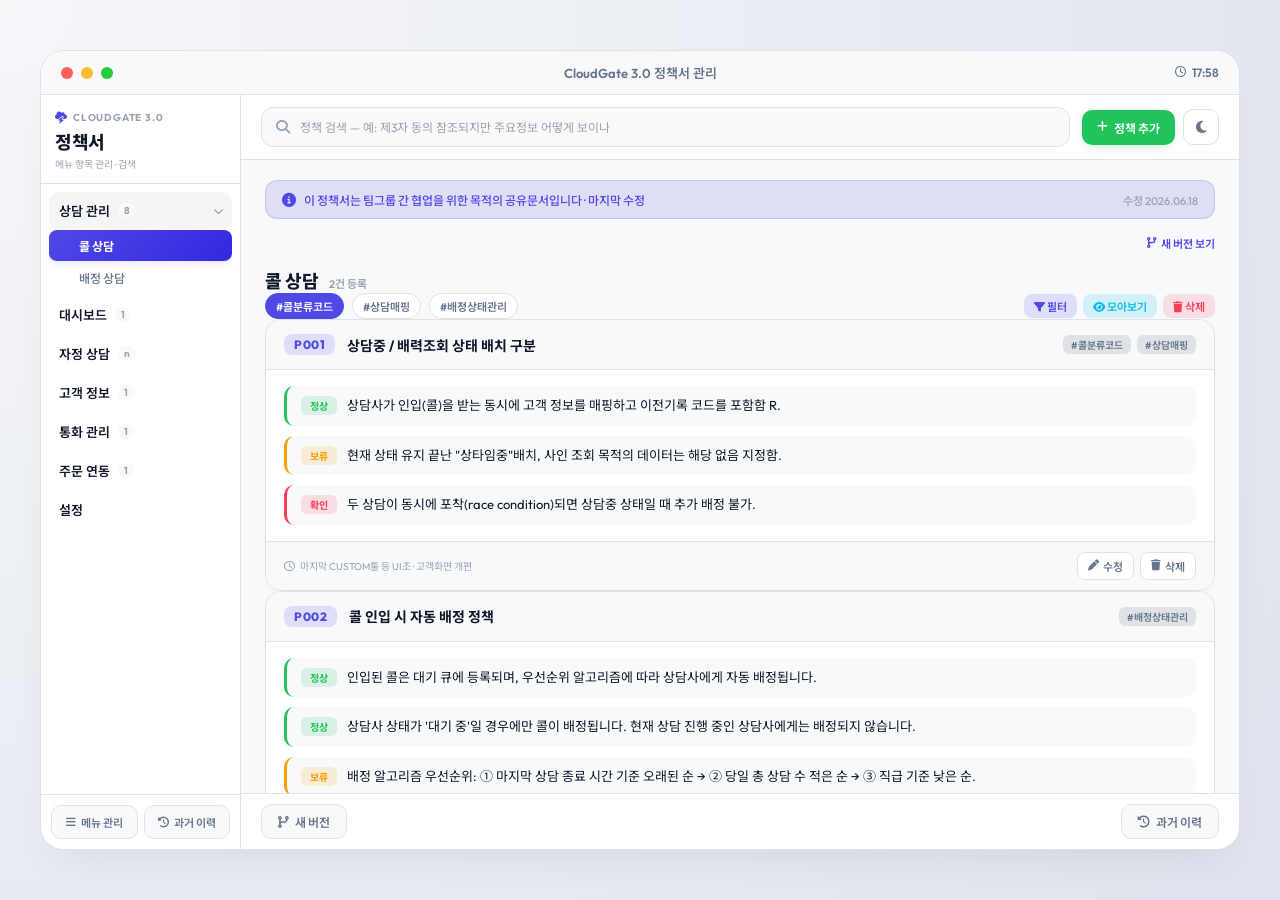
<file: policy.html>
<!DOCTYPE html>
<html lang="ko" data-theme="light">
<head>
  <meta charset="UTF-8">
  <meta name="viewport" content="width=device-width, initial-scale=1.0">
  <meta name="description" content="CloudGate 3.0 정책서 작성 및 관리 도구 — 3depth 메뉴 기반 정책 문서 편집기">
  <title>CloudGate 3.0 — 정책서</title>
  <link rel="stylesheet" href="https://cdnjs.cloudflare.com/ajax/libs/font-awesome/6.4.0/css/all.min.css">
  <link rel="preconnect" href="https://fonts.googleapis.com">
  <link rel="preconnect" href="https://fonts.gstatic.com" crossorigin>
  <link href="https://fonts.googleapis.com/css2?family=Outfit:wght@300;400;500;600;700&family=Noto+Sans+KR:wght@300;400;500;700&display=swap" rel="stylesheet">
  <link rel="stylesheet" href="policy.css">
</head>
<body>

  <!-- ============================================
       MAC-STYLE BROWSER FRAME
       ============================================ -->
  <div class="web-app-frame">
    
    <!-- Window Title Bar -->
    <div class="window-header">
      <div class="window-dots">
        <span class="window-dot close"></span>
        <span class="window-dot minimize"></span>
        <span class="window-dot maximize"></span>
      </div>
      <div class="window-title">CloudGate 3.0 정책서 관리</div>
      <div class="window-system-time">
        <i class="fa-regular fa-clock" style="font-size: 11px;"></i>
        <span id="device-time">14:48</span>
      </div>
    </div>

    <!-- ============================================
         MAIN WORKSPACE (Sidebar + Content)
         ============================================ -->
    <div class="web-workspace">

      <!-- ==========================================
           LEFT SIDEBAR — 3-DEPTH MENU NAVIGATION
           ========================================== -->
      <div class="policy-sidebar" id="policy-sidebar">
        
        <!-- Sidebar Header -->
        <div class="sidebar-header">
          <div class="sidebar-brand">
            <i class="fa-solid fa-cloud-bolt sidebar-brand-icon"></i>
            <span class="sidebar-brand-label">CLOUDGATE 3.0</span>
          </div>
          <div class="sidebar-title">정책서</div>
          <div class="sidebar-subtitle">메뉴 항목 관리 · 검색</div>
        </div>

        <!-- 3-Depth Menu List -->
        <div class="sidebar-menu" id="sidebar-menu">

          <!-- 상담 관리 (has children) -->
          <div class="menu-group open" data-group="consulting">
            <div class="menu-parent">
              <div class="menu-parent-left">
                <span class="menu-parent-name">상담 관리</span>
                <span class="menu-parent-count">8</span>
              </div>
              <i class="fa-solid fa-chevron-right menu-parent-arrow"></i>
            </div>
            <div class="menu-children">
              <div class="menu-child active" data-menu="call-consulting">콜 상담</div>
              <div class="menu-child" data-menu="assign-consulting">배정 상담</div>
            </div>
          </div>

          <!-- 대시보드 (standalone) -->
          <div class="menu-group">
            <div class="menu-parent standalone" data-menu="dashboard">
              <div class="menu-parent-left">
                <span class="menu-parent-name">대시보드</span>
                <span class="menu-parent-count">1</span>
              </div>
            </div>
          </div>

          <!-- 자정 상담 (standalone) -->
          <div class="menu-group">
            <div class="menu-parent standalone" data-menu="midnight-consulting">
              <div class="menu-parent-left">
                <span class="menu-parent-name">자정 상담</span>
                <span class="menu-parent-count">n</span>
              </div>
            </div>
          </div>

          <!-- 고객 정보 (standalone) -->
          <div class="menu-group">
            <div class="menu-parent standalone" data-menu="customer-info">
              <div class="menu-parent-left">
                <span class="menu-parent-name">고객 정보</span>
                <span class="menu-parent-count">1</span>
              </div>
            </div>
          </div>

          <!-- 통화 관리 (standalone) -->
          <div class="menu-group">
            <div class="menu-parent standalone" data-menu="call-management">
              <div class="menu-parent-left">
                <span class="menu-parent-name">통화 관리</span>
                <span class="menu-parent-count">1</span>
              </div>
            </div>
          </div>

          <!-- 주문 연동 (standalone) -->
          <div class="menu-group">
            <div class="menu-parent standalone" data-menu="order-integration">
              <div class="menu-parent-left">
                <span class="menu-parent-name">주문 연동</span>
                <span class="menu-parent-count">1</span>
              </div>
            </div>
          </div>

          <!-- 설정 (standalone) -->
          <div class="menu-group">
            <div class="menu-parent standalone" data-menu="settings">
              <div class="menu-parent-left">
                <span class="menu-parent-name">설정</span>
              </div>
            </div>
          </div>

        </div>

        <!-- Sidebar Footer -->
        <div class="sidebar-footer">
          <button class="sidebar-footer-btn" id="btn-menu-manage">
            <i class="fa-solid fa-bars"></i>
            메뉴 관리
          </button>
          <button class="sidebar-footer-btn" id="btn-history">
            <i class="fa-solid fa-clock-rotate-left"></i>
            과거 이력
          </button>
        </div>
      </div>

      <!-- ==========================================
           RIGHT MAIN CONTENT AREA
           ========================================== -->
      <div class="policy-main">

        <!-- Top Header Bar -->
        <div class="policy-header">
          <div class="search-bar">
            <i class="fa-solid fa-magnifying-glass"></i>
            <input type="text" id="policy-search" placeholder="정책 검색 — 예: 제3자 동의 참조되지만 주요정보 어떻게 보이나">
          </div>
          <div class="header-actions">
            <button class="header-btn primary" id="btn-add-policy">
              <i class="fa-solid fa-plus"></i>
              정책 추가
            </button>
            <button class="theme-toggle" id="theme-toggle" aria-label="테마 전환">
              <i class="fa-solid fa-moon"></i>
            </button>
          </div>
        </div>

        <!-- Scrollable Policy Content Area -->
        <div class="policy-content" id="policy-content">

          <!-- Info Banner -->
          <div class="info-banner">
            <i class="fa-solid fa-circle-info"></i>
            <span>이 정책서는 팀그룹 간 협업을 위한 목적의 공유문서입니다 · 마지막 수정</span>
            <span class="date">수정 2026.06.18</span>
          </div>

          <!-- Version Link -->
          <div class="version-link">
            <a href="#" id="btn-new-version">
              <i class="fa-solid fa-code-branch"></i>
              새 버전 보기
            </a>
          </div>

          <!-- Section: 콜 상담 -->
          <div class="policy-section" id="section-call-consulting">
            <div class="policy-section-title">
              <h2>콜 상담</h2>
              <span class="count-badge">2건 등록</span>
            </div>

            <!-- Tags Filter Bar -->
            <div class="tags-bar">
              <div class="tag-filter active">#콜분류코드</div>
              <div class="tag-filter">#상담매핑</div>
              <div class="tag-filter">#배정상태관리</div>
              <div class="tags-actions">
                <button class="tag-action-btn filter"><i class="fa-solid fa-filter"></i> 필터</button>
                <button class="tag-action-btn edit"><i class="fa-solid fa-eye"></i> 모아보기</button>
                <button class="tag-action-btn delete"><i class="fa-solid fa-trash"></i> 삭제</button>
              </div>
            </div>

            <!-- Policy Block 1 (P001) -->
            <div class="policy-block" id="policy-block-001">
              <div class="block-header">
                <span class="block-id">P001</span>
                <span class="block-title">상담중 / 배력조회 상태 배치 구분</span>
                <div class="block-tags">
                  <span class="block-tag">#콜분류코드</span>
                  <span class="block-tag">#상담매핑</span>
                </div>
              </div>
              <div class="block-body">
                <div class="block-rule normal">
                  <span class="rule-label normal">정상</span>
                  <span class="rule-text">상담사가 인입(콜)을 받는 동시에 고객 정보를 매핑하고 이전기록 코드를 포함함 R.</span>
                </div>
                <div class="block-rule hold">
                  <span class="rule-label hold">보류</span>
                  <span class="rule-text">현재 상태 유지 끝난 "상타임중"배치, 사인 조회 목적의 데이터는 해당 없음 지정함.</span>
                </div>
                <div class="block-rule alert">
                  <span class="rule-label alert">확인</span>
                  <span class="rule-text">두 상담이 동시에 포착(race condition)되면 상담중 상태일 때 추가 배정 불가.</span>
                </div>
              </div>
              <div class="block-footer">
                <span class="block-meta">
                  <i class="fa-regular fa-clock"></i>
                  마지막 CUSTOM툴 등 UI조 · 고객화면 개편
                </span>
                <div class="block-actions">
                  <button class="block-action-btn"><i class="fa-solid fa-pen"></i> 수정</button>
                  <button class="block-action-btn danger"><i class="fa-solid fa-trash"></i> 삭제</button>
                </div>
              </div>
            </div>

            <!-- Policy Block 2 (P002) -->
            <div class="policy-block" id="policy-block-002">
              <div class="block-header">
                <span class="block-id">P002</span>
                <span class="block-title">콜 인입 시 자동 배정 정책</span>
                <div class="block-tags">
                  <span class="block-tag">#배정상태관리</span>
                </div>
              </div>
              <div class="block-body">
                <div class="block-rule normal">
                  <span class="rule-label normal">정상</span>
                  <span class="rule-text">인입된 콜은 대기 큐에 등록되며, 우선순위 알고리즘에 따라 상담사에게 자동 배정됩니다.</span>
                </div>
                <div class="block-rule normal">
                  <span class="rule-label normal">정상</span>
                  <span class="rule-text">상담사 상태가 '대기 중'일 경우에만 콜이 배정됩니다. 현재 상담 진행 중인 상담사에게는 배정되지 않습니다.</span>
                </div>
                <div class="block-rule hold">
                  <span class="rule-label hold">보류</span>
                  <span class="rule-text">배정 알고리즘 우선순위: ① 마지막 상담 종료 시간 기준 오래된 순 → ② 당일 총 상담 수 적은 순 → ③ 직급 기준 낮은 순.</span>
                </div>
              </div>
              <div class="block-footer">
                <span class="block-meta">
                  <i class="fa-regular fa-clock"></i>
                  배정 로직 v2.1 · 2026.06.15 수정
                </span>
                <div class="block-actions">
                  <button class="block-action-btn"><i class="fa-solid fa-pen"></i> 수정</button>
                  <button class="block-action-btn danger"><i class="fa-solid fa-trash"></i> 삭제</button>
                </div>
              </div>
            </div>

          </div>
        </div>

        <!-- Bottom Footer Bar -->
        <div class="policy-footer">
          <button class="footer-btn" id="footer-new-version">
            <i class="fa-solid fa-code-branch"></i>
            새 버전
          </button>
          <button class="footer-btn" id="footer-history">
            <i class="fa-solid fa-clock-rotate-left"></i>
            과거 이력
          </button>
        </div>

      </div>
    </div>
  </div>

  <!-- ============================================
       MODAL: MENU MANAGEMENT
       ============================================ -->
  <div class="modal-overlay" id="modal-menu-manage">
    <div class="modal-card">
      <div class="modal-title">메뉴 관리</div>
      <div class="modal-desc">소 제 3.0 기능 구조에 맞게 정책서 이름만변경해주세요. 순서는 ↑ ↓ 으로 바꿉니다.</div>

      <!-- Menu List -->
      <div class="modal-menu-list" id="modal-menu-list">
        <!-- Items will be rendered by JS -->
      </div>

      <!-- Input Section -->
      <div class="modal-input-section">
        <div class="modal-input-row">
          <div class="modal-input-group">
            <span class="modal-input-label">새 메뉴 이름</span>
            <input type="text" class="modal-input" id="new-menu-name" placeholder="예: 결제 설정">
          </div>
          <div class="modal-input-group">
            <span class="modal-input-label">위치</span>
            <select class="modal-select" id="new-menu-position">
              <option value="top">최상위 메뉴</option>
            </select>
          </div>
        </div>
      </div>

      <!-- Modal Footer -->
      <div class="modal-footer">
        <button class="modal-btn" id="modal-close-btn">닫기</button>
        <button class="modal-btn primary" id="modal-add-btn">
          <i class="fa-solid fa-plus"></i>
          메뉴 추가
        </button>
      </div>
    </div>
  </div>

  <!-- Toast Container -->
  <div class="toast-container" id="toast-container"></div>

  <!-- JavaScript -->
  <script src="policy.js"></script>
</body>
</html>
</file>
<file: style.css>
@import url('https://fonts.googleapis.com/css2?family=Outfit:wght@300;400;500;600;700&family=Noto+Sans+KR:wght@300;400;500;700&display=swap');

:root {
  --primary-color: hsl(243, 75%, 59%);
  --primary-glow: hsla(243, 75%, 59%, 0.15);
  --primary-hover: hsl(243, 75%, 52%);
  --primary-active: hsl(243, 75%, 45%);
  
  --secondary-color: hsl(215, 15%, 55%);
  --secondary-glow: hsla(215, 15%, 55%, 0.15);
  --secondary-hover: hsl(215, 15%, 47%);
  --secondary-active: hsl(215, 15%, 40%);
  
  --success-color: hsl(142, 70%, 45%);
  --success-glow: hsla(142, 70%, 45%, 0.15);
  --success-hover: hsl(142, 70%, 39%);
  --success-active: hsl(142, 70%, 33%);
  
  --warning-color: hsl(38, 92%, 50%);
  --warning-glow: hsla(38, 92%, 50%, 0.15);
  --warning-hover: hsl(38, 92%, 44%);
  --warning-active: hsl(38, 92%, 38%);
  
  --error-color: hsl(350, 89%, 60%);
  --error-glow: hsla(350, 89%, 60%, 0.15);
  --error-hover: hsl(350, 89%, 54%);
  --error-active: hsl(350, 89%, 48%);
  
  --info-color: hsl(192, 95%, 47%);
  --info-glow: hsla(192, 95%, 47%, 0.15);
  --info-hover: hsl(192, 95%, 40%);
  --info-active: hsl(192, 95%, 33%);
  
  --accent-color: hsl(192, 95%, 47%);
  
  /* Theme-specific variables (default Light Mode) */
  --bg-desktop: radial-gradient(circle at 0% 0%, hsl(220, 20%, 97%) 0%, hsl(220, 30%, 90%) 100%);
  --bg-phone: hsl(220, 30%, 98%);
  --bg-surface: hsl(0, 0%, 100%);
  --bg-surface-glass: rgba(255, 255, 255, 0.75);
  --border-color: hsl(220, 15%, 89%);
  --border-focus: hsl(243, 75%, 59%);
  --text-primary: hsl(222, 47%, 11%);
  --text-secondary: hsl(215, 16%, 47%);
  --text-tertiary: hsl(215, 16%, 65%);
  --text-on-primary: hsl(0, 0%, 100%);
  
  --shadow-sm: 0 2px 4px rgba(0,0,0,0.02);
  --shadow-md: 0 10px 25px -5px rgba(0,0,0,0.05), 0 8px 10px -6px rgba(0,0,0,0.05);
  --shadow-lg: 0 20px 40px -15px rgba(0, 0, 0, 0.08);
  --shadow-phone: 0 25px 60px -15px rgba(0, 0, 0, 0.2);
  
  --font-family: 'Outfit', 'Noto Sans KR', sans-serif;
  --transition-fast: 0.2s cubic-bezier(0.4, 0, 0.2, 1);
  --transition-normal: 0.3s cubic-bezier(0.4, 0, 0.2, 1);
}

[data-theme="dark"] {
  --bg-desktop: radial-gradient(circle at 0% 0%, hsl(222, 47%, 11%) 0%, hsl(225, 45%, 6%) 100%);
  --bg-phone: hsl(224, 45%, 12%);
  --bg-surface: hsl(224, 45%, 16%);
  --bg-surface-glass: rgba(26, 32, 46, 0.85);
  --border-color: hsl(224, 30%, 22%);
  --border-focus: hsl(243, 75%, 59%);
  --text-primary: hsl(210, 40%, 98%);
  --text-secondary: hsl(215, 20%, 75%);
  --text-tertiary: hsl(215, 15%, 55%);
  
  --shadow-sm: 0 2px 4px rgba(0,0,0,0.1);
  --shadow-md: 0 10px 25px -5px rgba(0,0,0,0.3), 0 8px 10px -6px rgba(0,0,0,0.3);
  --shadow-lg: 0 20px 40px -15px rgba(0, 0, 0, 0.5);
}

* {
  box-sizing: border-box;
  margin: 0;
  padding: 0;
  -webkit-tap-highlight-color: transparent;
}

body {
  font-family: var(--font-family);
  background: var(--bg-desktop);
  color: var(--text-primary);
  min-height: 100vh;
  display: flex;
  justify-content: center;
  align-items: center;
  overflow-x: hidden;
  padding: 20px;
  transition: background var(--transition-normal);
}

.app-container {
  display: flex;
  flex-direction: row;
  align-items: center;
  justify-content: center;
  gap: 40px;
  max-width: 1600px;
  width: 100%;
  flex-wrap: wrap;
  perspective: 1000px;
}

/* --- Premium Desktop SaaS Web App Frame --- */
.web-app-frame {
  position: relative;
  width: 1200px;
  height: 800px;
  background: var(--bg-surface);
  border: 1.5px solid var(--border-color);
  border-radius: 24px;
  box-shadow: var(--shadow-lg);
  display: flex;
  flex-direction: column;
  overflow: hidden;
  transition: all var(--transition-normal);
}

/* Mac-style Window Title Bar */
.window-header {
  height: 44px;
  background: var(--bg-phone);
  border-bottom: 1.5px solid var(--border-color);
  display: flex;
  align-items: center;
  padding: 0 20px;
  position: relative;
  user-select: none;
  z-index: 100;
}

.window-dots {
  display: flex;
  gap: 8px;
}

.window-dot {
  width: 12px;
  height: 12px;
  border-radius: 50%;
  display: inline-block;
}

.window-dot.close { background: #ff5f56; }
.window-dot.minimize { background: #ffbd2e; }
.window-dot.maximize { background: #27c93f; }

.window-title {
  position: absolute;
  left: 50%;
  transform: translateX(-50%);
  font-size: 13px;
  font-weight: 600;
  color: var(--text-secondary);
}

.window-system-time {
  margin-left: auto;
  font-size: 12px;
  font-weight: 600;
  color: var(--text-secondary);
  display: flex;
  align-items: center;
  gap: 6px;
}

.web-workspace {
  display: flex;
  flex: 1;
  width: 100%;
  height: calc(100% - 44px);
  position: relative;
  overflow: hidden;
}

/* Desktop Alert Banner (formerly Dynamic Island) */
.dynamic-island {
  position: absolute;
  top: 15px;
  left: 50%;
  transform: translateX(-50%);
  width: 150px;
  height: 34px;
  background: #000;
  border-radius: 17px;
  z-index: 999;
  box-shadow: 0 10px 30px rgba(0,0,0,0.25);
  transition: all var(--transition-normal);
  display: flex;
  align-items: center;
  justify-content: center;
  overflow: hidden;
}

.dynamic-island.active {
  width: 320px;
  height: 48px;
  border-radius: 24px;
  background: rgba(0, 0, 0, 0.95);
  backdrop-filter: blur(10px);
}

.island-content {
  color: #fff;
  font-size: 11px;
  font-weight: 500;
  opacity: 0;
  transition: opacity 0.2s ease;
  white-space: nowrap;
  display: flex;
  align-items: center;
  gap: 8px;
}

.dynamic-island.active .island-content {
  opacity: 1;
}

/* Screen Viewport */
.viewport {
  flex: 1;
  background: var(--bg-phone);
  position: relative;
  overflow: hidden;
  display: flex;
  flex-direction: column;
}

/* Screens Wrapper for Slide Animations */
.screen {
  position: absolute;
  top: 0;
  left: 0;
  width: 100%;
  height: 100%;
  padding: 10px 24px 74px 24px;
  display: flex;
  flex-direction: column;
  opacity: 0;
  pointer-events: none;
  transform: translateY(15px);
  transition: transform 0.4s cubic-bezier(0.34, 1.56, 0.64, 1), opacity 0.3s ease;
  z-index: 10;
}

.screen.active {
  opacity: 1;
  pointer-events: auto;
  transform: translateY(0);
  z-index: 20;
}

/* Global Typography & Elements */
h1 {
  font-size: 26px;
  font-weight: 700;
  color: var(--text-primary);
  line-height: 1.25;
}

h2 {
  font-size: 18px;
  font-weight: 600;
  color: var(--text-primary);
}

p {
  font-size: 14px;
  color: var(--text-secondary);
}

/* Custom Buttons */
.btn {
  width: 100%;
  padding: 14px 20px;
  border-radius: 14px;
  border: none;
  font-family: var(--font-family);
  font-size: 14px;
  font-weight: 600;
  cursor: pointer;
  display: flex;
  align-items: center;
  justify-content: center;
  gap: 10px;
  transition: all var(--transition-fast);
}

.btn-primary {
  background: linear-gradient(135deg, var(--primary-color) 0%, hsl(243, 75%, 52%) 100%);
  color: var(--text-on-primary);
  box-shadow: 0 4px 15px var(--primary-glow);
}

.btn-primary:hover {
  transform: translateY(-2px);
  box-shadow: 0 6px 20px hsla(243, 75%, 59%, 0.25);
}

.btn-primary:active {
  transform: translateY(0);
}

.btn-secondary {
  background: var(--border-color);
  color: var(--text-primary);
}

.btn-secondary:hover {
  background: var(--text-tertiary);
  color: var(--bg-phone);
}

/* Loading Spinner */
.spinner {
  width: 18px;
  height: 18px;
  border: 2px solid rgba(255,255,255,0.3);
  border-radius: 50%;
  border-top-color: #fff;
  animation: spin 0.8s linear infinite;
  display: none;
}

@keyframes spin {
  to { transform: rotate(360deg); }
}

/* --- [1] LOGIN SCREEN --- */
.screen-login {
  align-items: center;
  justify-content: center;
  padding: 40px 24px;
}

.login-card, .forgot-pw-card {
  background: var(--bg-surface-glass);
  backdrop-filter: blur(20px);
  -webkit-backdrop-filter: blur(20px);
  border: 1.5px solid var(--border-color);
  border-radius: 24px;
  padding: 36px;
  width: 100%;
  max-width: 440px;
  box-shadow: var(--shadow-lg);
  display: flex;
  flex-direction: column;
  gap: 20px;
  margin: auto;
  animation: floatIn 0.5s cubic-bezier(0.34, 1.56, 0.64, 1);
}

@keyframes floatIn {
  from { opacity: 0; transform: translateY(20px); }
  to { opacity: 1; transform: translateY(0); }
}

.login-header {
  text-align: center;
  display: flex;
  flex-direction: column;
  align-items: center;
  gap: 12px;
}

.service-logo {
  width: 56px;
  height: 56px;
  background: linear-gradient(135deg, var(--primary-color) 0%, var(--accent-color) 100%);
  border-radius: 16px;
  display: flex;
  align-items: center;
  justify-content: center;
  box-shadow: 0 8px 20px var(--primary-glow);
  color: #fff;
  font-size: 24px;
  font-weight: 800;
  animation: logoGlow 3s infinite alternate;
}

@keyframes logoGlow {
  to { box-shadow: 0 8px 24px hsla(192, 95%, 47%, 0.35); }
}

.login-form {
  display: flex;
  flex-direction: column;
  gap: 20px;
}

.input-group {
  display: flex;
  flex-direction: column;
  gap: 6px;
  position: relative;
}

.input-group label {
  font-size: 12px;
  font-weight: 600;
  color: var(--text-secondary);
  padding-left: 4px;
}

.input-wrapper {
  position: relative;
  display: flex;
  align-items: center;
}

.input-field {
  width: 100%;
  padding: 14px 16px;
  border-radius: 14px;
  border: 1.5px solid var(--border-color);
  background: var(--bg-surface);
  color: var(--text-primary);
  font-family: var(--font-family);
  font-size: 14px;
  transition: all var(--transition-fast);
  outline: none;
}

.input-field::placeholder {
  color: var(--text-tertiary);
}

.input-field:focus {
  border-color: var(--border-focus);
  box-shadow: 0 0 0 4px var(--primary-glow);
}

.input-wrapper .toggle-pw {
  position: absolute;
  right: 16px;
  background: none;
  border: none;
  cursor: pointer;
  color: var(--text-secondary);
  display: flex;
  align-items: center;
  justify-content: center;
}

.error-msg {
  font-size: 11px;
  font-weight: 500;
  color: var(--error-color);
  display: none;
  align-items: center;
  gap: 4px;
  padding-left: 4px;
  animation: shake 0.3s ease;
}

.input-group.has-error .input-field {
  border-color: var(--error-color);
  box-shadow: 0 0 0 4px var(--error-glow);
}

.input-group.has-error .error-msg {
  display: flex;
}

@keyframes shake {
  0%, 100% { transform: translateX(0); }
  25% { transform: translateX(-4px); }
  75% { transform: translateX(4px); }
}

.forgot-pw {
  text-align: center;
  font-size: 13px;
  font-weight: 500;
  color: var(--text-secondary);
  text-decoration: none;
  margin-top: 10px;
  transition: color var(--transition-fast);
}

.forgot-pw:hover {
  color: var(--primary-color);
}

/* --- [1.5] FIND & RESET PASSWORD SCREEN --- */
.screen-forgot-pw {
  align-items: center;
  justify-content: center;
  padding: 40px 24px;
}

.steps-indicator {
  display: flex;
  justify-content: space-between;
  align-items: center;
  background: var(--bg-surface);
  border: 1px solid var(--border-color);
  border-radius: 12px;
  padding: 10px 16px;
}

.step-node {
  font-size: 11px;
  font-weight: 600;
  color: var(--text-tertiary);
  display: flex;
  align-items: center;
  gap: 6px;
}

.step-node.active {
  color: var(--primary-color);
}

.step-node.completed {
  color: var(--success-color);
}

.forgot-pw-step {
  display: none;
  flex-direction: column;
  gap: 16px;
  animation: fadeIn 0.3s forwards;
}

.forgot-pw-step.active {
  display: flex;
}

@keyframes fadeIn {
  from { opacity: 0; transform: translateY(8px); }
  to { opacity: 1; transform: translateY(0); }
}

.timer-box {
  display: inline-flex;
  align-items: center;
  gap: 6px;
  font-size: 13px;
  font-weight: 700;
  color: var(--error-color);
  background: var(--error-glow);
  padding: 6px 12px;
  border-radius: 20px;
  margin-top: 8px;
  width: fit-content;
}

/* Password Rules Checklist */
.pw-rules {
  list-style: none;
  display: grid;
  grid-template-columns: repeat(2, 1fr);
  gap: 8px;
  background: var(--bg-surface);
  border: 1px solid var(--border-color);
  padding: 14px;
  border-radius: 14px;
}

.pw-rules li {
  font-size: 11px;
  font-weight: 500;
  color: var(--text-tertiary);
  display: flex;
  align-items: center;
  gap: 6px;
  transition: color var(--transition-fast);
}

.pw-rules li i {
  font-size: 12px;
  transition: transform var(--transition-fast);
}

.pw-rules li.valid {
  color: var(--success-color);
}

.pw-rules li.valid i {
  transform: scale(1.1);
}

/* --- [2] HOME SCREEN (DASHBOARD) --- */
.screen-home {
  display: grid;
  grid-template-columns: 1.6fr 1fr;
  grid-template-rows: auto auto auto;
  gap: 20px;
  padding: 24px;
  height: 100%;
  overflow-y: auto;
  align-content: start;
}

.home-header {
  grid-column: 1 / -1;
  display: flex;
  justify-content: space-between;
  align-items: center;
  padding-bottom: 8px;
}

.stat-grid {
  grid-column: 1 / 2;
}

.chart-widget {
  grid-column: 1 / 2;
}

.channels-section {
  grid-column: 2 / 3;
  grid-row: 2 / span 2;
}

.home-header {
  display: flex;
  justify-content: space-between;
  align-items: center;
  padding-bottom: 8px;
}

.home-header .welcome {
  display: flex;
  flex-direction: column;
  gap: 2px;
}

.user-badge {
  display: flex;
  align-items: center;
  gap: 6px;
  font-size: 12px;
  font-weight: 600;
  color: var(--primary-color);
  background: var(--primary-glow);
  padding: 4px 8px;
  border-radius: 20px;
  width: fit-content;
}

.stat-grid {
  display: grid;
  grid-template-columns: repeat(2, 1fr);
  gap: 12px;
}

.stat-card {
  background: var(--bg-surface);
  border: 1.5px solid var(--border-color);
  border-radius: 16px;
  padding: 16px;
  display: flex;
  flex-direction: column;
  gap: 8px;
  box-shadow: var(--shadow-sm);
  transition: all var(--transition-fast);
}

.stat-card:hover {
  transform: translateY(-2px);
  border-color: var(--primary-color);
  box-shadow: var(--shadow-md);
}

.stat-card .icon-wrapper {
  width: 32px;
  height: 32px;
  border-radius: 10px;
  background: var(--primary-glow);
  display: flex;
  align-items: center;
  justify-content: center;
  color: var(--primary-color);
  font-size: 16px;
}

.stat-card .val {
  font-size: 22px;
  font-weight: 700;
  color: var(--text-primary);
}

.stat-card .lbl {
  font-size: 11px;
  font-weight: 500;
  color: var(--text-secondary);
}

.chart-widget {
  background: var(--bg-surface);
  border: 1.5px solid var(--border-color);
  border-radius: 20px;
  padding: 18px;
  display: flex;
  flex-direction: column;
  gap: 12px;
  box-shadow: var(--shadow-sm);
}

.chart-header {
  display: flex;
  justify-content: space-between;
  align-items: center;
}

.chart-header .title {
  font-size: 14px;
  font-weight: 600;
}

.chart-header .tag {
  font-size: 11px;
  font-weight: 600;
  color: var(--success-color);
  background: hsla(142, 70%, 45%, 0.1);
  padding: 2px 6px;
  border-radius: 10px;
}

.chart-svg {
  width: 100%;
  height: 90px;
}

.chart-line {
  stroke-dasharray: 400;
  stroke-dashoffset: 400;
  animation: drawLine 2s forwards ease-in-out;
}

@keyframes drawLine {
  to { stroke-dashoffset: 0; }
}

.channels-section {
  display: flex;
  flex-direction: column;
  gap: 8px;
}

.channel-list {
  display: flex;
  flex-direction: column;
  gap: 8px;
}

.channel-item {
  background: var(--bg-surface);
  border: 1.5px solid var(--border-color);
  border-radius: 14px;
  padding: 12px 16px;
  display: flex;
  align-items: center;
  justify-content: space-between;
  transition: all var(--transition-fast);
}

.channel-item:hover {
  border-color: var(--primary-color);
  transform: translateX(2px);
}

.channel-info {
  display: flex;
  align-items: center;
  gap: 12px;
}

.channel-icon {
  width: 32px;
  height: 32px;
  border-radius: 8px;
  display: flex;
  align-items: center;
  justify-content: center;
  color: #fff;
  font-size: 14px;
  font-weight: bold;
}

.channel-name {
  font-size: 13px;
  font-weight: 600;
  color: var(--text-primary);
}

.channel-status {
  font-size: 11px;
  font-weight: 500;
  background: var(--border-color);
  color: var(--text-secondary);
  padding: 2px 8px;
  border-radius: 10px;
}

.channel-status.active {
  background: hsla(142, 70%, 45%, 0.1);
  color: var(--success-color);
}

/* --- [2.5] INTERACTIVE COUNSELING DESK (CHAT SIMULATOR) --- */
.screen-chat {
  display: flex;
  flex-direction: row;
  padding: 0;
  height: 100%;
  overflow: hidden;
}

.chat-sidebar-pane {
  width: 320px;
  border-right: 1.5px solid var(--border-color);
  background: var(--bg-surface);
  display: flex;
  flex-direction: column;
  height: 100%;
  padding-top: 12px;
}

.chat-placeholder {
  flex: 1;
  display: flex;
  align-items: center;
  justify-content: center;
  flex-direction: column;
  background: var(--bg-phone);
  padding: 40px;
  text-align: center;
  color: var(--text-secondary);
}

.chat-placeholder .placeholder-content {
  max-width: 320px;
  display: flex;
  flex-direction: column;
  align-items: center;
  gap: 12px;
}

.chat-placeholder h3 {
  font-size: 16px;
  font-weight: 700;
  color: var(--text-primary);
}

.chat-placeholder p {
  font-size: 12px;
  color: var(--text-tertiary);
  line-height: 1.5;
}

.chat-tab-header {
  display: flex;
  border-bottom: 1.5px solid var(--border-color);
  padding: 0 20px 8px 20px;
  gap: 16px;
}

.chat-tab {
  font-size: 13px;
  font-weight: 700;
  color: var(--text-tertiary);
  cursor: pointer;
  padding: 4px 8px;
  position: relative;
  transition: color var(--transition-fast);
}

.chat-tab.active {
  color: var(--primary-color);
}

.chat-tab.active::after {
  content: '';
  position: absolute;
  bottom: -9px;
  left: 0;
  right: 0;
  height: 2px;
  background: var(--primary-color);
}

.chat-tab .badge {
  background: var(--error-color);
  color: #fff;
  font-size: 9px;
  font-weight: 700;
  padding: 1px 5px;
  border-radius: 10px;
  margin-left: 4px;
}

/* Chat Room Queue Lists */
.chat-queue-list {
  display: flex;
  flex-direction: column;
  padding: 10px 16px;
  gap: 8px;
  overflow-y: auto;
  flex: 1;
}

.chat-room-item {
  background: var(--bg-surface);
  border: 1.5px solid var(--border-color);
  border-radius: 16px;
  padding: 14px;
  display: flex;
  align-items: center;
  justify-content: space-between;
  gap: 12px;
  transition: all var(--transition-fast);
}

.chat-room-item:hover {
  transform: translateY(-2px);
  border-color: var(--primary-color);
  box-shadow: var(--shadow-sm);
}

.chat-room-info {
  display: flex;
  align-items: center;
  gap: 12px;
  flex: 1;
}

.customer-avatar {
  width: 40px;
  height: 40px;
  border-radius: 50%;
  background: var(--primary-glow);
  color: var(--primary-color);
  font-weight: 700;
  font-size: 15px;
  display: flex;
  align-items: center;
  justify-content: center;
}

.chat-room-text {
  display: flex;
  flex-direction: column;
  gap: 2px;
}

.customer-name {
  font-size: 13px;
  font-weight: 700;
}

.chat-room-lastmsg {
  font-size: 11px;
  color: var(--text-secondary);
  white-space: nowrap;
  overflow: hidden;
  text-overflow: ellipsis;
  max-width: 140px;
}

/* Chatting Interface Layer */
.chat-interface {
  flex: 1;
  position: relative;
  height: 100%;
  background: var(--bg-phone);
  z-index: 10;
  display: none;
  flex-direction: column;
}

.chat-interface.active {
  display: flex;
}

.chat-interface.active + .chat-placeholder {
  display: none;
}

@keyframes slideInLeft {
  from { transform: translateX(100%); }
  to { transform: translateX(0); }
}

.chat-interface.active {
  display: flex;
}

.chat-interface-header {
  height: 52px;
  background: var(--bg-surface);
  border-bottom: 1.5px solid var(--border-color);
  display: flex;
  align-items: center;
  justify-content: space-between;
  padding: 0 16px;
}

.chat-back-btn {
  background: none;
  border: none;
  font-size: 16px;
  color: var(--text-secondary);
  cursor: pointer;
  padding: 6px;
  display: flex;
  align-items: center;
}

.chat-history {
  flex: 1;
  padding: 16px;
  overflow-y: auto;
  display: flex;
  flex-direction: column;
  gap: 12px;
}

/* Speech bubbles */
.msg-bubble {
  max-width: 75%;
  padding: 10px 14px;
  border-radius: 16px;
  font-size: 13px;
  line-height: 1.4;
  word-break: break-all;
}

.msg-bubble.customer {
  align-self: flex-start;
  background: var(--bg-surface);
  color: var(--text-primary);
  border: 1px solid var(--border-color);
  border-bottom-left-radius: 4px;
}

.msg-bubble.counselor {
  align-self: flex-end;
  background: var(--primary-color);
  color: #fff;
  border-bottom-right-radius: 4px;
  box-shadow: 0 2px 8px var(--primary-glow);
}

.chat-input-pane {
  background: var(--bg-surface);
  border-top: 1.5px solid var(--border-color);
  padding: 10px 16px 20px 16px;
  display: flex;
  flex-direction: column;
  gap: 8px;
}

.chat-quick-templates {
  width: 100%;
  padding: 8px 12px;
  border: 1px solid var(--border-color);
  border-radius: 8px;
  font-family: var(--font-family);
  font-size: 11px;
  font-weight: 600;
  outline: none;
  background: var(--bg-phone);
  color: var(--text-secondary);
}

.chat-send-row {
  display: flex;
  gap: 8px;
  align-items: center;
}

.chat-textbox {
  flex: 1;
  border: 1.5px solid var(--border-color);
  border-radius: 12px;
  padding: 10px 14px;
  font-family: var(--font-family);
  font-size: 13px;
  outline: none;
  background: var(--bg-phone);
  color: var(--text-primary);
  resize: none;
  height: 40px;
}

.chat-textbox:focus {
  border-color: var(--primary-color);
}

.chat-send-btn {
  width: 40px;
  height: 40px;
  border-radius: 12px;
  border: none;
  background: var(--primary-color);
  color: #fff;
  cursor: pointer;
  display: flex;
  align-items: center;
  justify-content: center;
  font-size: 14px;
  transition: transform var(--transition-fast);
}

.chat-send-btn:hover {
  transform: scale(1.05);
}

/* --- [3] MY PAGE SCREEN --- */
.screen-mypage {
  display: grid;
  grid-template-columns: 1fr 1.2fr;
  gap: 24px;
  padding: 24px;
  overflow-y: auto;
  align-content: start;
}

.screen-mypage > .profile-card { grid-column: 1 / 2; grid-row: 1; }
.screen-mypage > .setting-list { grid-column: 1 / 2; grid-row: 2; }
.screen-mypage > .settings-group:nth-of-type(1) { grid-column: 1 / 2; grid-row: 3; }
.screen-mypage > #logout-btn { grid-column: 1 / 2; grid-row: 4; }

.screen-mypage > .settings-group:nth-of-type(2) { grid-column: 2 / 3; grid-row: 1 / span 2; }
.screen-mypage > .settings-group:nth-of-type(3) { grid-column: 2 / 3; grid-row: 3 / span 2; }

.profile-card {
  background: var(--bg-surface);
  border: 1.5px solid var(--border-color);
  border-radius: 20px;
  padding: 20px;
  display: flex;
  flex-direction: column;
  align-items: center;
  text-align: center;
  gap: 12px;
  box-shadow: var(--shadow-sm);
  position: relative;
  overflow: hidden;
}

.profile-card::before {
  content: '';
  position: absolute;
  top: 0;
  left: 0;
  right: 0;
  height: 60px;
  background: linear-gradient(135deg, var(--primary-color) 0%, var(--accent-color) 100%);
  opacity: 0.15;
}

.avatar-wrapper {
  width: 72px;
  height: 72px;
  border-radius: 50%;
  border: 4px solid var(--bg-surface);
  background: var(--border-color);
  display: flex;
  align-items: center;
  justify-content: center;
  font-size: 28px;
  color: var(--primary-color);
  box-shadow: var(--shadow-sm);
  z-index: 5;
}

.profile-info {
  z-index: 5;
}

.profile-name {
  font-size: 18px;
  font-weight: 700;
  margin-bottom: 2px;
}

.profile-role {
  font-size: 12px;
  font-weight: 600;
  color: var(--primary-color);
}

.settings-group {
  display: flex;
  flex-direction: column;
  gap: 10px;
}

.settings-group h3 {
  font-size: 11px;
  font-weight: 700;
  color: var(--text-tertiary);
  text-transform: uppercase;
  letter-spacing: 0.5px;
  padding-left: 4px;
}

.setting-list {
  background: var(--bg-surface);
  border: 1.5px solid var(--border-color);
  border-radius: 16px;
  overflow: hidden;
}

.setting-item {
  display: flex;
  align-items: center;
  justify-content: space-between;
  padding: 14px 16px;
  border-bottom: 1.5px solid var(--border-color);
  transition: background var(--transition-fast);
}

.setting-item:last-child {
  border-bottom: none;
}

.setting-item-label {
  display: flex;
  align-items: center;
  gap: 12px;
  font-size: 13px;
  font-weight: 500;
}

.setting-item-label i {
  color: var(--text-secondary);
  font-size: 16px;
}

/* Member Management Card Rows */
.member-list-wrapper {
  background: var(--bg-surface);
  border: 1.5px solid var(--border-color);
  border-radius: 16px;
  overflow: hidden;
  display: flex;
  flex-direction: column;
}

.member-item-row {
  display: flex;
  align-items: center;
  justify-content: space-between;
  padding: 12px 16px;
  border-bottom: 1.5px solid var(--border-color);
}

.member-item-row:last-child {
  border-bottom: none;
}

.member-item-info {
  display: flex;
  align-items: center;
  gap: 10px;
}

.member-item-avatar {
  width: 32px;
  height: 32px;
  border-radius: 50%;
  background: var(--border-color);
  display: flex;
  align-items: center;
  justify-content: center;
  font-size: 11px;
  font-weight: 700;
  color: var(--text-secondary);
}

.member-item-details {
  display: flex;
  flex-direction: column;
  gap: 2px;
}

.member-item-name {
  font-size: 12px;
  font-weight: 700;
}

.member-item-badge {
  font-size: 9px;
  font-weight: 600;
  color: var(--text-secondary);
  background: var(--border-color);
  padding: 1px 6px;
  border-radius: 8px;
  width: fit-content;
}

.member-item-badge.owner {
  background: var(--primary-glow);
  color: var(--primary-color);
}

.member-item-badge.admin {
  background: hsla(192, 95%, 47%, 0.15);
  color: var(--accent-color);
}

.member-role-select {
  border: 1px solid var(--border-color);
  border-radius: 8px;
  padding: 4px 6px;
  font-family: var(--font-family);
  font-size: 11px;
  font-weight: 600;
  outline: none;
  background: var(--bg-phone);
  color: var(--text-primary);
  cursor: pointer;
}

/* Custom Switches and Selects */
.select-wrapper select {
  border: none;
  background: none;
  font-family: var(--font-family);
  font-size: 13px;
  font-weight: 600;
  color: var(--primary-color);
  outline: none;
  cursor: pointer;
  text-align: right;
  direction: rtl;
}

.switch {
  position: relative;
  display: inline-block;
  width: 44px;
  height: 24px;
}

.switch input {
  opacity: 0;
  width: 0;
  height: 0;
}

.slider {
  position: absolute;
  cursor: pointer;
  top: 0;
  left: 0;
  right: 0;
  bottom: 0;
  background-color: var(--border-color);
  transition: .3s;
  border-radius: 24px;
}

.slider:before {
  position: absolute;
  content: "";
  height: 18px;
  width: 18px;
  left: 3px;
  bottom: 3px;
  background-color: white;
  transition: .3s;
  border-radius: 50%;
}

input:checked + .slider {
  background-color: var(--primary-color);
}

input:checked + .slider:before {
  transform: translateX(20px);
}

/* --- BOTTOM NAV BAR (Re-engineered as Desktop Sidebar) --- */
.bottom-nav {
  position: relative;
  width: 240px;
  height: 100%;
  background: var(--bg-phone);
  border-right: 1.5px solid var(--border-color);
  display: flex;
  flex-direction: column;
  align-items: stretch;
  padding: 0;
  gap: 24px;
  z-index: 80;
  opacity: 0;
  width: 0;
  overflow: hidden;
  transition: all var(--transition-normal);
}

.bottom-nav.visible {
  opacity: 1;
  width: 240px;
  padding: 24px 16px;
}

/* Sidebar Brand / Logo */
.sidebar-brand {
  display: flex;
  align-items: center;
  gap: 12px;
  padding: 8px;
  color: var(--text-primary);
}

.sidebar-brand i {
  font-size: 20px;
  color: var(--primary-color);
  filter: drop-shadow(0 2px 8px var(--primary-glow));
}

.sidebar-brand span {
  font-size: 16px;
  font-weight: 700;
  letter-spacing: -0.5px;
}

/* Sidebar Menu */
.sidebar-menu {
  display: flex;
  flex-direction: column;
  gap: 6px;
  flex: 1;
}

.nav-item {
  display: flex;
  flex-direction: row;
  align-items: center;
  gap: 12px;
  color: var(--text-secondary);
  text-decoration: none;
  cursor: pointer;
  padding: 12px 14px;
  border-radius: 12px;
  transition: all var(--transition-fast);
}

.nav-item i {
  font-size: 16px;
  transition: transform var(--transition-fast);
}

.nav-item span {
  font-size: 13px;
  font-weight: 600;
}

.nav-item:hover {
  background: var(--border-color);
  color: var(--text-primary);
}

.nav-item.active {
  color: var(--text-on-primary);
  background: linear-gradient(135deg, var(--primary-color) 0%, hsl(243, 75%, 52%) 100%);
  box-shadow: 0 4px 12px var(--primary-glow);
}

.nav-item.active:hover {
  color: var(--text-on-primary);
}

/* Profile summary card inside desktop sidebar */
.sidebar-profile-card {
  display: flex;
  align-items: center;
  gap: 12px;
  padding: 14px 12px;
  background: var(--bg-surface);
  border: 1.5px solid var(--border-color);
  border-radius: 14px;
  margin-top: auto;
}

.sidebar-avatar {
  width: 36px;
  height: 36px;
  border-radius: 50%;
  background: var(--primary-glow);
  color: var(--primary-color);
  display: flex;
  align-items: center;
  justify-content: center;
  font-size: 14px;
  font-weight: 700;
  flex-shrink: 0;
}

.sidebar-profile-details {
  display: flex;
  flex-direction: column;
  gap: 2px;
  overflow: hidden;
}

.sidebar-profile-details .profile-name {
  font-size: 13px;
  font-weight: 700;
  color: var(--text-primary);
}

.sidebar-profile-details .profile-role {
  font-size: 10px;
  font-weight: 600;
  color: var(--text-tertiary);
  text-overflow: ellipsis;
  white-space: nowrap;
  overflow: hidden;
}

/* --- MOCK POPUPS & DIALOGS --- */
.popup-overlay {
  position: absolute;
  top: 0;
  left: 0;
  width: 100%;
  height: 100%;
  background: rgba(0,0,0,0.4);
  backdrop-filter: blur(4px);
  z-index: 150;
  display: flex;
  align-items: center;
  justify-content: center;
  padding: 24px;
  opacity: 0;
  pointer-events: none;
  transition: opacity 0.3s ease;
}

.popup-overlay.active {
  opacity: 1;
  pointer-events: auto;
}

.popup-card {
  background: var(--bg-surface);
  border: 1px solid var(--border-color);
  border-radius: 24px;
  padding: 24px;
  width: 100%;
  max-width: 320px;
  display: flex;
  flex-direction: column;
  align-items: center;
  text-align: center;
  gap: 16px;
  box-shadow: var(--shadow-lg);
  transform: scale(0.9);
  transition: transform 0.3s cubic-bezier(0.34, 1.56, 0.64, 1);
}

.popup-overlay.active .popup-card {
  transform: scale(1);
}

.popup-icon {
  width: 48px;
  height: 48px;
  border-radius: 50%;
  background: var(--error-glow);
  color: var(--error-color);
  display: flex;
  align-items: center;
  justify-content: center;
  font-size: 20px;
}

.popup-icon.warning {
  background: hsla(38, 92%, 50%, 0.15);
  color: var(--warning-color);
}

.popup-icon.success {
  background: var(--success-glow);
  color: var(--success-color);
}

.popup-title {
  font-size: 16px;
  font-weight: 700;
  color: var(--text-primary);
}

.popup-body {
  font-size: 13px;
  color: var(--text-secondary);
  line-height: 1.4;
}

.popup-buttons {
  display: flex;
  gap: 10px;
  width: 100%;
  margin-top: 4px;
}

/* --- SIDE POLICY INTERACTIVE CONTROLLER --- */
.control-panel {
  position: relative;
  width: 320px;
  background: var(--bg-surface-glass);
  backdrop-filter: blur(10px);
  border: 1.5px solid var(--border-color);
  border-radius: 28px;
  padding: 24px;
  display: flex;
  flex-direction: column;
  gap: 20px;
  box-shadow: var(--shadow-lg);
  height: 800px;
  max-height: 800px;
  overflow-y: auto;
  transition: all var(--transition-normal);
}

.control-panel.collapsed {
  width: 0;
  padding: 0;
  margin: 0;
  border: none;
  overflow: visible;
}

.control-panel.collapsed * {
  opacity: 0;
  pointer-events: none;
}

.control-panel-toggle {
  position: absolute;
  top: 24px;
  right: -20px;
  width: 40px;
  height: 40px;
  border-radius: 50%;
  border: 1.5px solid var(--border-color);
  background: var(--bg-surface);
  color: var(--text-primary);
  display: flex;
  align-items: center;
  justify-content: center;
  cursor: pointer;
  box-shadow: var(--shadow-md);
  z-index: 200;
  transition: all var(--transition-fast);
}

.control-panel-toggle:hover {
  background: var(--primary-color);
  color: #fff;
  transform: scale(1.05);
}

.control-panel-toggle i {
  transition: transform var(--transition-normal);
}

.control-panel.collapsed .control-panel-toggle {
  right: -45px;
  opacity: 1 !important;
  pointer-events: auto !important;
}

.control-panel.collapsed .control-panel-toggle i {
  transform: rotate(180deg);
}

.panel-header {
  display: flex;
  flex-direction: column;
  gap: 6px;
  border-bottom: 1.5px solid var(--border-color);
  padding-bottom: 14px;
}

.panel-header h2 {
  font-size: 16px;
  font-weight: 700;
  display: flex;
  align-items: center;
  gap: 8px;
}

.panel-section {
  display: flex;
  flex-direction: column;
  gap: 12px;
}

.panel-section h3 {
  font-size: 12px;
  font-weight: 700;
  color: var(--text-secondary);
  text-transform: uppercase;
  letter-spacing: 0.5px;
}

.policy-btn {
  background: var(--bg-surface);
  border: 1.5px solid var(--border-color);
  border-radius: 12px;
  padding: 10px 14px;
  text-align: left;
  font-family: var(--font-family);
  font-size: 12px;
  font-weight: 600;
  cursor: pointer;
  display: flex;
  flex-direction: column;
  gap: 4px;
  transition: all var(--transition-fast);
  color: var(--text-primary);
}

.policy-btn:hover {
  border-color: var(--primary-color);
  background: var(--primary-glow);
  transform: translateX(4px);
}

.policy-btn span.title {
  color: var(--text-primary);
}

.policy-btn span.tag {
  font-size: 9px;
  background: var(--border-color);
  color: var(--text-secondary);
  padding: 2px 6px;
  border-radius: 6px;
  width: fit-content;
}

.policy-btn:hover span.tag {
  background: var(--primary-color);
  color: #fff;
}

/* Toast Messages */
.toast-container {
  position: fixed;
  bottom: 24px;
  right: 24px;
  display: flex;
  flex-direction: column;
  gap: 10px;
  z-index: 1000;
}

.toast {
  background: var(--bg-surface);
  border-left: 4px solid var(--primary-color);
  box-shadow: 0 10px 30px rgba(0,0,0,0.15);
  padding: 16px 20px;
  border-radius: 12px;
  font-family: var(--font-family);
  font-size: 13px;
  font-weight: 500;
  color: var(--text-primary);
  display: flex;
  align-items: center;
  gap: 12px;
  transform: translateY(20px);
  opacity: 0;
  animation: slideIn 0.3s forwards cubic-bezier(0.34, 1.56, 0.64, 1);
  max-width: 320px;
}

@keyframes slideIn {
  to { transform: translateY(0); opacity: 1; }
}

.theme-toggle-btn {
  width: 40px;
  height: 40px;
  border-radius: 12px;
  border: 1.5px solid var(--border-color);
  background: var(--bg-surface);
  color: var(--text-primary);
  display: flex;
  align-items: center;
  justify-content: center;
  cursor: pointer;
  transition: all var(--transition-fast);
}

.theme-toggle-btn:hover {
  background: var(--primary-glow);
  border-color: var(--primary-color);
  transform: scale(1.05);
}

/* --- '내정보 설정' (My Info Settings) Screen Styles --- */
.screen-myinfo-settings {
  padding-bottom: 0;
  height: 100%;
}

.screen-myinfo-settings > div[style*="overflow-y"] {
  display: grid !important;
  grid-template-columns: 1fr 1.2fr;
  gap: 24px;
  padding: 10px 24px 24px 24px !important;
  align-content: start;
  height: calc(100% - 60px);
}

.screen-myinfo-settings > div[style*="overflow-y"] > div:nth-child(1) { grid-column: 1 / 2; grid-row: 1; }
.screen-myinfo-settings > div[style*="overflow-y"] > div:nth-child(2) { grid-column: 1 / 2; grid-row: 2; }
.screen-myinfo-settings > div[style*="overflow-y"] > #myinfo-password-group-row { grid-column: 1 / 2; grid-row: 3; }
.screen-myinfo-settings > div[style*="overflow-y"] > div:nth-child(5) { grid-column: 1 / 2; grid-row: 4; }
.screen-myinfo-settings > div[style*="overflow-y"] > #myinfo-withdraw-btn { grid-column: 1 / 2; grid-row: 5; }

.screen-myinfo-settings > div[style*="overflow-y"] > div:nth-child(3) { grid-column: 2 / 3; grid-row: 1 / span 5; }

/* Details list read-only rows styling */
.screen-myinfo-settings .setting-list div {
  transition: background var(--transition-fast);
}

.screen-myinfo-settings .setting-list div:hover {
  background: hsla(243, 75%, 59%, 0.02);
}

/* Modern badges */
.screen-myinfo-settings .user-badge {
  font-size: 11px;
  font-weight: 700;
  border-radius: 20px;
}

/* Desktop popup wide card overrides */
#myinfo-pw-modal .popup-card, #myinfo-phone-modal .popup-card {
  max-width: 440px !important;
  padding: 32px;
}

#myinfo-badge-role.admin, #myinfo-role-txt.admin {
  color: var(--accent-color);
  background: hsla(192, 95%, 47%, 0.15);
}

#myinfo-badge-role.member, #myinfo-role-txt.member {
  color: var(--text-secondary);
  background: var(--border-color);
}

/* Action panel for Name Editing */
#myinfo-name-actions button {
  box-shadow: none;
}

/* Modals complexity list specific sizing */
#myinfo-pw-rules-list {
  grid-template-columns: repeat(2, 1fr);
  padding: 10px;
  gap: 6px;
}

#myinfo-pw-rules-list li {
  font-size: 10px;
}

/* Deactivation block instruction item lists */
.deact-instruction-list {
  text-align: left;
  padding-left: 20px;
  margin-top: 8px;
  display: flex;
  flex-direction: column;
  gap: 6px;
}

.deact-instruction-list li {
  font-size: 11px;
  color: var(--text-secondary);
  font-weight: 500;
}

/* Form error styles shake effect */
.input-group.has-error .input-field {
  border-color: var(--error-color) !important;
  box-shadow: 0 0 0 3px var(--error-glow) !important;
}

.input-group.has-error .error-msg {
  display: flex;
}

/* Shake animation */
@keyframes inputShake {
  0%, 100% { transform: translateX(0); }
  20%, 60% { transform: translateX(-4px); }
  40%, 80% { transform: translateX(4px); }
}

.input-group.has-error .input-wrapper {
  animation: inputShake 0.3s ease;
}

/* Input validation success border */
.input-group.has-success .input-field {
  border-color: var(--success-color) !important;
  box-shadow: 0 0 0 3px var(--success-glow) !important;
}

/* ==========================================
   [BUTTON DESIGN SYSTEM: 3 SIZES, 4 VARIANTS, 6 THEMES]
   ========================================== */

/* Button general overrides & touch interactions */
.btn {
  position: relative;
  overflow: hidden;
  user-select: none;
  font-family: var(--font-family);
  transition: all 0.25s cubic-bezier(0.4, 0, 0.2, 1);
  display: inline-flex;
  align-items: center;
  justify-content: center;
  gap: 8px;
}

.btn:active {
  transform: scale(0.97) !important;
}

.btn:disabled {
  opacity: 0.55 !important;
  cursor: not-allowed !important;
  pointer-events: none !important;
  box-shadow: none !important;
  transform: none !important;
}

/* 1. Dimensions & Sizes */
.btn-lg {
  height: 52px;
  padding: 0 24px;
  font-size: 15px;
  font-weight: 600;
  border-radius: 14px;
  width: auto;
}

.btn-md {
  height: 44px;
  padding: 0 20px;
  font-size: 14px;
  font-weight: 600;
  border-radius: 12px;
  width: auto;
}

.btn-sm {
  height: 36px;
  padding: 0 14px;
  font-size: 12px;
  font-weight: 600;
  border-radius: 8px;
  width: auto;
}

/* 2. Style Variants per HSL Theme Colors */

/* Solid Variants (Standard Premium Filled) */
.btn-solid {
  border: 1.5px solid transparent;
}
.btn-solid.btn-primary {
  background: linear-gradient(135deg, var(--primary-color) 0%, var(--primary-hover) 100%);
  color: #fff;
  box-shadow: 0 4px 12px var(--primary-glow);
}
.btn-solid.btn-primary:hover {
  background: linear-gradient(135deg, var(--primary-hover) 0%, var(--primary-active) 100%);
  box-shadow: 0 6px 16px hsla(243, 75%, 59%, 0.25);
}

.btn-solid.btn-secondary {
  background: linear-gradient(135deg, var(--secondary-color) 0%, var(--secondary-hover) 100%);
  color: #fff;
  box-shadow: 0 4px 12px var(--secondary-glow);
}
.btn-solid.btn-secondary:hover {
  background: linear-gradient(135deg, var(--secondary-hover) 0%, var(--secondary-active) 100%);
  box-shadow: 0 6px 16px hsla(215, 15%, 55%, 0.25);
}

.btn-solid.btn-success {
  background: linear-gradient(135deg, var(--success-color) 0%, var(--success-hover) 100%);
  color: #fff;
  box-shadow: 0 4px 12px var(--success-glow);
}
.btn-solid.btn-success:hover {
  background: linear-gradient(135deg, var(--success-hover) 0%, var(--success-active) 100%);
  box-shadow: 0 6px 16px hsla(142, 70%, 45%, 0.25);
}

.btn-solid.btn-warning {
  background: linear-gradient(135deg, var(--warning-color) 0%, var(--warning-hover) 100%);
  color: #fff;
  box-shadow: 0 4px 12px var(--warning-glow);
}
.btn-solid.btn-warning:hover {
  background: linear-gradient(135deg, var(--warning-hover) 0%, var(--warning-active) 100%);
  box-shadow: 0 6px 16px hsla(38, 92%, 50%, 0.25);
}

.btn-solid.btn-error {
  background: linear-gradient(135deg, var(--error-color) 0%, var(--error-hover) 100%);
  color: #fff;
  box-shadow: 0 4px 12px var(--error-glow);
}
.btn-solid.btn-error:hover {
  background: linear-gradient(135deg, var(--error-hover) 0%, var(--error-active) 100%);
  box-shadow: 0 6px 16px hsla(350, 89%, 60%, 0.25);
}

.btn-solid.btn-info {
  background: linear-gradient(135deg, var(--info-color) 0%, var(--info-hover) 100%);
  color: #fff;
  box-shadow: 0 4px 12px var(--info-glow);
}
.btn-solid.btn-info:hover {
  background: linear-gradient(135deg, var(--info-hover) 0%, var(--info-active) 100%);
  box-shadow: 0 6px 16px hsla(192, 95%, 47%, 0.25);
}

/* Label Variants (Light Translucent Tint Backgrounds) */
.btn-label {
  border: 1.5px solid transparent;
}
.btn-label.btn-primary {
  background: var(--primary-glow);
  color: var(--primary-color);
}
.btn-label.btn-primary:hover {
  background: hsla(243, 75%, 59%, 0.25);
}

.btn-label.btn-secondary {
  background: var(--secondary-glow);
  color: var(--secondary-color);
}
.btn-label.btn-secondary:hover {
  background: hsla(215, 15%, 55%, 0.25);
}

.btn-label.btn-success {
  background: var(--success-glow);
  color: var(--success-color);
}
.btn-label.btn-success:hover {
  background: hsla(142, 70%, 45%, 0.25);
}

.btn-label.btn-warning {
  background: var(--warning-glow);
  color: var(--warning-color);
}
.btn-label.btn-warning:hover {
  background: hsla(38, 92%, 50%, 0.25);
}

.btn-label.btn-error {
  background: var(--error-glow);
  color: var(--error-color);
}
.btn-label.btn-error:hover {
  background: hsla(350, 89%, 60%, 0.25);
}

.btn-label.btn-info {
  background: var(--info-glow);
  color: var(--info-color);
}
.btn-label.btn-info:hover {
  background: hsla(192, 95%, 47%, 0.25);
}

/* Outline Variants (Delicate Borders, Glassy Vibe) */
.btn-outline {
  background: transparent;
}
.btn-outline.btn-primary {
  border: 1.5px solid var(--primary-color);
  color: var(--primary-color);
}
.btn-outline.btn-primary:hover {
  background: var(--primary-glow);
}

.btn-outline.btn-secondary {
  border: 1.5px solid var(--secondary-color);
  color: var(--secondary-color);
}
.btn-outline.btn-secondary:hover {
  background: var(--secondary-glow);
}

.btn-outline.btn-success {
  border: 1.5px solid var(--success-color);
  color: var(--success-color);
}
.btn-outline.btn-success:hover {
  background: var(--success-glow);
}

.btn-outline.btn-warning {
  border: 1.5px solid var(--warning-color);
  color: var(--warning-color);
}
.btn-outline.btn-warning:hover {
  background: var(--warning-glow);
}

.btn-outline.btn-error {
  border: 1.5px solid var(--error-color);
  color: var(--error-color);
}
.btn-outline.btn-error:hover {
  background: var(--error-glow);
}

.btn-outline.btn-info {
  border: 1.5px solid var(--info-color);
  color: var(--info-color);
}
.btn-outline.btn-info:hover {
  background: var(--info-glow);
}

/* Text Variants (Borderless, Clean Text Buttons) */
.btn-text {
  background: transparent;
  border: 1.5px solid transparent;
}
.btn-text.btn-primary {
  color: var(--primary-color);
}
.btn-text.btn-primary:hover {
  background: var(--primary-glow);
}

.btn-text.btn-secondary {
  color: var(--secondary-color);
}
.btn-text.btn-secondary:hover {
  background: var(--secondary-glow);
}

.btn-text.btn-success {
  color: var(--success-color);
}
.btn-text.btn-success:hover {
  background: var(--success-glow);
}

.btn-text.btn-warning {
  color: var(--warning-color);
}
.btn-text.btn-warning:hover {
  background: var(--warning-glow);
}

.btn-text.btn-error {
  color: var(--error-color);
}
.btn-text.btn-error:hover {
  background: var(--error-glow);
}

.btn-text.btn-info {
  color: var(--info-color);
}
.btn-text.btn-info:hover {
  background: var(--info-glow);
}

/* 3. Ripple Touch Animation Styles */
.btn .ripple {
  position: absolute;
  border-radius: 50%;
  transform: scale(0);
  animation: ripple-effect 0.55s ease-out;
  background: rgba(255, 255, 255, 0.4);
  pointer-events: none;
}

/* Ripple color adjustments for light backgrounds */
.btn-label .ripple, .btn-outline .ripple, .btn-text .ripple {
  background: rgba(115, 103, 240, 0.25);
}

.btn-label.btn-primary .ripple, .btn-outline.btn-primary .ripple, .btn-text.btn-primary .ripple { background: hsla(243, 75%, 59%, 0.3); }
.btn-label.btn-secondary .ripple, .btn-outline.btn-secondary .ripple, .btn-text.btn-secondary .ripple { background: hsla(215, 15%, 55%, 0.3); }
.btn-label.btn-success .ripple, .btn-outline.btn-success .ripple, .btn-text.btn-success .ripple { background: hsla(142, 70%, 45%, 0.3); }
.btn-label.btn-warning .ripple, .btn-outline.btn-warning .ripple, .btn-text.btn-warning .ripple { background: hsla(38, 92%, 50%, 0.3); }
.btn-label.btn-error .ripple, .btn-outline.btn-error .ripple, .btn-text.btn-error .ripple { background: hsla(350, 89%, 60%, 0.3); }
.btn-label.btn-info .ripple, .btn-outline.btn-info .ripple, .btn-text.btn-info .ripple { background: hsla(192, 95%, 47%, 0.3); }

@keyframes ripple-effect {
  to {
    transform: scale(4);
    opacity: 0;
  }
}

/* 4. Design System Showcase Screens Layout & Micro-Animations */
.screen-design-system {
  display: flex;
  flex-direction: column;
  height: 100%;
  padding: 10px 24px 24px 24px !important;
}

.design-system-grid {
  animation: dsFadeIn 0.4s ease-out;
}

.ds-card {
  transition: all 0.3s cubic-bezier(0.4, 0, 0.2, 1);
}

.ds-card:hover {
  transform: translateY(-2px);
  box-shadow: var(--shadow-md) !important;
  border-color: var(--primary-glow) !important;
}

@keyframes dsFadeIn {
  from {
    opacity: 0;
    transform: translateY(10px);
  }
  to {
    opacity: 1;
    transform: translateY(0);
  }
}
</file>
<file: policy.css>
@import url('https://fonts.googleapis.com/css2?family=Outfit:wght@300;400;500;600;700&family=Noto+Sans+KR:wght@300;400;500;700&display=swap');

/* ==========================================
   DESIGN SYSTEM TOKENS (CloudGate 3.0)
   ========================================== */
:root {
  --primary-color: hsl(243, 75%, 59%);
  --primary-glow: hsla(243, 75%, 59%, 0.15);
  --primary-hover: hsl(243, 75%, 52%);
  --primary-active: hsl(243, 75%, 45%);

  --secondary-color: hsl(215, 15%, 55%);
  --secondary-glow: hsla(215, 15%, 55%, 0.15);

  --success-color: hsl(142, 70%, 45%);
  --success-glow: hsla(142, 70%, 45%, 0.15);

  --warning-color: hsl(38, 92%, 50%);
  --warning-glow: hsla(38, 92%, 50%, 0.15);

  --error-color: hsl(350, 89%, 60%);
  --error-glow: hsla(350, 89%, 60%, 0.15);

  --info-color: hsl(192, 95%, 47%);
  --info-glow: hsla(192, 95%, 47%, 0.15);

  --accent-color: hsl(192, 95%, 47%);

  /* Light Mode (Default) */
  --bg-desktop: radial-gradient(circle at 0% 0%, hsl(220, 20%, 97%) 0%, hsl(220, 30%, 90%) 100%);
  --bg-phone: hsl(220, 30%, 98%);
  --bg-surface: hsl(0, 0%, 100%);
  --bg-surface-glass: rgba(255, 255, 255, 0.75);
  --border-color: hsl(220, 15%, 89%);
  --border-focus: hsl(243, 75%, 59%);
  --text-primary: hsl(222, 47%, 11%);
  --text-secondary: hsl(215, 16%, 47%);
  --text-tertiary: hsl(215, 16%, 65%);
  --text-on-primary: hsl(0, 0%, 100%);

  --shadow-sm: 0 2px 4px rgba(0,0,0,0.02);
  --shadow-md: 0 10px 25px -5px rgba(0,0,0,0.05), 0 8px 10px -6px rgba(0,0,0,0.05);
  --shadow-lg: 0 20px 40px -15px rgba(0, 0, 0, 0.08);

  --font-family: 'Outfit', 'Noto Sans KR', sans-serif;
  --transition-fast: 0.2s cubic-bezier(0.4, 0, 0.2, 1);
  --transition-normal: 0.3s cubic-bezier(0.4, 0, 0.2, 1);
}

[data-theme="dark"] {
  --bg-desktop: radial-gradient(circle at 0% 0%, hsl(222, 47%, 11%) 0%, hsl(225, 45%, 6%) 100%);
  --bg-phone: hsl(224, 45%, 12%);
  --bg-surface: hsl(224, 45%, 16%);
  --bg-surface-glass: rgba(26, 32, 46, 0.85);
  --border-color: hsl(224, 30%, 22%);
  --text-primary: hsl(210, 40%, 98%);
  --text-secondary: hsl(215, 20%, 75%);
  --text-tertiary: hsl(215, 15%, 55%);

  --shadow-sm: 0 2px 4px rgba(0,0,0,0.1);
  --shadow-md: 0 10px 25px -5px rgba(0,0,0,0.3), 0 8px 10px -6px rgba(0,0,0,0.3);
  --shadow-lg: 0 20px 40px -15px rgba(0, 0, 0, 0.5);
}

/* ==========================================
   GLOBAL RESET
   ========================================== */
* {
  box-sizing: border-box;
  margin: 0;
  padding: 0;
  -webkit-tap-highlight-color: transparent;
}

body {
  font-family: var(--font-family);
  background: var(--bg-desktop);
  color: var(--text-primary);
  min-height: 100vh;
  display: flex;
  justify-content: center;
  align-items: center;
  overflow-x: hidden;
  padding: 20px;
  transition: background var(--transition-normal);
}

/* ==========================================
   MAC-STYLE BROWSER FRAME
   ========================================== */
.web-app-frame {
  position: relative;
  width: 1200px;
  height: 800px;
  background: var(--bg-surface);
  border: 1.5px solid var(--border-color);
  border-radius: 24px;
  box-shadow: var(--shadow-lg);
  display: flex;
  flex-direction: column;
  overflow: hidden;
  transition: all var(--transition-normal);
  animation: frameFloat 0.5s cubic-bezier(0.34, 1.56, 0.64, 1);
}

@keyframes frameFloat {
  from { opacity: 0; transform: translateY(20px); }
  to { opacity: 1; transform: translateY(0); }
}

.window-header {
  height: 44px;
  background: var(--bg-phone);
  border-bottom: 1.5px solid var(--border-color);
  display: flex;
  align-items: center;
  padding: 0 20px;
  position: relative;
  user-select: none;
  z-index: 100;
  flex-shrink: 0;
}

.window-dots {
  display: flex;
  gap: 8px;
}

.window-dot {
  width: 12px;
  height: 12px;
  border-radius: 50%;
  display: inline-block;
}

.window-dot.close { background: #ff5f56; }
.window-dot.minimize { background: #ffbd2e; }
.window-dot.maximize { background: #27c93f; }

.window-title {
  position: absolute;
  left: 50%;
  transform: translateX(-50%);
  font-size: 13px;
  font-weight: 600;
  color: var(--text-secondary);
}

.window-system-time {
  margin-left: auto;
  font-size: 12px;
  font-weight: 600;
  color: var(--text-secondary);
  display: flex;
  align-items: center;
  gap: 6px;
}

/* ==========================================
   MAIN WORKSPACE LAYOUT
   ========================================== */
.web-workspace {
  display: flex;
  flex: 1;
  width: 100%;
  height: calc(100% - 44px);
  position: relative;
  overflow: hidden;
}

/* ==========================================
   LEFT SIDEBAR — 3-DEPTH MENU
   ========================================== */
.policy-sidebar {
  width: 200px;
  background: var(--bg-surface);
  border-right: 1.5px solid var(--border-color);
  display: flex;
  flex-direction: column;
  flex-shrink: 0;
  z-index: 50;
  overflow: hidden;
}

/* Sidebar Header */
.sidebar-header {
  padding: 16px 14px 12px;
  border-bottom: 1.5px solid var(--border-color);
}

.sidebar-brand {
  display: flex;
  align-items: center;
  gap: 6px;
  margin-bottom: 4px;
}

.sidebar-brand-label {
  font-size: 10px;
  font-weight: 700;
  color: var(--text-tertiary);
  text-transform: uppercase;
  letter-spacing: 0.8px;
}

.sidebar-brand-icon {
  font-size: 12px;
  color: var(--primary-color);
}

.sidebar-title {
  font-size: 18px;
  font-weight: 800;
  color: var(--text-primary);
  letter-spacing: -0.5px;
}

.sidebar-subtitle {
  font-size: 10px;
  color: var(--text-tertiary);
  margin-top: 2px;
}

/* Menu Items (3-depth structure) */
.sidebar-menu {
  flex: 1;
  overflow-y: auto;
  padding: 8px 8px 0 8px;
}

.sidebar-menu::-webkit-scrollbar {
  width: 3px;
}

.sidebar-menu::-webkit-scrollbar-thumb {
  background: var(--border-color);
  border-radius: 3px;
}

/* 2-depth parent item */
.menu-group {
  margin-bottom: 2px;
}

.menu-parent {
  display: flex;
  align-items: center;
  justify-content: space-between;
  padding: 9px 10px;
  border-radius: 10px;
  cursor: pointer;
  transition: all var(--transition-fast);
  user-select: none;
  gap: 6px;
}

.menu-parent:hover {
  background: hsla(220, 15%, 89%, 0.5);
}

.menu-parent-left {
  display: flex;
  align-items: center;
  gap: 8px;
  flex: 1;
  min-width: 0;
}

.menu-parent-name {
  font-size: 13px;
  font-weight: 600;
  color: var(--text-primary);
  white-space: nowrap;
  overflow: hidden;
  text-overflow: ellipsis;
}

.menu-parent-count {
  font-size: 10px;
  font-weight: 700;
  color: var(--text-tertiary);
  background: var(--bg-phone);
  padding: 1px 6px;
  border-radius: 8px;
  flex-shrink: 0;
}

.menu-parent-arrow {
  font-size: 10px;
  color: var(--text-tertiary);
  transition: transform var(--transition-fast);
  flex-shrink: 0;
}

.menu-group.open > .menu-parent .menu-parent-arrow {
  transform: rotate(90deg);
}

.menu-group.open > .menu-parent {
  background: hsla(220, 15%, 89%, 0.35);
}

/* 3-depth child items */
.menu-children {
  max-height: 0;
  overflow: hidden;
  transition: max-height 0.3s cubic-bezier(0.4, 0, 0.2, 1);
}

.menu-group.open > .menu-children {
  max-height: 200px;
}

.menu-child {
  display: flex;
  align-items: center;
  padding: 7px 10px 7px 30px;
  border-radius: 8px;
  cursor: pointer;
  transition: all var(--transition-fast);
  font-size: 12px;
  font-weight: 500;
  color: var(--text-secondary);
  margin: 1px 0;
}

.menu-child:hover {
  background: var(--primary-glow);
  color: var(--primary-color);
}

.menu-child.active {
  background: linear-gradient(135deg, var(--primary-color) 0%, var(--primary-hover) 100%);
  color: #fff;
  font-weight: 700;
  box-shadow: 0 2px 8px var(--primary-glow);
}

/* No-children parent (standalone 2-depth) */
.menu-parent.standalone {
  cursor: pointer;
}

.menu-parent.standalone:hover {
  background: var(--primary-glow);
  color: var(--primary-color);
}

.menu-parent.standalone.active {
  background: linear-gradient(135deg, var(--primary-color) 0%, var(--primary-hover) 100%);
  box-shadow: 0 2px 8px var(--primary-glow);
}

.menu-parent.standalone.active .menu-parent-name {
  color: #fff;
}

.menu-parent.standalone.active .menu-parent-count {
  background: rgba(255,255,255,0.2);
  color: #fff;
}

/* Sidebar Footer */
.sidebar-footer {
  padding: 10px 10px;
  border-top: 1.5px solid var(--border-color);
  display: flex;
  gap: 6px;
}

.sidebar-footer-btn {
  flex: 1;
  display: flex;
  align-items: center;
  justify-content: center;
  gap: 5px;
  padding: 8px 6px;
  border-radius: 10px;
  border: 1.5px solid var(--border-color);
  background: var(--bg-phone);
  color: var(--text-secondary);
  font-size: 11px;
  font-weight: 600;
  font-family: var(--font-family);
  cursor: pointer;
  transition: all var(--transition-fast);
}

.sidebar-footer-btn:hover {
  border-color: var(--primary-color);
  color: var(--primary-color);
  background: var(--primary-glow);
}

.sidebar-footer-btn i {
  font-size: 11px;
}

/* ==========================================
   MAIN CONTENT AREA
   ========================================== */
.policy-main {
  flex: 1;
  display: flex;
  flex-direction: column;
  overflow: hidden;
  background: var(--bg-phone);
}

/* Top Header Bar */
.policy-header {
  display: flex;
  align-items: center;
  gap: 12px;
  padding: 12px 20px;
  background: var(--bg-surface);
  border-bottom: 1.5px solid var(--border-color);
  flex-shrink: 0;
}

.search-bar {
  flex: 1;
  display: flex;
  align-items: center;
  gap: 10px;
  background: var(--bg-phone);
  border: 1.5px solid var(--border-color);
  border-radius: 12px;
  padding: 0 14px;
  height: 40px;
  transition: border-color var(--transition-fast);
}

.search-bar:focus-within {
  border-color: var(--primary-color);
  box-shadow: 0 0 0 3px var(--primary-glow);
}

.search-bar i {
  color: var(--text-tertiary);
  font-size: 14px;
  flex-shrink: 0;
}

.search-bar input {
  flex: 1;
  border: none;
  background: transparent;
  font-family: var(--font-family);
  font-size: 13px;
  color: var(--text-primary);
  outline: none;
}

.search-bar input::placeholder {
  color: var(--text-tertiary);
  font-size: 12px;
}

.header-actions {
  display: flex;
  align-items: center;
  gap: 8px;
  flex-shrink: 0;
}

.header-btn {
  display: flex;
  align-items: center;
  gap: 6px;
  padding: 8px 14px;
  border-radius: 10px;
  border: 1.5px solid var(--border-color);
  background: var(--bg-surface);
  color: var(--text-secondary);
  font-family: var(--font-family);
  font-size: 12px;
  font-weight: 600;
  cursor: pointer;
  transition: all var(--transition-fast);
  white-space: nowrap;
}

.header-btn:hover {
  border-color: var(--primary-color);
  color: var(--primary-color);
  background: var(--primary-glow);
}

.header-btn.primary {
  background: linear-gradient(135deg, var(--success-color) 0%, var(--success-color) 100%);
  color: #fff;
  border-color: transparent;
  box-shadow: 0 3px 10px var(--success-glow);
}

.header-btn.primary:hover {
  transform: translateY(-1px);
  box-shadow: 0 5px 14px hsla(142, 70%, 45%, 0.3);
}

.theme-toggle {
  width: 36px;
  height: 36px;
  border-radius: 10px;
  border: 1.5px solid var(--border-color);
  background: var(--bg-surface);
  color: var(--text-secondary);
  display: flex;
  align-items: center;
  justify-content: center;
  cursor: pointer;
  transition: all var(--transition-fast);
  font-size: 14px;
}

.theme-toggle:hover {
  background: var(--primary-glow);
  color: var(--primary-color);
  border-color: var(--primary-color);
}

/* Policy Content Scrollable Area */
.policy-content {
  flex: 1;
  overflow-y: auto;
  padding: 20px 24px 20px 24px;
  display: flex;
  flex-direction: column;
  gap: 16px;
}

.policy-content::-webkit-scrollbar {
  width: 5px;
}

.policy-content::-webkit-scrollbar-thumb {
  background: var(--border-color);
  border-radius: 5px;
}

/* Info Banner */
.info-banner {
  display: flex;
  align-items: center;
  gap: 8px;
  padding: 10px 16px;
  background: var(--primary-glow);
  border: 1px solid hsla(243, 75%, 59%, 0.2);
  border-radius: 12px;
  font-size: 12px;
  color: var(--primary-color);
  font-weight: 500;
}

.info-banner i {
  font-size: 14px;
  flex-shrink: 0;
}

.info-banner .date {
  margin-left: auto;
  font-size: 11px;
  color: var(--text-tertiary);
  flex-shrink: 0;
}

/* Version Link */
.version-link {
  display: flex;
  justify-content: flex-end;
}

.version-link a {
  font-size: 11px;
  font-weight: 600;
  color: var(--primary-color);
  text-decoration: none;
  display: flex;
  align-items: center;
  gap: 4px;
  transition: color var(--transition-fast);
}

.version-link a:hover {
  color: var(--primary-hover);
}

/* Policy Section Title */
.policy-section-title {
  display: flex;
  align-items: baseline;
  gap: 10px;
}

.policy-section-title h2 {
  font-size: 18px;
  font-weight: 800;
  color: var(--text-primary);
}

.policy-section-title .count-badge {
  font-size: 11px;
  font-weight: 600;
  color: var(--text-tertiary);
}

/* Tags Filter Bar */
.tags-bar {
  display: flex;
  align-items: center;
  gap: 8px;
  flex-wrap: wrap;
}

.tag-filter {
  display: flex;
  align-items: center;
  gap: 4px;
  padding: 4px 10px;
  border-radius: 20px;
  font-size: 11px;
  font-weight: 600;
  cursor: pointer;
  transition: all var(--transition-fast);
  border: 1px solid var(--border-color);
  background: var(--bg-surface);
  color: var(--text-secondary);
}

.tag-filter:hover {
  border-color: var(--primary-color);
  color: var(--primary-color);
  background: var(--primary-glow);
}

.tag-filter.active {
  background: var(--primary-color);
  color: #fff;
  border-color: var(--primary-color);
}

.tags-actions {
  margin-left: auto;
  display: flex;
  gap: 6px;
}

.tag-action-btn {
  padding: 4px 10px;
  border-radius: 8px;
  font-size: 11px;
  font-weight: 600;
  cursor: pointer;
  border: none;
  font-family: var(--font-family);
  transition: all var(--transition-fast);
}

.tag-action-btn.filter {
  background: var(--primary-glow);
  color: var(--primary-color);
}

.tag-action-btn.filter:hover {
  background: hsla(243, 75%, 59%, 0.25);
}

.tag-action-btn.edit {
  background: var(--info-glow);
  color: var(--info-color);
}

.tag-action-btn.edit:hover {
  background: hsla(192, 95%, 47%, 0.25);
}

.tag-action-btn.delete {
  background: var(--error-glow);
  color: var(--error-color);
}

.tag-action-btn.delete:hover {
  background: hsla(350, 89%, 60%, 0.25);
}

/* ==========================================
   POLICY BLOCK CARD
   ========================================== */
.policy-block {
  background: var(--bg-surface);
  border: 1.5px solid var(--border-color);
  border-radius: 16px;
  overflow: hidden;
  transition: all var(--transition-fast);
  box-shadow: var(--shadow-sm);
}

.policy-block:hover {
  border-color: hsla(243, 75%, 59%, 0.3);
  box-shadow: var(--shadow-md);
}

/* Block Header */
.block-header {
  display: flex;
  align-items: center;
  justify-content: space-between;
  padding: 14px 18px;
  border-bottom: 1px solid var(--border-color);
  background: var(--bg-phone);
}

.block-id {
  font-size: 12px;
  font-weight: 800;
  color: var(--primary-color);
  background: var(--primary-glow);
  padding: 3px 10px;
  border-radius: 8px;
  letter-spacing: 0.5px;
}

.block-title {
  font-size: 14px;
  font-weight: 700;
  color: var(--text-primary);
  flex: 1;
  margin-left: 12px;
}

.block-tags {
  display: flex;
  gap: 6px;
  flex-wrap: wrap;
}

.block-tag {
  font-size: 10px;
  font-weight: 600;
  padding: 2px 8px;
  border-radius: 6px;
  background: var(--border-color);
  color: var(--text-secondary);
}

/* Block Body */
.block-body {
  padding: 16px 18px;
  display: flex;
  flex-direction: column;
  gap: 10px;
}

.block-rule {
  display: flex;
  align-items: flex-start;
  gap: 10px;
  padding: 10px 14px;
  border-radius: 10px;
  background: var(--bg-phone);
  border-left: 3px solid var(--border-color);
  transition: all var(--transition-fast);
}

.block-rule:hover {
  transform: translateX(2px);
}

.rule-label {
  font-size: 10px;
  font-weight: 700;
  padding: 2px 8px;
  border-radius: 6px;
  flex-shrink: 0;
  text-align: center;
  min-width: 36px;
}

.rule-label.normal {
  background: var(--success-glow);
  color: var(--success-color);
}

.rule-label.hold {
  background: var(--warning-glow);
  color: var(--warning-color);
}

.rule-label.alert {
  background: var(--error-glow);
  color: var(--error-color);
}

.block-rule.normal { border-left-color: var(--success-color); }
.block-rule.hold { border-left-color: var(--warning-color); }
.block-rule.alert { border-left-color: var(--error-color); }

.rule-text {
  font-size: 13px;
  font-weight: 400;
  color: var(--text-primary);
  line-height: 1.5;
  flex: 1;
}

/* Block Footer */
.block-footer {
  display: flex;
  align-items: center;
  justify-content: space-between;
  padding: 10px 18px;
  border-top: 1px solid var(--border-color);
  background: var(--bg-phone);
}

.block-meta {
  font-size: 10px;
  color: var(--text-tertiary);
  display: flex;
  align-items: center;
  gap: 6px;
}

.block-actions {
  display: flex;
  gap: 6px;
}

.block-action-btn {
  display: flex;
  align-items: center;
  gap: 4px;
  padding: 5px 10px;
  border-radius: 8px;
  border: 1px solid var(--border-color);
  background: var(--bg-surface);
  color: var(--text-secondary);
  font-size: 11px;
  font-weight: 600;
  font-family: var(--font-family);
  cursor: pointer;
  transition: all var(--transition-fast);
}

.block-action-btn:hover {
  border-color: var(--primary-color);
  color: var(--primary-color);
  background: var(--primary-glow);
}

.block-action-btn.danger:hover {
  border-color: var(--error-color);
  color: var(--error-color);
  background: var(--error-glow);
}

/* ==========================================
   BOTTOM FOOTER BAR
   ========================================== */
.policy-footer {
  display: flex;
  align-items: center;
  justify-content: space-between;
  padding: 10px 20px;
  background: var(--bg-surface);
  border-top: 1.5px solid var(--border-color);
  flex-shrink: 0;
}

.footer-btn {
  display: flex;
  align-items: center;
  gap: 6px;
  padding: 8px 16px;
  border-radius: 10px;
  border: 1.5px solid var(--border-color);
  background: var(--bg-phone);
  color: var(--text-secondary);
  font-family: var(--font-family);
  font-size: 12px;
  font-weight: 600;
  cursor: pointer;
  transition: all var(--transition-fast);
}

.footer-btn:hover {
  border-color: var(--primary-color);
  color: var(--primary-color);
  background: var(--primary-glow);
}

.footer-btn.primary-action {
  background: linear-gradient(135deg, var(--primary-color) 0%, var(--primary-hover) 100%);
  color: #fff;
  border-color: transparent;
  box-shadow: 0 3px 10px var(--primary-glow);
}

.footer-btn.primary-action:hover {
  transform: translateY(-1px);
  box-shadow: 0 5px 14px hsla(243, 75%, 59%, 0.3);
}

/* ==========================================
   MODAL: MENU MANAGEMENT
   ========================================== */
.modal-overlay {
  position: fixed;
  top: 0;
  left: 0;
  width: 100%;
  height: 100%;
  background: rgba(0, 0, 0, 0.45);
  backdrop-filter: blur(6px);
  z-index: 1000;
  display: flex;
  align-items: center;
  justify-content: center;
  opacity: 0;
  pointer-events: none;
  transition: opacity var(--transition-normal);
}

.modal-overlay.active {
  opacity: 1;
  pointer-events: auto;
}

.modal-card {
  background: var(--bg-surface);
  border: 1px solid var(--border-color);
  border-radius: 20px;
  padding: 28px;
  width: 100%;
  max-width: 540px;
  max-height: 80vh;
  display: flex;
  flex-direction: column;
  gap: 16px;
  box-shadow: var(--shadow-lg);
  transform: scale(0.92) translateY(10px);
  transition: transform 0.35s cubic-bezier(0.34, 1.56, 0.64, 1);
}

.modal-overlay.active .modal-card {
  transform: scale(1) translateY(0);
}

.modal-title {
  font-size: 18px;
  font-weight: 800;
  color: var(--text-primary);
}

.modal-desc {
  font-size: 12px;
  color: var(--text-tertiary);
  line-height: 1.5;
}

/* Menu list in modal */
.modal-menu-list {
  display: flex;
  flex-direction: column;
  gap: 6px;
  max-height: 300px;
  overflow-y: auto;
  padding-right: 4px;
}

.modal-menu-list::-webkit-scrollbar {
  width: 3px;
}

.modal-menu-list::-webkit-scrollbar-thumb {
  background: var(--border-color);
  border-radius: 3px;
}

.modal-menu-item {
  display: flex;
  align-items: center;
  gap: 8px;
  padding: 10px 12px;
  background: var(--bg-phone);
  border: 1px solid var(--border-color);
  border-radius: 12px;
  transition: all var(--transition-fast);
}

.modal-menu-item:hover {
  border-color: var(--primary-color);
  background: var(--primary-glow);
}

.modal-menu-name {
  flex: 1;
  font-size: 13px;
  font-weight: 600;
  color: var(--text-primary);
}

.modal-menu-count {
  font-size: 10px;
  font-weight: 700;
  color: var(--text-tertiary);
  background: var(--bg-surface);
  padding: 2px 6px;
  border-radius: 6px;
}

.modal-menu-btn {
  width: 28px;
  height: 28px;
  border-radius: 8px;
  border: 1px solid var(--border-color);
  background: var(--bg-surface);
  color: var(--text-tertiary);
  display: flex;
  align-items: center;
  justify-content: center;
  cursor: pointer;
  transition: all var(--transition-fast);
  font-size: 11px;
}

.modal-menu-btn:hover {
  border-color: var(--primary-color);
  color: var(--primary-color);
  background: var(--primary-glow);
}

.modal-menu-btn.danger:hover {
  border-color: var(--error-color);
  color: var(--error-color);
  background: var(--error-glow);
}

/* Modal Input Section */
.modal-input-section {
  display: flex;
  flex-direction: column;
  gap: 10px;
  padding-top: 12px;
  border-top: 1px solid var(--border-color);
}

.modal-input-row {
  display: flex;
  gap: 10px;
}

.modal-input-group {
  display: flex;
  flex-direction: column;
  gap: 4px;
  flex: 1;
}

.modal-input-label {
  font-size: 11px;
  font-weight: 600;
  color: var(--text-tertiary);
}

.modal-input {
  padding: 10px 14px;
  border: 1.5px solid var(--border-color);
  border-radius: 10px;
  background: var(--bg-phone);
  color: var(--text-primary);
  font-family: var(--font-family);
  font-size: 13px;
  outline: none;
  transition: border-color var(--transition-fast);
}

.modal-input:focus {
  border-color: var(--primary-color);
  box-shadow: 0 0 0 3px var(--primary-glow);
}

.modal-input::placeholder {
  color: var(--text-tertiary);
  font-size: 12px;
}

.modal-select {
  padding: 10px 14px;
  border: 1.5px solid var(--border-color);
  border-radius: 10px;
  background: var(--bg-phone);
  color: var(--text-primary);
  font-family: var(--font-family);
  font-size: 13px;
  outline: none;
  cursor: pointer;
  transition: border-color var(--transition-fast);
}

.modal-select:focus {
  border-color: var(--primary-color);
}

/* Modal Footer Buttons */
.modal-footer {
  display: flex;
  justify-content: flex-end;
  gap: 8px;
  padding-top: 8px;
}

.modal-btn {
  display: flex;
  align-items: center;
  justify-content: center;
  gap: 6px;
  padding: 10px 20px;
  border-radius: 12px;
  border: 1.5px solid var(--border-color);
  background: var(--bg-phone);
  color: var(--text-secondary);
  font-family: var(--font-family);
  font-size: 13px;
  font-weight: 600;
  cursor: pointer;
  transition: all var(--transition-fast);
}

.modal-btn:hover {
  background: var(--border-color);
}

.modal-btn.primary {
  background: linear-gradient(135deg, var(--primary-color) 0%, var(--primary-hover) 100%);
  color: #fff;
  border-color: transparent;
  box-shadow: 0 3px 10px var(--primary-glow);
}

.modal-btn.primary:hover {
  transform: translateY(-1px);
  box-shadow: 0 5px 14px hsla(243, 75%, 59%, 0.3);
}

/* ==========================================
   TOAST NOTIFICATION
   ========================================== */
.toast-container {
  position: fixed;
  bottom: 24px;
  right: 24px;
  display: flex;
  flex-direction: column;
  gap: 10px;
  z-index: 2000;
}

.toast {
  background: var(--bg-surface);
  border-left: 4px solid var(--primary-color);
  box-shadow: 0 10px 30px rgba(0,0,0,0.15);
  padding: 14px 18px;
  border-radius: 12px;
  font-family: var(--font-family);
  font-size: 13px;
  font-weight: 500;
  color: var(--text-primary);
  display: flex;
  align-items: center;
  gap: 10px;
  transform: translateY(20px);
  opacity: 0;
  animation: toastIn 0.3s forwards cubic-bezier(0.34, 1.56, 0.64, 1);
  max-width: 340px;
}

.toast.success { border-left-color: var(--success-color); }
.toast.error { border-left-color: var(--error-color); }
.toast.warning { border-left-color: var(--warning-color); }

@keyframes toastIn {
  to { transform: translateY(0); opacity: 1; }
}

@keyframes toastOut {
  to { transform: translateY(20px); opacity: 0; }
}

/* ==========================================
   ANIMATIONS
   ========================================== */
@keyframes fadeIn {
  from { opacity: 0; transform: translateY(8px); }
  to { opacity: 1; transform: translateY(0); }
}

@keyframes slideDown {
  from { opacity: 0; max-height: 0; }
  to { opacity: 1; max-height: 500px; }
}

/* ==========================================
   EMPTY STATE
   ========================================== */
.empty-state {
  display: flex;
  flex-direction: column;
  align-items: center;
  justify-content: center;
  padding: 60px 20px;
  gap: 12px;
  text-align: center;
}

.empty-state i {
  font-size: 48px;
  color: var(--primary-color);
  opacity: 0.6;
}

.empty-state h3 {
  font-size: 16px;
  font-weight: 700;
  color: var(--text-primary);
}

.empty-state p {
  font-size: 12px;
  color: var(--text-tertiary);
  max-width: 300px;
  line-height: 1.5;
}
</file>
